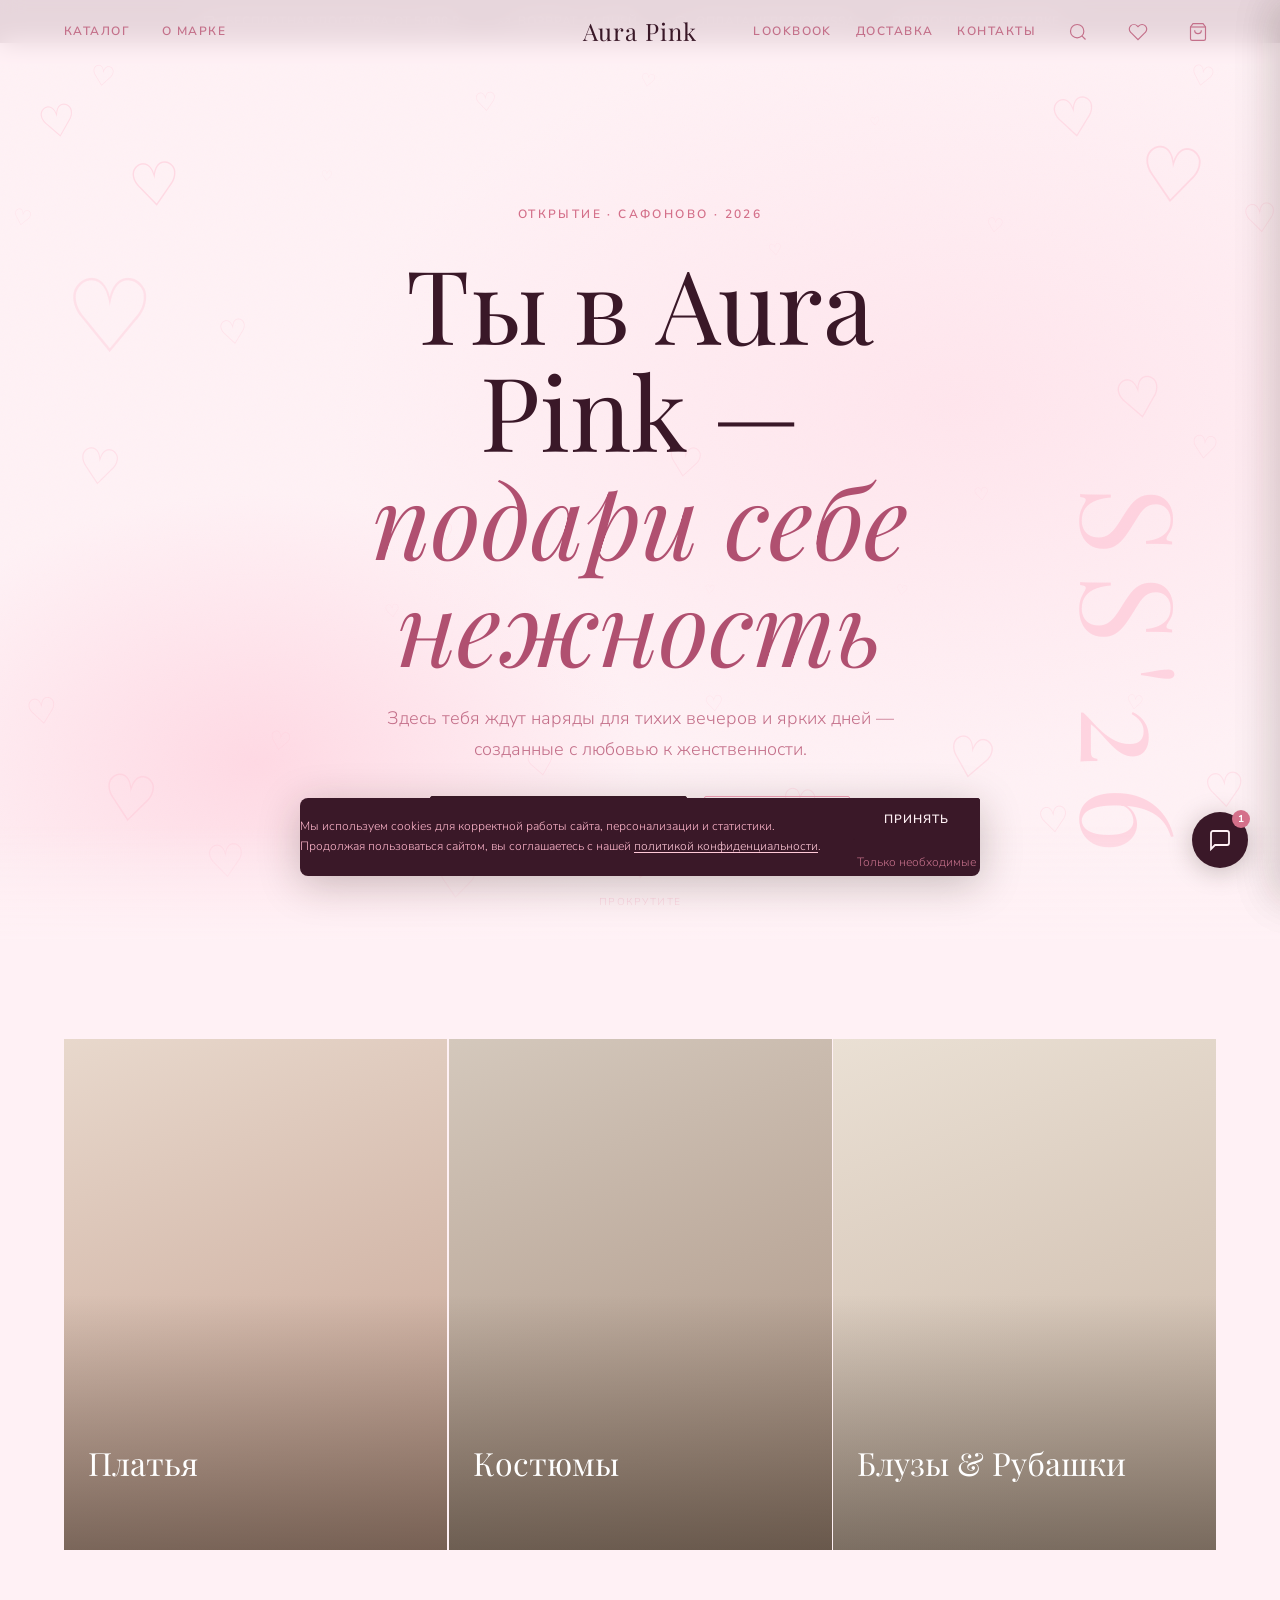
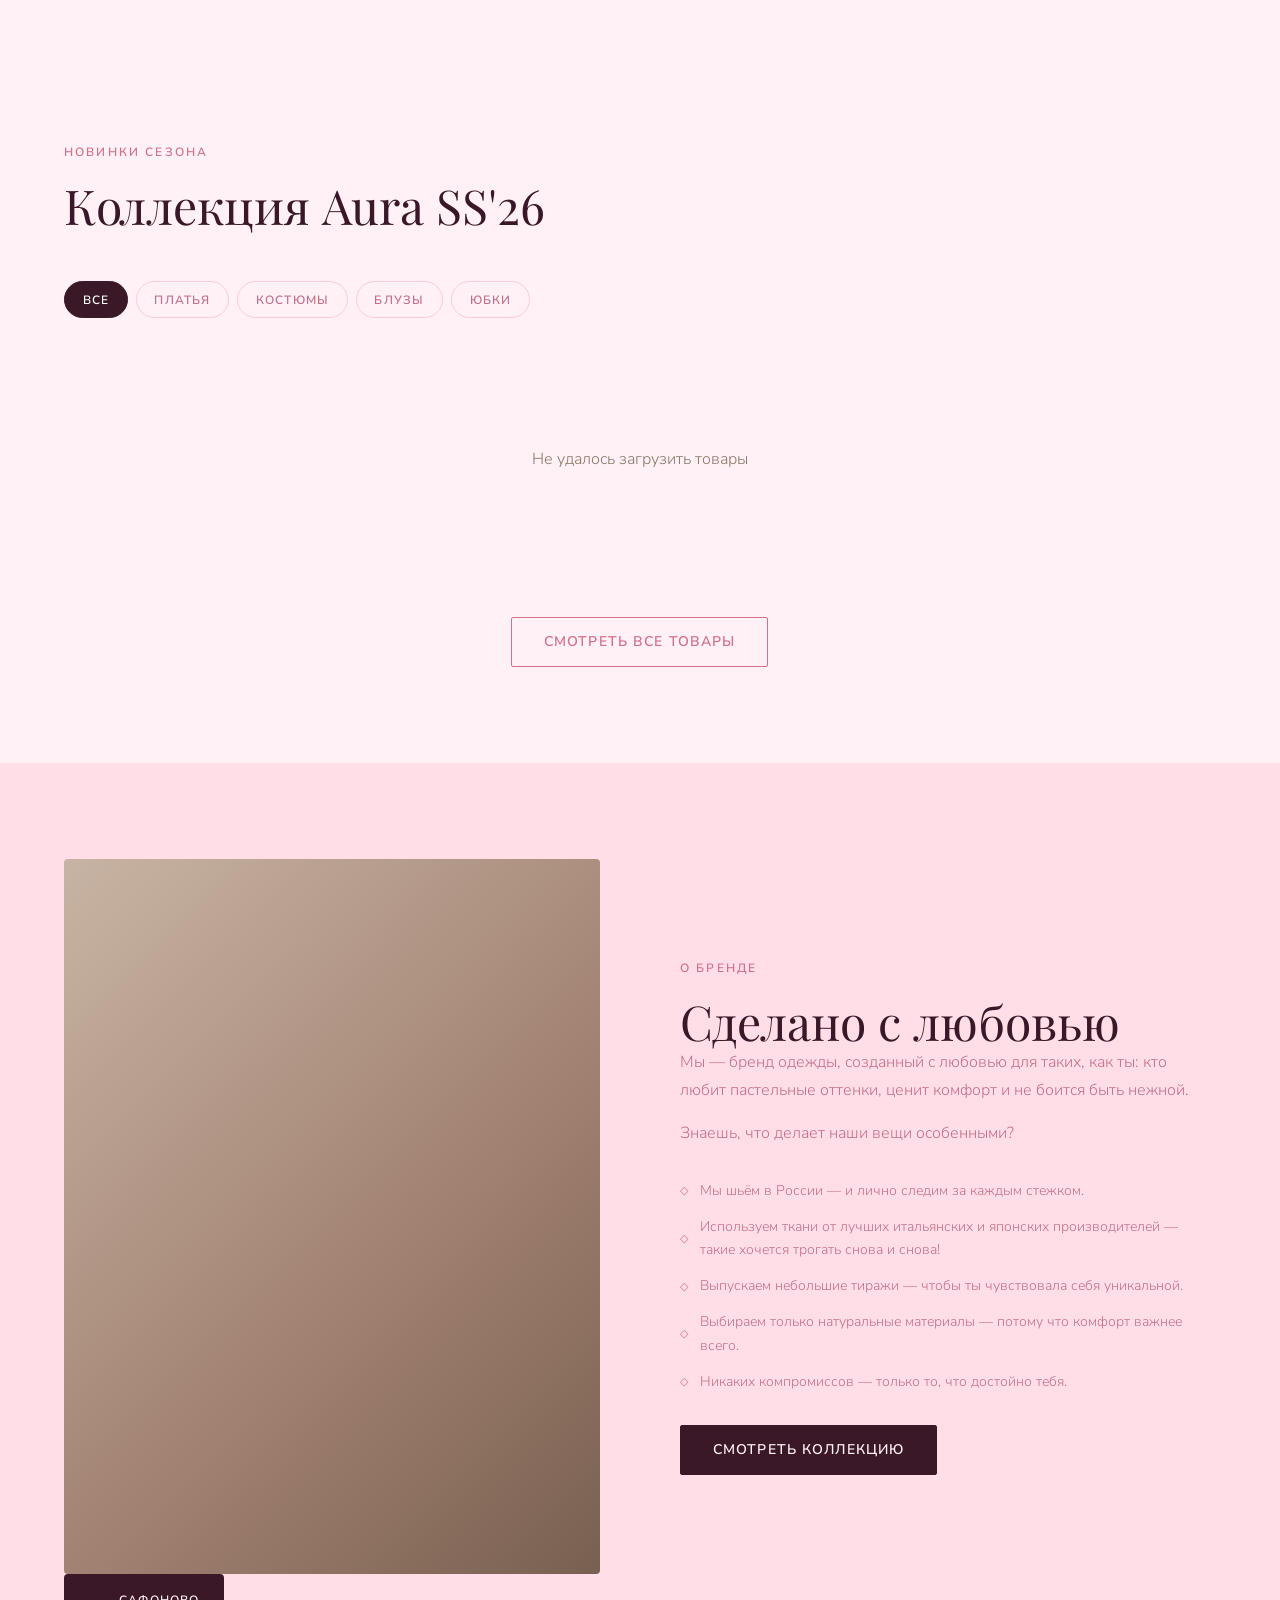
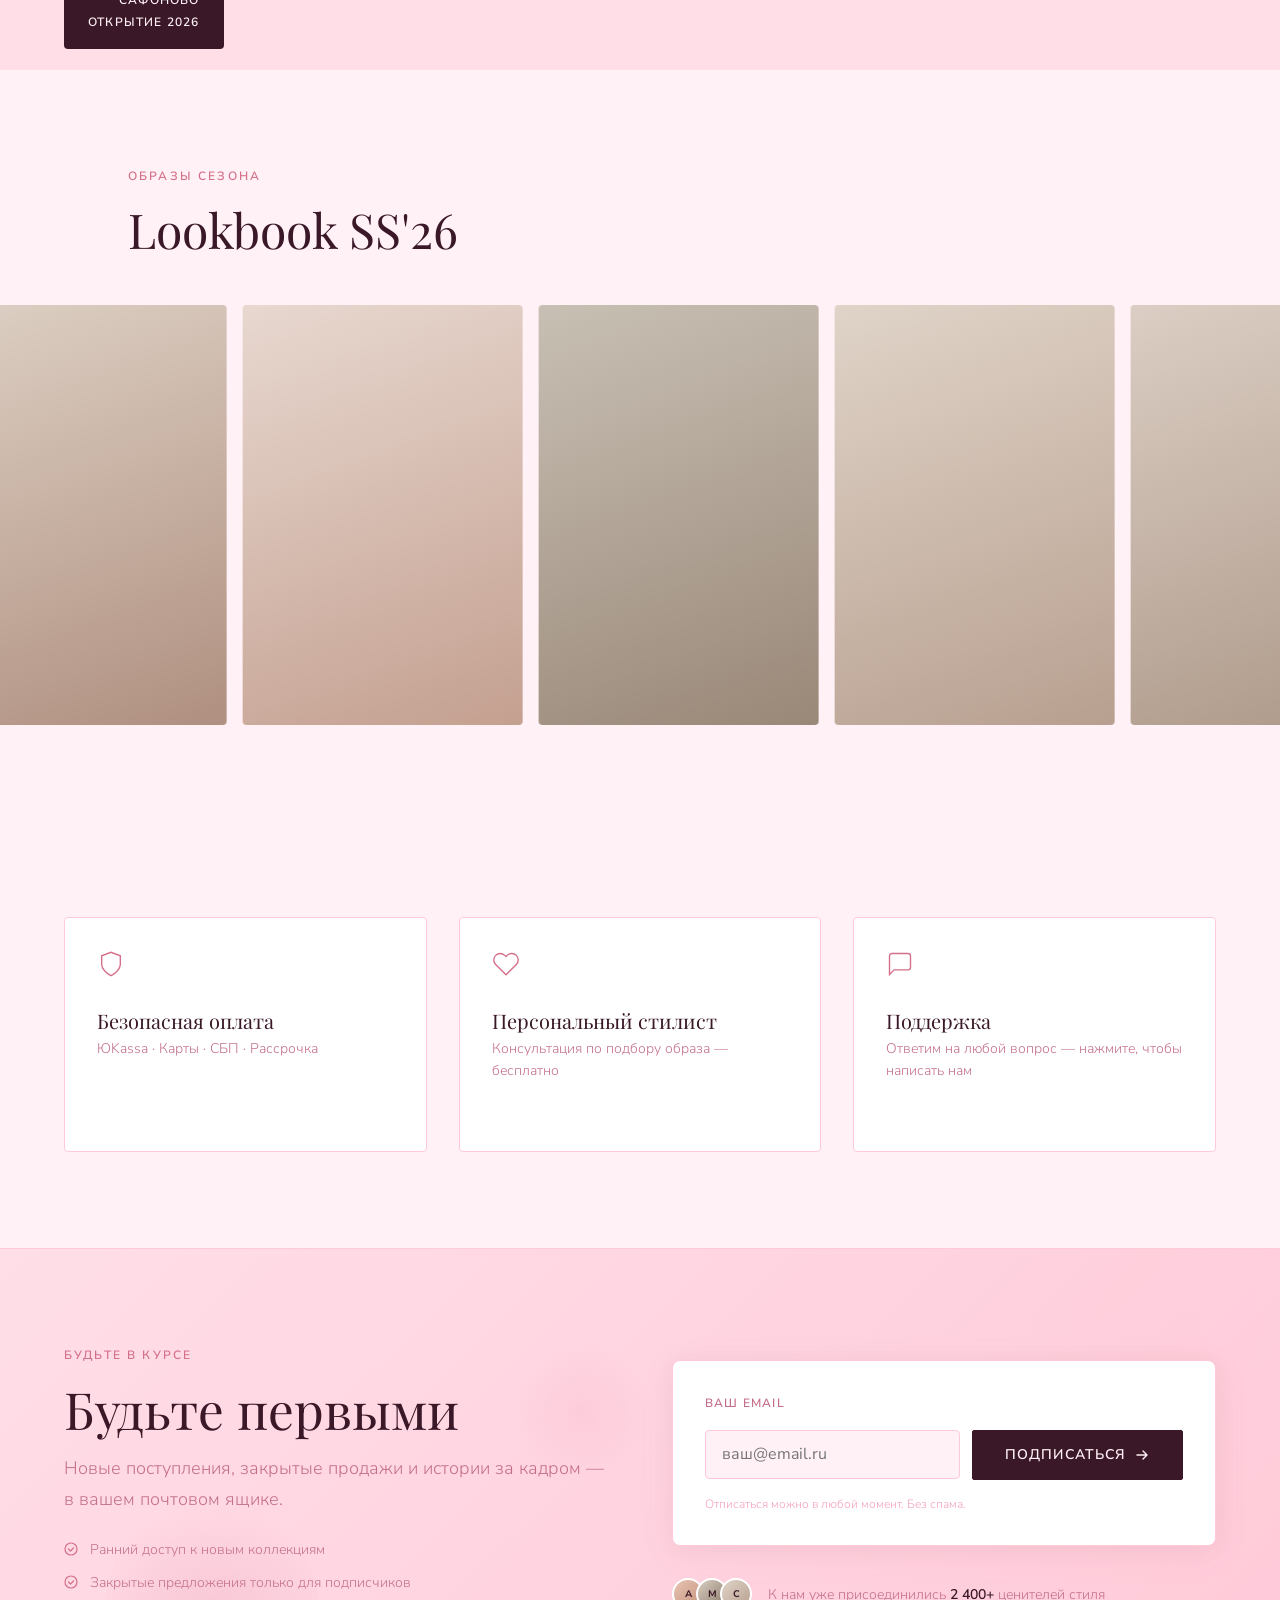
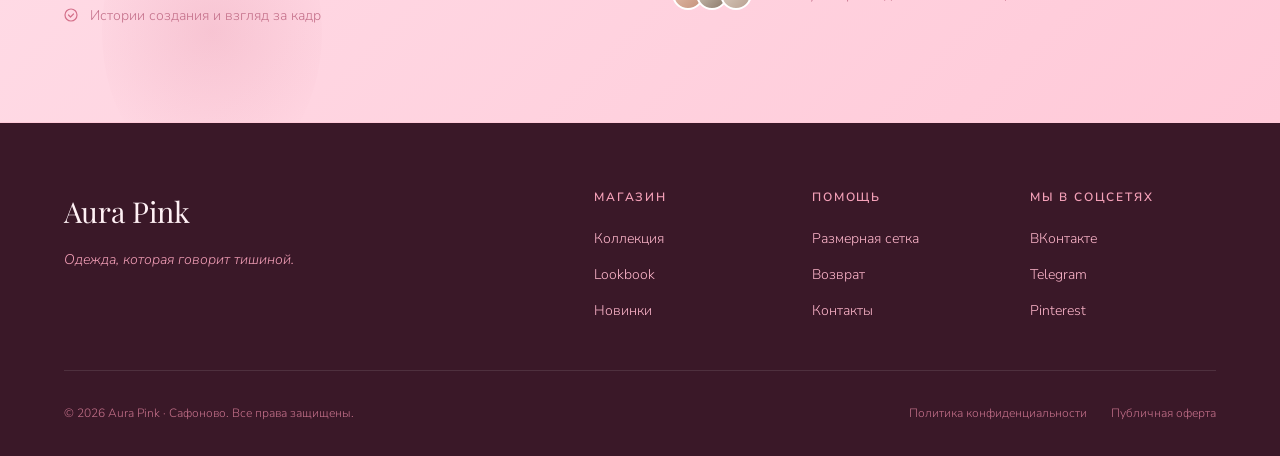
<file: index.html>
<!DOCTYPE html>
<html lang="ru">
<head>
  <!-- Yandex.Metrika counter -->
  <script type="text/javascript">
    (function(m,e,t,r,i,k,a){
      m[i]=m[i]||function(){(m[i].a=m[i].a||[]).push(arguments)};
      m[i].l=1*new Date();
      for (var j = 0; j < document.scripts.length; j++) {if (document.scripts[j].src === r) { return; }}
      k=e.createElement(t),a=e.getElementsByTagName(t)[0],k.async=1,k.src=r,a.parentNode.insertBefore(k,a)
    })(window, document,'script','https://mc.yandex.ru/metrika/tag.js?id=109393999','ym');
    ym(109393999, 'init', {ssr:true, webvisor:true, clickmap:true, ecommerce:'dataLayer', referrer: document.referrer, url: location.href, accurateTrackBounce:true, trackLinks:true});
  </script>
  <noscript><div><img src="https://mc.yandex.ru/watch/109393999" style="position:absolute; left:-9999px;" alt="" /></div></noscript>
  <!-- /Yandex.Metrika counter -->
  <meta charset="UTF-8" />
  <meta name="viewport" content="width=device-width, initial-scale=1.0, viewport-fit=cover" />
  <title>Aura Pink — Женская одежда</title>
  <meta name="theme-color" content="#FFF1F5" />
  <meta name="apple-mobile-web-app-capable" content="yes" />
  <meta name="apple-mobile-web-app-status-bar-style" content="default" />
  <meta name="description" content="Aura Pink — магазин женской одежды. Тихая роскошь, натуральные ткани, безупречный крой." />
  <link rel="preconnect" href="https://fonts.googleapis.com" />
  <link rel="preconnect" href="https://fonts.gstatic.com" crossorigin />
  <link href="https://fonts.googleapis.com/css2?family=Playfair+Display:ital,wght@0,400;0,600;0,700;1,400;1,600&family=Nunito+Sans:ital,wght@0,300;0,400;0,600;1,300&display=swap" rel="stylesheet" />
  <link rel="stylesheet" href="css/style.css" />
</head>
<body>

  <!-- ─── НАВИГАЦИЯ ─────────────────────────────────────── -->
  <header class="site-header" id="site-header">
    <div class="header-inner">
      <nav class="nav-left">
        <a href="catalog.html" class="nav-link">Каталог</a>
        <a href="#about" class="nav-link">О марке</a>
      </nav>

      <a href="#" class="logo" aria-label="Aura Pink — на главную">
        <span class="logo-text">Aura Pink</span>
      </a>

      <nav class="nav-right">
        <a href="#lookbook" class="nav-link">Lookbook</a>
        <a href="delivery.html" class="nav-link">Доставка</a>
        <a href="contacts.html" class="nav-link">Контакты</a>

        <!-- Поиск -->
        <button class="nav-icon-btn" id="search-toggle" aria-label="Поиск" aria-expanded="false">
          <svg width="20" height="20" viewBox="0 0 24 24" fill="none" stroke="currentColor" stroke-width="1.4"><circle cx="11" cy="11" r="8"/><line x1="21" y1="21" x2="16.65" y2="16.65"/></svg>
        </button>

        <!-- Избранное -->
        <button class="nav-icon-btn" id="wishlist-toggle" aria-label="Избранное">
          <svg width="20" height="20" viewBox="0 0 24 24" fill="none" stroke="currentColor" stroke-width="1.4"><path d="M20.84 4.61a5.5 5.5 0 00-7.78 0L12 5.67l-1.06-1.06a5.5 5.5 0 00-7.78 7.78l1.06 1.06L12 21.23l7.78-7.78 1.06-1.06a5.5 5.5 0 000-7.78z"/></svg>
          <span class="wishlist-count" id="wishlist-count" aria-live="polite"></span>
        </button>

        <!-- Корзина -->
        <button class="nav-icon-btn cart-btn" aria-label="Корзина" id="cart-toggle">
          <span class="cart-icon">
            <svg width="20" height="20" viewBox="0 0 24 24" fill="none" stroke="currentColor" stroke-width="1.4">
              <path d="M6 2L3 6v14a2 2 0 002 2h14a2 2 0 002-2V6l-3-4z"/>
              <line x1="3" y1="6" x2="21" y2="6"/>
              <path d="M16 10a4 4 0 01-8 0"/>
            </svg>
          </span>
          <span class="cart-count" id="cart-count" aria-live="polite">0</span>
        </button>

        <button class="burger" aria-label="Меню" id="burger">
          <span></span><span></span><span></span>
        </button>
      </nav>
    </div>
  </header>

  <div class="mobile-nav" id="mobile-nav" aria-hidden="true">
    <a href="catalog.html" class="mobile-nav-link">Каталог</a>
    <a href="#about" class="mobile-nav-link">О марке</a>
    <a href="#lookbook" class="mobile-nav-link">Lookbook</a>
    <a href="delivery.html" class="mobile-nav-link">Доставка</a>
    <a href="contacts.html" class="mobile-nav-link">Контакты</a>
  </div>
  </div><!-- /.mobile-nav -->


  <!-- ─── ПОИСК ───────────────────────────────────────────── -->
  <div class="search-overlay" id="search-overlay" aria-hidden="true">
    <div class="search-panel">
      <div class="search-input-wrap">
        <svg class="search-input-icon" width="18" height="18" viewBox="0 0 24 24" fill="none" stroke="currentColor" stroke-width="1.4"><circle cx="11" cy="11" r="8"/><line x1="21" y1="21" x2="16.65" y2="16.65"/></svg>
        <input type="search" class="search-input" id="search-input" placeholder="Поиск" autocomplete="off" aria-label="Поиск по сайту" />
        <button class="search-close" id="search-close" aria-label="Закрыть поиск">
          <svg width="18" height="18" viewBox="0 0 24 24" fill="none" stroke="currentColor" stroke-width="1.8"><line x1="18" y1="6" x2="6" y2="18"/><line x1="6" y1="6" x2="18" y2="18"/></svg>
        </button>
      </div>
      <div class="search-tags">
        <button class="search-tag">Платья</button>
        <button class="search-tag">Костюмы</button>
        <button class="search-tag">Блузы</button>
        <button class="search-tag">Юбки</button>
        <button class="search-tag">Рубашки</button>
        <button class="search-tag">Новинки</button>
        <button class="search-tag">Скидки</button>
        <button class="search-tag">Лён</button>
      </div>
    </div>
  </div>

  <!-- ─── ДОСТАВКА-СТРИП ──────────────────────────────── -->
  <div class="delivery-strip">
    <div class="delivery-strip-inner">
      <span class="delivery-strip-item">
        <svg width="14" height="14" viewBox="0 0 24 24" fill="none" stroke="currentColor" stroke-width="1.8"><rect x="1" y="3" width="15" height="13"/><path d="M16 8h4l3 5v3h-7V8z"/><circle cx="5.5" cy="18.5" r="2.5"/><circle cx="18.5" cy="18.5" r="2.5"/></svg>
        Бесплатная доставка от 5 000 ₽
      </span>
      <span class="delivery-strip-dot">·</span>
      <span class="delivery-strip-item">
        <svg width="14" height="14" viewBox="0 0 24 24" fill="none" stroke="currentColor" stroke-width="1.8"><polyline points="23 6 13.5 15.5 8.5 10.5 1 18"/><polyline points="17 6 23 6 23 12"/></svg>
        Возврат 14 дней
      </span>
      <span class="delivery-strip-dot">·</span>
      <span class="delivery-strip-item">
        <svg width="14" height="14" viewBox="0 0 24 24" fill="none" stroke="currentColor" stroke-width="1.8"><path d="M12 22s8-4 8-10V5l-8-3-8 3v7c0 6 8 10 8 10z"/></svg>
        Оплата через ЮKassa
      </span>
      <span class="delivery-strip-dot">·</span>
      <a href="delivery.html" class="delivery-strip-item delivery-strip-link">
        Подробнее о доставке →
      </a>
    </div>
  </div>

  <!-- ─── HERO ──────────────────────────────────────────── -->
  <section class="hero" aria-label="Главный баннер">
    <div class="hero-bg">
      <div class="hero-noise"></div>
      <div class="hero-gradient"></div>
    </div>

    <div class="hero-content">
      <p class="hero-eyebrow reveal">Открытие · Сафоново · 2026</p>
      <h1 class="hero-title reveal">
        <span class="line">Ты в Aura Pink —</span>
        <span class="line italic">подари себе нежность</span>
      </h1>
      <p class="hero-desc reveal">Здесь тебя ждут наряды для тихих вечеров и ярких дней —<br>созданные с любовью к женственности.</p>
      <div class="hero-cta reveal">
        <a href="#collection" class="btn btn--primary">Смотреть коллекцию</a>
        <a href="#about" class="btn btn--ghost">О бренде</a>
      </div>
    </div>

    <div class="hero-scroll-hint" aria-hidden="true"><span class="scroll-label">прокрутите</span></div>

    <div class="hero-deco hero-deco--1" aria-hidden="true">SS'26</div>
    <div class="hero-deco hero-deco--2" aria-hidden="true">♡</div>
    <div class="hero-hearts" id="hero-hearts" aria-hidden="true"></div>
  </section>

  <!-- ─── КАТЕГОРИИ ─────────────────────────────────────── -->
  <section class="categories section" aria-label="Категории">
    <div class="container">
      <div class="categories-grid">
        <article class="category-card reveal" data-delay="0" data-category-filter="dress" role="button" tabindex="0" style="cursor:pointer">
          <div class="category-img category-img--1">
            <div class="category-overlay"></div>
          </div>
          <div class="category-info">
            <h3 class="category-name">Платья</h3>
            <span class="category-link" id="count-dress">Загрузка...</span>
          </div>
        </article>

        <article class="category-card reveal" data-delay="1" data-category-filter="suit" role="button" tabindex="0" style="cursor:pointer">
          <div class="category-img category-img--2">
            <div class="category-overlay"></div>
          </div>
          <div class="category-info">
            <h3 class="category-name">Костюмы</h3>
            <span class="category-link" id="count-suit">Загрузка...</span>
          </div>
        </article>

        <article class="category-card reveal" data-delay="2" data-category-filter="blouse" role="button" tabindex="0" style="cursor:pointer">
          <div class="category-img category-img--3">
            <div class="category-overlay"></div>
          </div>
          <div class="category-info">
            <h3 class="category-name">Блузы & Рубашки</h3>
            <span class="category-link" id="count-blouse">Загрузка...</span>
          </div>
        </article>
      </div>
    </div>
  </section>

  <!-- ─── КОЛЛЕКЦИЯ ─────────────────────────────────────── -->
  <section class="collection section" id="collection" aria-label="Коллекция">
    <div class="container">
      <header class="section-header reveal">
        <p class="section-eyebrow">Новинки сезона</p>
        <h2 class="section-title">Коллекция Aura&nbsp;SS'26</h2>
      </header>

      <div class="filters reveal">
        <button class="filter-btn active" data-filter="all">Все</button>
        <button class="filter-btn" data-filter="dress">Платья</button>
        <button class="filter-btn" data-filter="suit">Костюмы</button>
        <button class="filter-btn" data-filter="blouse">Блузы</button>
        <button class="filter-btn" data-filter="skirt">Юбки</button>
      </div>

      <div class="products-grid" id="products-grid" aria-label="Список товаров">
        <div class="products-loading" id="products-loading"><span class="loading-dot"></span><span class="loading-dot"></span><span class="loading-dot"></span></div>
      </div>

      <div class="collection-footer reveal">
        <a href="#collection" class="btn btn--outline" id="btn-show-all">Смотреть все товары</a>
      </div>
    </div>
  </section>

  <!-- ─── О МАРКЕ ───────────────────────────────────────── -->
  <section class="about-banner section" id="about" aria-label="О марке">
    <div class="about-inner">
      <div class="about-img-block">
        <div class="about-img"></div>
        <div class="about-img-caption" aria-hidden="true">
          <span>Сафоново</span>
          <span>открытие 2026</span>
        </div>
      </div>

      <div class="about-content">
        <p class="section-eyebrow reveal">О бренде</p>
        <h2 class="section-title reveal">Сделано с&nbsp;любовью</h2>
        <p class="about-text reveal">Мы — бренд одежды, созданный с любовью для таких, как ты: кто любит пастельные оттенки, ценит комфорт и не боится быть нежной.</p>
        <p class="about-text reveal">Знаешь, что делает наши вещи особенными?</p>
        <ul class="about-values reveal">
          <li class="value-item"><span class="value-icon">◇</span><span>Мы шьём в России — и лично следим за каждым стежком.</span></li>
          <li class="value-item"><span class="value-icon">◇</span><span>Используем ткани от лучших итальянских и японских производителей — такие хочется трогать снова и снова!</span></li>
          <li class="value-item"><span class="value-icon">◇</span><span>Выпускаем небольшие тиражи — чтобы ты чувствовала себя уникальной.</span></li>
          <li class="value-item"><span class="value-icon">◇</span><span>Выбираем только натуральные материалы — потому что комфорт важнее всего.</span></li>
          <li class="value-item"><span class="value-icon">◇</span><span>Никаких компромиссов — только то, что достойно тебя.</span></li>
        </ul>
        <a href="#collection" class="btn btn--primary reveal">Смотреть коллекцию</a>
      </div>
    </div>
  </section>

  <!-- ─── LOOKBOOK ────────────────────────────────────── -->
  <section class="lookbook section" id="lookbook" aria-label="Lookbook">
    <div class="container">
      <header class="section-header reveal">
        <p class="section-eyebrow">Образы сезона</p>
        <h2 class="section-title">Lookbook SS'26</h2>
      </header>
    </div>

    <div class="lookbook-strip" id="lookbook-strip">
      <div class="lookbook-track" id="lookbook-track">
        <div class="look look--1"></div>
        <div class="look look--2"></div>
        <div class="look look--3"></div>
        <div class="look look--4"></div>
        <div class="look look--5"></div>
        <div class="look look--6"></div>
        <div class="look look--1" aria-hidden="true"></div>
        <div class="look look--2" aria-hidden="true"></div>
        <div class="look look--3" aria-hidden="true"></div>
        <div class="look look--4" aria-hidden="true"></div>
        <div class="look look--5" aria-hidden="true"></div>
        <div class="look look--6" aria-hidden="true"></div>
        <div class="look look--1" aria-hidden="true"></div>
        <div class="look look--2" aria-hidden="true"></div>
        <div class="look look--3" aria-hidden="true"></div>
        <div class="look look--4" aria-hidden="true"></div>
        <div class="look look--5" aria-hidden="true"></div>
        <div class="look look--6" aria-hidden="true"></div>
        <div class="look look--1" aria-hidden="true"></div>
        <div class="look look--2" aria-hidden="true"></div>
        <div class="look look--3" aria-hidden="true"></div>
        <div class="look look--4" aria-hidden="true"></div>
        <div class="look look--5" aria-hidden="true"></div>
        <div class="look look--6" aria-hidden="true"></div>
      </div>
    </div>
  </section>

  <!-- ─── ПРЕИМУЩЕСТВА ─────────────────────────────────── -->
  <section class="perks section" aria-label="Преимущества">
    <div class="container">
      <div class="perks-grid">

        <div class="perk reveal" data-delay="0">
          <div class="perk-icon">
            <svg width="28" height="28" viewBox="0 0 24 24" fill="none" stroke="currentColor" stroke-width="1.2"><path d="M12 22s8-4 8-10V5l-8-3-8 3v7c0 6 8 10 8 10z"/></svg>
          </div>
          <div class="perk-content">
          <h4 class="perk-title">Безопасная оплата</h4>
          <p class="perk-text">ЮKassa · Карты · СБП · Рассрочка</p>
          </div>
        </div>

        <div class="perk reveal" data-delay="1">
          <div class="perk-icon">
            <svg width="28" height="28" viewBox="0 0 24 24" fill="none" stroke="currentColor" stroke-width="1.2"><path d="M20.84 4.61a5.5 5.5 0 00-7.78 0L12 5.67l-1.06-1.06a5.5 5.5 0 00-7.78 7.78l1.06 1.06L12 21.23l7.78-7.78 1.06-1.06a5.5 5.5 0 000-7.78z"/></svg>
          </div>
          <div class="perk-content">
          <h4 class="perk-title">Персональный стилист</h4>
          <p class="perk-text">Консультация по подбору образа — бесплатно</p>
          </div>
        </div>

        <div class="perk perk--support reveal" data-delay="2" id="perk-support" role="button" tabindex="0" aria-label="Открыть чат поддержки">
          <div class="perk-icon">
            <svg width="28" height="28" viewBox="0 0 24 24" fill="none" stroke="currentColor" stroke-width="1.2"><path d="M21 15a2 2 0 01-2 2H7l-4 4V5a2 2 0 012-2h14a2 2 0 012 2z"/></svg>
          </div>
          <div class="perk-content">
          <h4 class="perk-title">Поддержка</h4>
          <p class="perk-text">Ответим на любой вопрос — нажмите, чтобы написать нам</p>
          </div>
          <span class="perk-cta">Написать →</span>
        </div>

      </div>
    </div>
  </section>

  <!-- ─── ПОДПИСКА ──────────────────────────────────────── -->
  <section class="subscribe section" aria-label="Подписка на новости">
    <div class="subscribe-bg-decor" aria-hidden="true">
      <span class="subscribe-petal subscribe-petal--1"></span>
      <span class="subscribe-petal subscribe-petal--2"></span>
      <span class="subscribe-petal subscribe-petal--3"></span>
    </div>
    <div class="container">
      <div class="subscribe-inner reveal">
        <div class="subscribe-content">
          <p class="section-eyebrow">Будьте в&nbsp;курсе</p>
          <h2 class="subscribe-title">Будьте первыми</h2>
          <p class="subscribe-text">Новые поступления, закрытые продажи и&nbsp;истории за&nbsp;кадром — в&nbsp;вашем почтовом ящике.</p>
          <ul class="subscribe-perks" aria-label="Что вы получите">
            <li class="subscribe-perk-item">
              <svg class="subscribe-perk-icon" width="14" height="14" viewBox="0 0 14 14" fill="none" aria-hidden="true"><circle cx="7" cy="7" r="6" stroke="currentColor" stroke-width="1.2"/><path d="M4.5 7l2 2 3-3" stroke="currentColor" stroke-width="1.2" stroke-linecap="round" stroke-linejoin="round"/></svg>
              Ранний доступ к&nbsp;новым коллекциям
            </li>
            <li class="subscribe-perk-item">
              <svg class="subscribe-perk-icon" width="14" height="14" viewBox="0 0 14 14" fill="none" aria-hidden="true"><circle cx="7" cy="7" r="6" stroke="currentColor" stroke-width="1.2"/><path d="M4.5 7l2 2 3-3" stroke="currentColor" stroke-width="1.2" stroke-linecap="round" stroke-linejoin="round"/></svg>
              Закрытые предложения только для подписчиков
            </li>
            <li class="subscribe-perk-item">
              <svg class="subscribe-perk-icon" width="14" height="14" viewBox="0 0 14 14" fill="none" aria-hidden="true"><circle cx="7" cy="7" r="6" stroke="currentColor" stroke-width="1.2"/><path d="M4.5 7l2 2 3-3" stroke="currentColor" stroke-width="1.2" stroke-linecap="round" stroke-linejoin="round"/></svg>
              Истории создания и&nbsp;взгляд за&nbsp;кадр
            </li>
          </ul>
        </div>
        <div class="subscribe-form-wrap">
          <form class="subscribe-form" id="subscribe-form" novalidate>
            <label class="subscribe-label" for="subscribe-email">Ваш email</label>
            <div class="subscribe-input-wrap">
              <input type="email" id="subscribe-email" class="subscribe-input" placeholder="ваш@email.ru" aria-label="Email для подписки" required />
              <button type="submit" class="btn btn--primary subscribe-submit">
                <span>Подписаться</span>
                <svg width="16" height="16" viewBox="0 0 16 16" fill="none" aria-hidden="true"><path d="M3 8h10M9 4l4 4-4 4" stroke="currentColor" stroke-width="1.4" stroke-linecap="round" stroke-linejoin="round"/></svg>
              </button>
            </div>
            <p class="subscribe-note">Отписаться можно в&nbsp;любой момент. Без спама.</p>
          </form>
          <div class="subscribe-social-proof">
            <div class="subscribe-avatars" aria-hidden="true">
              <span class="subscribe-avatar" style="background: linear-gradient(135deg,#E8C4B4,#C4927A)">А</span>
              <span class="subscribe-avatar" style="background: linear-gradient(135deg,#D9CFC2,#8A7869)">М</span>
              <span class="subscribe-avatar" style="background: linear-gradient(135deg,#E0D4C8,#B8A090)">С</span>
            </div>
            <p class="subscribe-social-text">К&nbsp;нам уже присоединились <strong>2 400+</strong> ценителей стиля</p>
          </div>
        </div>
      </div>
    </div>
  </section>

<!-- ─── ФУТЕР ─────────────────────────────────────────── -->
  <!-- ─── КНОПКА НАВЕРХ ────────────────────────────────── -->
  <button class="back-to-top" id="back-to-top" aria-label="Наверх">
    <svg width="26" height="26" viewBox="0 0 24 24" fill="none" stroke="currentColor" stroke-width="2.5"><polyline points="18 15 12 9 6 15"/></svg>
  </button>

  <footer class="site-footer" aria-label="Подвал сайта">
    <div class="footer-inner">
      <div class="footer-top">
        <div class="footer-brand">
          <p class="footer-logo">Aura Pink</p>
          <p class="footer-tagline">Одежда, которая говорит тишиной.</p>
        </div>

        <nav class="footer-nav" aria-label="Навигация по разделам">
          <div class="footer-col">
            <p class="footer-col-title">Магазин</p>
            <a href="#collection" class="footer-link">Коллекция</a>
            <a href="#lookbook" class="footer-link">Lookbook</a>
            <a href="#" class="footer-link">Новинки</a>
          </div>

          <div class="footer-col">
            <p class="footer-col-title">Помощь</p>
            <a href="#" class="footer-link">Размерная сетка</a>
            <a href="#" class="footer-link">Возврат</a>
            <a href="#" class="footer-link">Контакты</a>
          </div>

          <div class="footer-col">
            <p class="footer-col-title">Мы в соцсетях</p>
            <a href="#" class="footer-link">ВКонтакте</a>
            <a href="#" class="footer-link">Telegram</a>
            <a href="#" class="footer-link">Pinterest</a>
          </div>
        </nav>
      </div>

      <div class="footer-bottom">
        <p class="footer-copy">© 2026 Aura Pink · Сафоново. Все права защищены.</p>
        <div class="footer-legal">
          <a href="privacy.html" class="footer-link-sm">Политика конфиденциальности</a>
          <a href="oferta.html" class="footer-link-sm">Публичная оферта</a>
        </div>
      </div>
    </div>
  </footer>

  <!-- ─── SIDEBAR КОРЗИНА ───────────────────────────────── -->
  <aside class="cart-sidebar" id="cart-sidebar" aria-label="Корзина" aria-hidden="true">
    <div class="cart-backdrop" id="cart-backdrop"></div>
    <div class="cart-panel">
      <header class="cart-header">
        <h2 class="cart-title">Корзина</h2>
        <button class="cart-close" id="cart-close" aria-label="Закрыть корзину">
          <svg width="20" height="20" viewBox="0 0 24 24" fill="none" stroke="currentColor" stroke-width="1.4"><line x1="18" y1="6" x2="6" y2="18"/><line x1="6" y1="6" x2="18" y2="18"/></svg>
        </button>
      </header>
      <div class="cart-body" id="cart-body">
        <div class="cart-empty" id="cart-empty">
          <p class="cart-empty-icon">◇</p>
          <p class="cart-empty-text">В корзине пока пусто</p>
          <a href="#collection" class="btn btn--ghost cart-empty-btn">Перейти в каталог</a>
        </div>
        <ul class="cart-items" id="cart-items" aria-live="polite"></ul>
      </div>
      <footer class="cart-footer" id="cart-footer" style="display:none;">
        <div class="cart-total-row">
          <span class="cart-total-label">Итого</span>
          <span class="cart-total-price" id="cart-total">0 ₽</span>
        </div>
        <button class="btn btn--primary cart-checkout" id="checkout-btn">Оформить заказ</button>
        <p class="cart-pay-note">Оплата через ЮKassa · Безопасно</p>
      </footer>
    </div>
  </aside>


  <!-- ─── SIDEBAR ИЗБРАННОЕ ────────────────────────────── -->
  <aside class="cart-sidebar" id="wishlist-sidebar" aria-label="Избранное" aria-hidden="true">
    <div class="cart-backdrop" id="wishlist-backdrop"></div>
    <div class="cart-panel">
      <header class="cart-header">
        <h2 class="cart-title">Избранное</h2>
        <button class="cart-close" id="wishlist-close" aria-label="Закрыть избранное">
          <svg width="20" height="20" viewBox="0 0 24 24" fill="none" stroke="currentColor" stroke-width="1.4"><line x1="18" y1="6" x2="6" y2="18"/><line x1="6" y1="6" x2="18" y2="18"/></svg>
        </button>
      </header>
      <div class="cart-body" id="wishlist-body">
        <div class="cart-empty" id="wishlist-empty">
          <p class="cart-empty-icon">♡</p>
          <p class="cart-empty-text">Вы ещё ничего не добавили</p>
          <a href="#collection" class="btn btn--ghost cart-empty-btn">Смотреть коллекцию</a>
        </div>
        <ul class="cart-items" id="wishlist-items" aria-live="polite"></ul>
      </div>
    </div>
  </aside>

  <!-- ─── МОДАЛКА РАЗМЕРА ──────────────────────────────── -->
  <div class="modal-overlay" id="size-modal" aria-hidden="true" role="dialog" aria-modal="true" aria-label="Выбор размера">
    <div class="modal-panel">
      <button class="modal-close" id="modal-close" aria-label="Закрыть">
        <svg width="18" height="18" viewBox="0 0 24 24" fill="none" stroke="currentColor" stroke-width="1.4"><line x1="18" y1="6" x2="6" y2="18"/><line x1="6" y1="6" x2="18" y2="18"/></svg>
      </button>
      <div class="modal-img-wrap">
        <div class="modal-product-img" id="modal-img"></div>
      </div>
      <div class="modal-content">
        <p class="modal-brand">Aura Pink</p>
        <h3 class="modal-product-name" id="modal-name"></h3>
        <p class="modal-price" id="modal-price"></p>
        <div class="modal-sizes">
          <p class="modal-label">Выберите размер</p>
          <div class="size-selector" id="size-selector">
            <button class="size-option" data-size="XS">XS</button>
            <button class="size-option" data-size="S">S</button>
            <button class="size-option active" data-size="M">M</button>
            <button class="size-option" data-size="L">L</button>
            <button class="size-option" data-size="XL">XL</button>
          </div>
        </div>
        <button class="btn btn--primary modal-add-to-cart" id="modal-add-btn">Добавить в корзину</button>
      </div>
    </div>
  </div>

  <!-- ─── ТОСТ ─────────────────────────────────────────── -->
  <div class="toast-container" id="toast-container" aria-live="polite" aria-atomic="true"></div>

  <!-- ─── МОДАЛКА ОПЛАТЫ ───────────────────────────────── -->
  <div class="modal-overlay" id="payment-modal" aria-hidden="true" role="dialog" aria-modal="true" aria-label="Оформление заказа">
    <div class="modal-panel modal-panel--payment">
      <button class="modal-close" id="payment-modal-close" aria-label="Закрыть">
        <svg width="18" height="18" viewBox="0 0 24 24" fill="none" stroke="currentColor" stroke-width="1.4"><line x1="18" y1="6" x2="6" y2="18"/><line x1="6" y1="6" x2="18" y2="18"/></svg>
      </button>
      <div class="payment-content">
        <div class="payment-header">
          <p class="modal-brand">Aura Pink</p>
          <h3 class="payment-title">Оформление заказа</h3>
        </div>
        <div class="payment-order-summary" id="payment-summary"></div>
        <div class="payment-form-section">
          <p class="modal-label">Контактные данные</p>
          <div class="payment-fields">
            <input type="text" class="payment-input" placeholder="Имя и фамилия" id="pay-name" />
            <input type="email" class="payment-input" placeholder="Email" id="pay-email" />
            <input type="tel" class="payment-input" placeholder="Телефон" id="pay-phone" />
          </div>
          <p class="modal-label" style="margin-top:1.5rem;">Адрес доставки</p>
          <div class="payment-fields">
            <input type="text" class="payment-input" placeholder="Город" id="pay-city" />
            <input type="text" class="payment-input" placeholder="Улица, дом, квартира" id="pay-address" />
            <input type="text" class="payment-input" placeholder="Индекс" id="pay-zip" />
          </div>
          <p class="modal-label" style="margin-top:1.5rem;">Способ оплаты</p>
          <div class="payment-methods">
            <label class="pay-method active" data-method="bank_card">
              <input type="radio" name="pay_method" value="bank_card" checked hidden/>
              <span class="pay-method-label">Банковская карта</span>
            </label>
            <label class="pay-method" data-method="sbp">
              <input type="radio" name="pay_method" value="sbp" hidden/>
              <span class="pay-method-label">СБП</span>
            </label>
            <label class="pay-method" data-method="yoo_money">
              <input type="radio" name="pay_method" value="yoo_money" hidden/>
              <span class="pay-method-label">ЮMoney</span>
            </label>
          </div>
        </div>
        <div class="payment-total-row">
          <span>Итого к оплате</span>
          <strong id="payment-total-display">0 ₽</strong>
        </div>
        <button class="btn btn--primary payment-submit" id="payment-submit-btn">
          Перейти к оплате через ЮKassa
        </button>
        <p class="cart-pay-note">Платёж обрабатывается сервисом ЮKassa.<br>256-bit SSL шифрование.</p>
        <div id="yokassa-widget-container"></div>
      </div>
    </div>
  </div>

  <!-- ─── ЧАТ ПОДДЕРЖКИ ────────────────────────────────── -->
  <div class="support-widget" id="support-widget" aria-label="Чат поддержки">
    <div class="support-chat" id="support-chat" aria-hidden="true">
      <div class="support-chat-header">
        <div class="support-avatar">AP</div>
        <div class="support-info">
          <p class="support-name">Aura Pink</p>
          <p class="support-status">
            <span class="support-online-dot"></span>Онлайн · ответим быстро
          </p>
        </div>
        <button class="support-chat-close" id="support-chat-close" aria-label="Закрыть чат">
          <svg width="16" height="16" viewBox="0 0 24 24" fill="none" stroke="currentColor" stroke-width="2"><line x1="18" y1="6" x2="6" y2="18"/><line x1="6" y1="6" x2="18" y2="18"/></svg>
        </button>
      </div>

      <div class="support-messages" id="support-messages">
        <div class="support-msg support-msg--in">
          <p>Привет! 👋 Рада вас видеть в Aura Pink.</p>
          <p>Если есть вопросы по размеру или составу — спрашивайте, я помогу.</p>
        </div>
      </div>

      <div class="support-input-row">
        <input type="text" class="support-input" id="support-input" placeholder="Написать сообщение…" aria-label="Сообщение поддержке" maxlength="500" />
        <button class="support-send" id="support-send" aria-label="Отправить">
          <svg width="18" height="18" viewBox="0 0 24 24" fill="none" stroke="currentColor" stroke-width="2"><line x1="22" y1="2" x2="11" y2="13"/><polygon points="22 2 15 22 11 13 2 9 22 2"/></svg>
        </button>
      </div>
    </div>

    <button class="support-fab" id="support-fab" aria-label="Открыть чат поддержки" aria-expanded="false">
      <span class="support-fab-icon support-fab-icon--chat">
        <svg width="24" height="24" viewBox="0 0 24 24" fill="none" stroke="currentColor" stroke-width="1.8"><path d="M21 15a2 2 0 01-2 2H7l-4 4V5a2 2 0 012-2h14a2 2 0 012 2z"/></svg>
      </span>
      <span class="support-fab-icon support-fab-icon--close">
        <svg width="26" height="26" viewBox="0 0 24 24" fill="none" stroke="currentColor" stroke-width="2"><line x1="18" y1="6" x2="6" y2="18"/><line x1="6" y1="6" x2="18" y2="18"/></svg>
      </span>
      <span class="support-fab-badge" id="support-badge" aria-hidden="true">1</span>
    </button>
  </div>


  <!-- ─── COOKIE БАННЕР ───────────────────────────────────── -->
  <div class="cookie-banner" id="cookie-banner" role="alertdialog" aria-label="Использование cookies" aria-hidden="true">
    <p class="cookie-text">
      Мы используем cookies для корректной работы сайта, персонализации и статистики.
      Продолжая пользоваться сайтом, вы соглашаетесь с нашей
      <a href="privacy.html" class="cookie-link">политикой конфиденциальности</a>.
    </p>
    <div class="cookie-actions">
      <button class="btn btn--primary cookie-accept" id="cookie-accept">Принять</button>
      <button class="cookie-decline" id="cookie-decline">Только необходимые</button>
    </div>
  </div>

  <script src="js/script.js"></script>
  <script src="js/supabase.js"></script>
  <script>
    // Back to top
    const _btt = document.getElementById('back-to-top');
    if (_btt) {
      window.addEventListener('scroll', () => {
        _btt.classList.toggle('visible', window.scrollY > 300);
      }, { passive: true });
      _btt.addEventListener('click', () => window.scrollTo({ top: 0, behavior: 'smooth' }));
    }
  </script>
<script>
(function() {
  const container = document.getElementById('hero-hearts');
  if (!container) return;
  const hero = container.closest('.hero');
  const W = hero ? hero.offsetWidth : window.innerWidth;
  const H = hero ? hero.offsetHeight : window.innerHeight;

  const hearts = [
    [0.03, 0.06, 44, -10, 0.55],
    [0.07, 0.02, 28,   8, 0.40],
    [0.10, 0.12, 60,  -5, 0.58],
    [0.01, 0.18, 22,  12, 0.32],
    [0.17, 0.30, 34,  -8, 0.36],
    [0.06, 0.44, 50,   6, 0.42],
    [0.37, 0.05, 26,  -5, 0.36],
    [0.50, 0.03, 18,  10, 0.28],
    [0.52, 0.44, 42,   8, 0.38],
    [0.34, 0.53, 22, -12, 0.30],
    [0.82, 0.05, 54,  -8, 0.50],
    [0.89, 0.10, 76,   5, 0.56],
    [0.93, 0.02, 28,  12, 0.36],
    [0.97, 0.17, 40,  -6, 0.40],
    [0.77, 0.19, 20,   8, 0.28],
    [0.87, 0.36, 56, -10, 0.46],
    [0.93, 0.43, 32,   6, 0.36],
    [0.76, 0.49, 18,  -5, 0.28],
    [0.02, 0.72, 36,  -8, 0.40],
    [0.08, 0.80, 64,   6, 0.50],
    [0.16, 0.88, 46,  -5, 0.46],
    [0.21, 0.76, 26,  10, 0.36],
    [0.27, 0.84, 80,  -8, 0.55],
    [0.34, 0.90, 50,   5, 0.46],
    [0.41, 0.78, 34, -10, 0.38],
    [0.48, 0.86, 68,   8, 0.50],
    [0.55, 0.72, 22,  -5, 0.32],
    [0.61, 0.82, 42,   6, 0.40],
    [0.68, 0.88, 28,  -8, 0.36],
    [0.74, 0.76, 56,  10, 0.46],
    [0.81, 0.84, 36,  -6, 0.40],
    [0.88, 0.72, 20,   8, 0.30],
    [0.94, 0.80, 48,  -5, 0.42],
    [0.25, 0.14, 14,   5, 0.26],
    [0.60, 0.22, 16,  -8, 0.26],
    [0.55, 0.60, 12,   6, 0.22],
    [0.30, 0.62, 18,  -6, 0.28],
    [0.70, 0.60, 14,   8, 0.22],
    [0.68, 0.08, 12,  -5, 0.24],
  ];

  hearts.forEach(([xr, yr, size, rot, op]) => {
    const el = document.createElement('span');
    el.className = 'hero-heart';
    el.textContent = '♡';
    el.style.cssText = `left:${xr*100}%;top:${yr*100}%;font-size:${size}px;transform:rotate(${rot}deg);opacity:${op};`;
    container.appendChild(el);
  });
})();
</script>
</body>
</html>
</file>
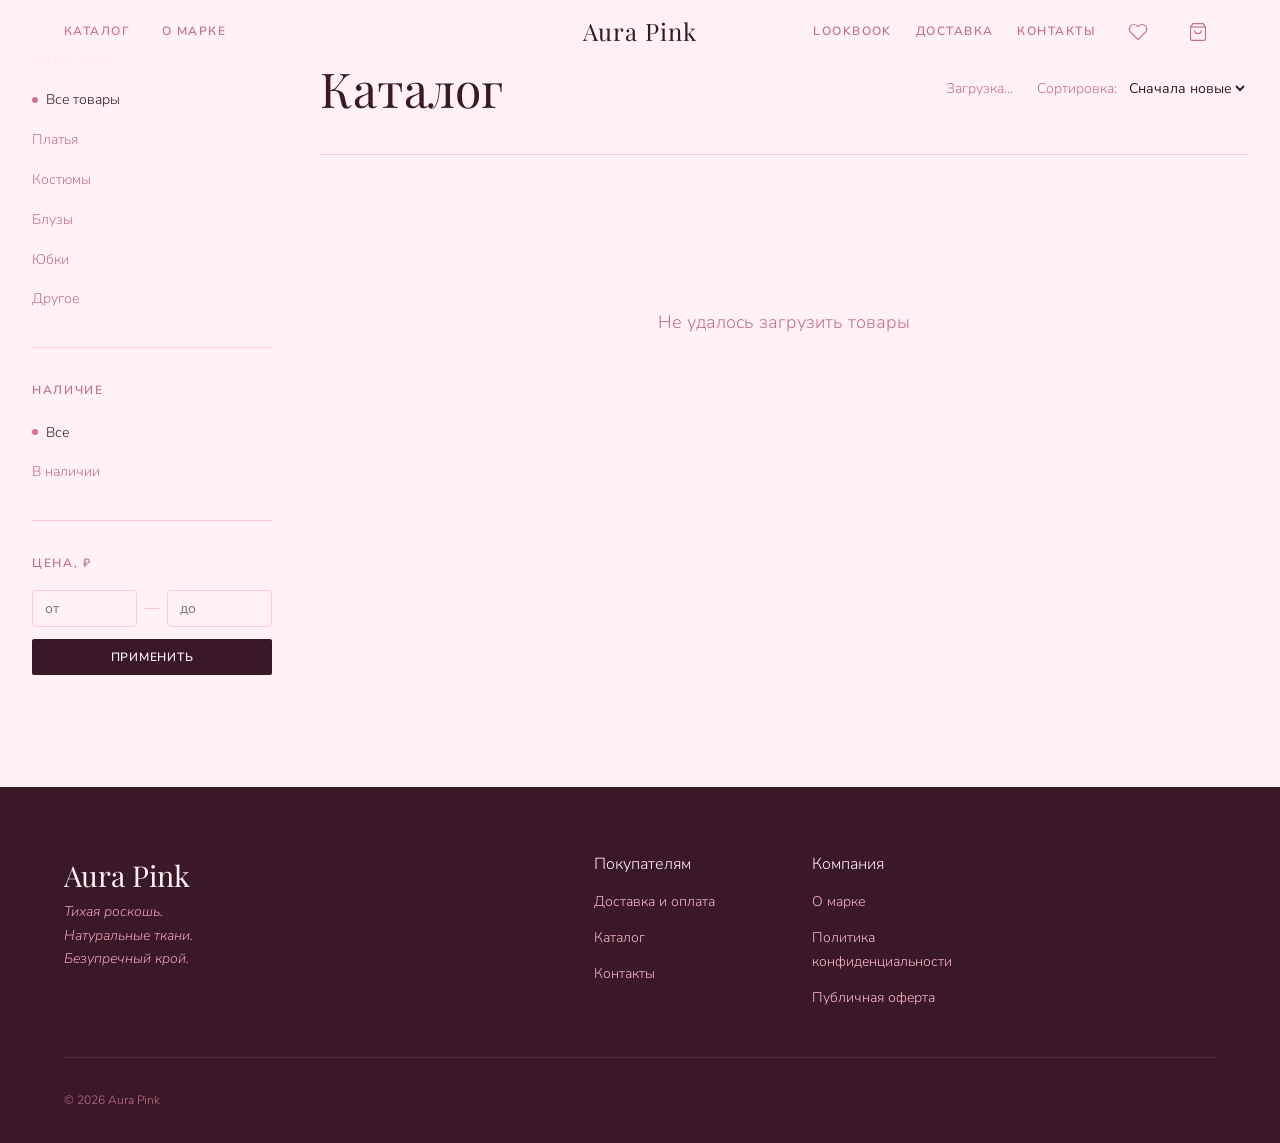
<file: catalog.html>
<!DOCTYPE html>
<html lang="ru">
<head>
  <!-- Yandex.Metrika counter -->
  <script type="text/javascript">
    (function(m,e,t,r,i,k,a){
      m[i]=m[i]||function(){(m[i].a=m[i].a||[]).push(arguments)};
      m[i].l=1*new Date();
      for (var j = 0; j < document.scripts.length; j++) {if (document.scripts[j].src === r) { return; }}
      k=e.createElement(t),a=e.getElementsByTagName(t)[0],k.async=1,k.src=r,a.parentNode.insertBefore(k,a)
    })(window, document,'script','https://mc.yandex.ru/metrika/tag.js?id=109393999','ym');
    ym(109393999, 'init', {ssr:true, webvisor:true, clickmap:true, ecommerce:'dataLayer', referrer: document.referrer, url: location.href, accurateTrackBounce:true, trackLinks:true});
  </script>
  <noscript><div><img src="https://mc.yandex.ru/watch/109393999" style="position:absolute; left:-9999px;" alt="" /></div></noscript>
  <!-- /Yandex.Metrika counter -->
  <meta charset="UTF-8" />
  <meta name="viewport" content="width=device-width, initial-scale=1.0, viewport-fit=cover" />
  <title>Каталог — Aura Pink</title>
  <meta name="description" content="Каталог женской одежды Aura Pink — платья, костюмы, блузы." />
  <link rel="preconnect" href="https://fonts.googleapis.com" />
  <link rel="preconnect" href="https://fonts.gstatic.com" crossorigin />
  <link href="https://fonts.googleapis.com/css2?family=Playfair+Display:ital,wght@0,400;0,600;0,700;1,400;1,600&family=Nunito+Sans:ital,wght@0,300;0,400;0,600;1,300&display=swap" rel="stylesheet" />
  <link rel="stylesheet" href="css/style.css" />
  <style>
    .catalog-layout {
      display: grid;
      grid-template-columns: 240px 1fr;
      gap: var(--space-12);
      max-width: 1280px;
      margin: 0 auto;
      padding: var(--space-12) var(--space-8);
    }

    /* ── Sidebar ── */
    .catalog-sidebar {
      position: sticky;
      top: calc(var(--header-h) + 2rem);
      height: fit-content;
    }

    .sidebar-section {
      margin-bottom: var(--space-8);
      padding-bottom: var(--space-8);
      border-bottom: 1px solid var(--color-border);
    }
    .sidebar-section:last-child { border-bottom: none; }

    .sidebar-label {
      font-size: var(--text-xs);
      font-weight: 600;
      letter-spacing: 0.14em;
      text-transform: uppercase;
      color: var(--color-text-soft);
      margin-bottom: var(--space-4);
    }

    .filter-list {
      list-style: none;
      display: flex;
      flex-direction: column;
      gap: var(--space-2);
    }

    .filter-item button {
      background: none;
      border: none;
      font-family: var(--font-body);
      font-size: var(--text-sm);
      color: var(--color-text-soft);
      cursor: pointer;
      padding: var(--space-1) 0;
      text-align: left;
      transition: color var(--t-fast) var(--ease-out);
      display: flex;
      align-items: center;
      gap: var(--space-2);
    }

    .filter-item button:hover,
    .filter-item button.active {
      color: var(--color-ink);
    }

    .filter-item button.active::before {
      content: '';
      display: inline-block;
      width: 6px;
      height: 6px;
      border-radius: 50%;
      background: var(--color-rose);
      flex-shrink: 0;
    }

    /* Price range */
    .price-range {
      display: flex;
      flex-direction: column;
      gap: var(--space-3);
    }

    .price-inputs {
      display: flex;
      align-items: center;
      gap: var(--space-2);
    }

    .price-input {
      flex: 1;
      padding: var(--space-2) var(--space-3);
      border: 1.5px solid var(--color-border);
      border-radius: var(--radius-md);
      font-family: var(--font-body);
      font-size: var(--text-sm);
      color: var(--color-ink);
      background: var(--color-cream);
      width: 0;
    }
    .price-input:focus { outline: none; border-color: var(--color-rose); }

    .price-sep { color: var(--color-text-muted); font-size: var(--text-sm); }

    .price-apply {
      padding: var(--space-2) var(--space-4);
      background: var(--color-ink);
      color: var(--color-cream);
      border: none;
      border-radius: var(--radius-sm);
      font-family: var(--font-body);
      font-size: var(--text-xs);
      font-weight: 600;
      cursor: pointer;
      letter-spacing: 0.06em;
      text-transform: uppercase;
    }

    /* ── Main ── */
    .catalog-main {}

    .catalog-top {
      display: flex;
      align-items: center;
      justify-content: space-between;
      margin-bottom: var(--space-8);
      padding-bottom: var(--space-6);
      border-bottom: 1px solid var(--color-border);
    }

    .catalog-title {
      font-family: var(--font-display);
      font-size: var(--text-2xl);
      color: var(--color-ink);
      font-weight: 400;
    }

    .catalog-meta {
      display: flex;
      align-items: center;
      gap: var(--space-6);
    }

    .catalog-count {
      font-size: var(--text-sm);
      color: var(--color-text-soft);
    }

    .catalog-sort {
      display: flex;
      align-items: center;
      gap: var(--space-2);
      font-size: var(--text-sm);
      color: var(--color-text-soft);
    }

    .sort-select {
      background: none;
      border: none;
      font-family: var(--font-body);
      font-size: var(--text-sm);
      color: var(--color-ink);
      cursor: pointer;
      padding: 0;
    }
    .sort-select:focus { outline: none; }

    .catalog-grid {
      display: grid;
      grid-template-columns: repeat(3, 1fr);
      gap: var(--space-6) var(--space-4);
    }

    /* Active filters */
    .active-filters {
      display: flex;
      flex-wrap: wrap;
      gap: var(--space-2);
      margin-bottom: var(--space-6);
    }

    .active-filter-tag {
      display: inline-flex;
      align-items: center;
      gap: var(--space-2);
      padding: var(--space-1) var(--space-3);
      background: var(--color-rose-light);
      border-radius: 100px;
      font-size: var(--text-xs);
      color: var(--color-ink);
      font-weight: 600;
    }

    .active-filter-tag button {
      background: none;
      border: none;
      cursor: pointer;
      color: var(--color-rose-deep);
      font-size: 0.9rem;
      line-height: 1;
      padding: 0;
    }

    /* Empty/loading */
    .catalog-empty {
      grid-column: 1 / -1;
      text-align: center;
      padding: var(--space-24) var(--space-8);
      color: var(--color-text-soft);
    }

    .catalog-empty p { font-size: var(--text-md); margin-bottom: var(--space-4); }

    /* Mobile filters toggle */
    .mobile-filter-btn {
      display: none;
      align-items: center;
      gap: var(--space-2);
      padding: var(--space-2) var(--space-4);
      background: var(--color-cream-dark);
      border: 1px solid var(--color-border);
      border-radius: var(--radius-md);
      font-family: var(--font-body);
      font-size: var(--text-sm);
      color: var(--color-ink);
      cursor: pointer;
    }

    @media (max-width: 900px) {
      .catalog-layout { grid-template-columns: 1fr; padding: var(--space-6) var(--space-4); gap: var(--space-6); }
      .catalog-sidebar { position: static; display: none; }
      .catalog-sidebar.open { display: block; margin-bottom: var(--space-6); }
      .mobile-filter-btn { display: inline-flex; }
      .catalog-grid { grid-template-columns: repeat(2, 1fr); }

      .catalog-top {
        flex-direction: column;
        align-items: flex-start;
        gap: var(--space-3);
        margin-bottom: var(--space-6);
      }

      .catalog-meta {
        width: 100%;
        flex-wrap: wrap;
        gap: var(--space-3);
      }

      .catalog-title {
        font-size: var(--text-xl);
      }
    }

    @media (max-width: 480px) {
      .catalog-layout { padding: var(--space-4) var(--space-3); }
      .catalog-grid { grid-template-columns: repeat(2, 1fr); gap: var(--space-3) var(--space-2); }

      .catalog-top {
        margin-bottom: var(--space-4);
        padding-bottom: var(--space-4);
      }

      .catalog-meta {
        flex-direction: column;
        align-items: flex-start;
        gap: var(--space-2);
      }

      .mobile-filter-btn {
        width: 100%;
        justify-content: center;
      }
    }
  </style>
</head>
<body>

  <!-- ─── НАВИГАЦИЯ ─────────────────────────────────────── -->
  <header class="site-header" id="site-header">
    <div class="header-inner">
      <nav class="nav-left">
        <a href="catalog.html" class="nav-link" style="color:var(--color-rose)">Каталог</a>
        <a href="index.html#about" class="nav-link">О марке</a>
      </nav>
      <a href="index.html" class="logo" aria-label="Aura Pink — на главную">
        <span class="logo-text">Aura Pink</span>
      </a>
      <nav class="nav-right">
        <a href="index.html#lookbook" class="nav-link">Lookbook</a>
        <a href="delivery.html" class="nav-link">Доставка</a>
        <a href="contacts.html" class="nav-link">Контакты</a>
        <button class="nav-icon-btn" id="wishlist-toggle" aria-label="Избранное">
          <svg width="20" height="20" viewBox="0 0 24 24" fill="none" stroke="currentColor" stroke-width="1.4"><path d="M20.84 4.61a5.5 5.5 0 00-7.78 0L12 5.67l-1.06-1.06a5.5 5.5 0 00-7.78 7.78l1.06 1.06L12 21.23l7.78-7.78 1.06-1.06a5.5 5.5 0 000-7.78z"/></svg>
          <span class="wishlist-count" id="wishlist-count"></span>
        </button>
        <button class="nav-icon-btn cart-btn" aria-label="Корзина" id="cart-toggle">
          <span class="cart-icon">
            <svg width="20" height="20" viewBox="0 0 24 24" fill="none" stroke="currentColor" stroke-width="1.4"><path d="M6 2L3 6v14a2 2 0 002 2h14a2 2 0 002-2V6l-3-4z"/><line x1="3" y1="6" x2="21" y2="6"/><path d="M16 10a4 4 0 01-8 0"/></svg>
          </span>
          <span class="cart-count" id="cart-count">0</span>
        </button>
        <button class="burger" aria-label="Меню" id="burger"><span></span><span></span><span></span></button>
      </nav>
    </div>
  </header>

    <div class="mobile-nav" id="mobile-nav" aria-hidden="true">
      <a href="catalog.html" class="mobile-nav-link">Каталог</a>
      <a href="index.html#about" class="mobile-nav-link">О марке</a>
      <a href="index.html#lookbook" class="mobile-nav-link">Lookbook</a>
    </div>

  <main>
    <div class="catalog-layout">

      <!-- ── Сайдбар с фильтрами ── -->
      <aside class="catalog-sidebar" id="catalog-sidebar">

        <div class="sidebar-section">
          <p class="sidebar-label">Категория</p>
          <ul class="filter-list">
            <li class="filter-item"><button class="active" data-cat="all">Все товары</button></li>
            <li class="filter-item"><button data-cat="dress">Платья</button></li>
            <li class="filter-item"><button data-cat="suit">Костюмы</button></li>
            <li class="filter-item"><button data-cat="blouse">Блузы</button></li>
            <li class="filter-item"><button data-cat="skirt">Юбки</button></li>
            <li class="filter-item"><button data-cat="other">Другое</button></li>
          </ul>
        </div>

        <div class="sidebar-section">
          <p class="sidebar-label">Наличие</p>
          <ul class="filter-list">
            <li class="filter-item"><button class="active" data-stock="all">Все</button></li>
            <li class="filter-item"><button data-stock="in">В наличии</button></li>
          </ul>
        </div>

        <div class="sidebar-section">
          <p class="sidebar-label">Цена, ₽</p>
          <div class="price-range">
            <div class="price-inputs">
              <input type="number" class="price-input" id="price-min" placeholder="от" min="0" />
              <span class="price-sep">—</span>
              <input type="number" class="price-input" id="price-max" placeholder="до" min="0" />
            </div>
            <button class="price-apply" id="price-apply">Применить</button>
          </div>
        </div>

      </aside>

      <!-- ── Основной контент ── -->
      <div class="catalog-main">
        <div class="catalog-top">
          <h1 class="catalog-title">Каталог</h1>
          <div class="catalog-meta">
            <span class="catalog-count" id="catalog-count">Загрузка...</span>
            <label class="catalog-sort">
              Сортировка:
              <select class="sort-select" id="sort-select">
                <option value="new">Сначала новые</option>
                <option value="price-asc">Дешевле</option>
                <option value="price-desc">Дороже</option>
              </select>
            </label>
            <button class="mobile-filter-btn" id="mobile-filter-btn">
              <svg width="14" height="14" viewBox="0 0 24 24" fill="none" stroke="currentColor" stroke-width="2"><line x1="4" y1="6" x2="20" y2="6"/><line x1="8" y1="12" x2="16" y2="12"/><line x1="11" y1="18" x2="13" y2="18"/></svg>
              Фильтры
            </button>
          </div>
        </div>

        <div class="active-filters" id="active-filters"></div>

        <div class="catalog-grid products-grid" id="catalog-grid">
          <div style="grid-column:1/-1;padding:4rem;text-align:center">
            <div class="products-loading">
              <span class="loading-dot"></span>
              <span class="loading-dot"></span>
              <span class="loading-dot"></span>
            </div>
          </div>
        </div>
      </div>

    </div>
  </main>

  <!-- ─── ФУТЕР ─────────────────────────────────────────── -->
  <!-- ─── КНОПКА НАВЕРХ ────────────────────────────────── -->
  <button class="back-to-top" id="back-to-top" aria-label="Наверх">
    <svg width="26" height="26" viewBox="0 0 24 24" fill="none" stroke="currentColor" stroke-width="2.5"><polyline points="18 15 12 9 6 15"/></svg>
  </button>

  <footer class="site-footer">
    <div class="footer-inner">
      <div class="footer-top">
        <div class="footer-brand">
          <a href="index.html" class="footer-logo">Aura Pink</a>
          <p class="footer-tagline">Тихая роскошь.<br>Натуральные ткани.<br>Безупречный крой.</p>
        </div>
        <nav class="footer-nav">
          <div class="footer-nav-col">
            <p class="footer-nav-title">Покупателям</p>
            <a href="delivery.html" class="footer-link">Доставка и оплата</a>
            <a href="catalog.html" class="footer-link">Каталог</a>
            <a href="contacts.html" class="footer-link">Контакты</a>
          </div>
          <div class="footer-nav-col">
            <p class="footer-nav-title">Компания</p>
            <a href="index.html#about" class="footer-link">О марке</a>
            <a href="privacy.html" class="footer-link">Политика конфиденциальности</a>
            <a href="oferta.html" class="footer-link">Публичная оферта</a>
          </div>
        </nav>
      </div>
      <div class="footer-bottom">
        <p class="footer-copy">© 2026 Aura Pink</p>
      </div>
    </div>
  </footer>

  <script src="js/script.js"></script>
  <script>
    const SUPABASE_URL = 'https://acylsytogrgyesrcbthx.supabase.co';
    const SUPABASE_KEY = 'sb_publishable_sTp-NwKK2dqaMjjMDcqDsA_HSl45kVD';

    let allProducts = [];
    let activeFilters = { cat: 'all', stock: 'all', priceMin: null, priceMax: null };

    // ── Загрузка ──────────────────────────────────────────
    async function loadProducts() {
      try {
        const res = await fetch(`${SUPABASE_URL}/rest/v1/products?order=created_at.desc`, {
          headers: { 'apikey': SUPABASE_KEY, 'Authorization': `Bearer ${SUPABASE_KEY}` }
        });
        allProducts = await res.json();
        renderProducts();
      } catch {
        document.getElementById('catalog-grid').innerHTML = '<div class="catalog-empty"><p>Не удалось загрузить товары</p></div>';
      }
    }

    function renderProducts() {
      let products = allProducts.filter(p => {
        if (activeFilters.cat !== 'all' && p.category !== activeFilters.cat) return false;
        if (activeFilters.stock === 'in' && !p.in_stock) return false;
        if (activeFilters.priceMin && p.price < activeFilters.priceMin) return false;
        if (activeFilters.priceMax && p.price > activeFilters.priceMax) return false;
        return true;
      });

      // Сортировка
      const sort = document.getElementById('sort-select').value;
      if (sort === 'price-asc') products.sort((a, b) => a.price - b.price);
      if (sort === 'price-desc') products.sort((a, b) => b.price - a.price);

      // Счётчик
      const n = products.length;
      document.getElementById('catalog-count').textContent =
        `${n} ${n === 1 ? 'товар' : n < 5 ? 'товара' : 'товаров'}`;

      const grid = document.getElementById('catalog-grid');
      grid.innerHTML = '';

      if (products.length === 0) {
        grid.innerHTML = '<div class="catalog-empty"><p>Ничего не найдено</p><p style="font-size:.85rem">Попробуйте изменить фильтры</p></div>';
        return;
      }

      products.forEach((p, i) => {
        const card = document.createElement('article');
        card.className = 'product-card reveal';
        card.dataset.delay = i % 3;
        const price = Number(p.price).toLocaleString('ru-RU');
        const oldPrice = p.old_price ? `<span class="product-old-price">${Number(p.old_price).toLocaleString('ru-RU')} ₽</span>` : '';
        const badge = p.old_price ? `<div class="product-badge product-badge--sale">−${Math.round((1 - p.price/p.old_price)*100)}%</div>` : (!p.in_stock ? `<div class="product-badge product-badge--out">Нет в наличии</div>` : '');
        const imgStyle = p.image_url ? `background-image:url('${p.image_url}');background-size:cover;background-position:center;` : '';

        card.innerHTML = `
          <a href="product.html?id=${p.id}" class="product-card-link" aria-label="${p.name}">
            <div class="product-img-wrap">
              <div class="product-img" style="${imgStyle}"></div>
              ${badge}
            </div>
            <div class="product-info">
              <p class="product-brand">Aura Pink</p>
              <h3 class="product-name">${p.name}</h3>
              <p class="product-material">${p.description ? p.description.substring(0, 60) + (p.description.length > 60 ? '...' : '') : ''}</p>
              <div class="product-footer">
                <span class="product-price">${price} ₽ ${oldPrice}</span>
              </div>
            </div>
          </a>`;
        grid.appendChild(card);
      });

      // Reveal анимации
      setTimeout(() => {
        document.querySelectorAll('.reveal').forEach((el, i) => {
          setTimeout(() => el.classList.add('is-visible'), i * 60);
        });
      }, 50);
    }

    // ── Фильтры по категории ──────────────────────────────
    document.querySelectorAll('[data-cat]').forEach(btn => {
      btn.addEventListener('click', () => {
        document.querySelectorAll('[data-cat]').forEach(b => b.classList.remove('active'));
        btn.classList.add('active');
        activeFilters.cat = btn.dataset.cat;
        renderProducts();
        updateActiveFilterTags();
      });
    });

    // Проверяем URL параметр категории
    const urlCat = new URLSearchParams(location.search).get('cat');
    if (urlCat) {
      const btn = document.querySelector(`[data-cat="${urlCat}"]`);
      if (btn) { btn.click(); }
    }

    // ── Фильтры по наличию ────────────────────────────────
    document.querySelectorAll('[data-stock]').forEach(btn => {
      btn.addEventListener('click', () => {
        document.querySelectorAll('[data-stock]').forEach(b => b.classList.remove('active'));
        btn.classList.add('active');
        activeFilters.stock = btn.dataset.stock;
        renderProducts();
      });
    });

    // ── Цена ─────────────────────────────────────────────
    document.getElementById('price-apply').addEventListener('click', () => {
      activeFilters.priceMin = parseFloat(document.getElementById('price-min').value) || null;
      activeFilters.priceMax = parseFloat(document.getElementById('price-max').value) || null;
      renderProducts();
      updateActiveFilterTags();
    });

    // ── Активные теги фильтров ────────────────────────────
    const catLabels = { dress:'Платья', suit:'Костюмы', blouse:'Блузы', skirt:'Юбки', other:'Другое' };

    function updateActiveFilterTags() {
      const wrap = document.getElementById('active-filters');
      wrap.innerHTML = '';
      if (activeFilters.cat !== 'all') {
        const tag = document.createElement('span');
        tag.className = 'active-filter-tag';
        tag.innerHTML = `${catLabels[activeFilters.cat]}<button onclick="clearCat()">×</button>`;
        wrap.appendChild(tag);
      }
      if (activeFilters.priceMin || activeFilters.priceMax) {
        const tag = document.createElement('span');
        tag.className = 'active-filter-tag';
        const min = activeFilters.priceMin ? activeFilters.priceMin.toLocaleString('ru-RU') : '0';
        const max = activeFilters.priceMax ? activeFilters.priceMax.toLocaleString('ru-RU') : '∞';
        tag.innerHTML = `${min} — ${max} ₽<button onclick="clearPrice()">×</button>`;
        wrap.appendChild(tag);
      }
    }

    window.clearCat = () => {
      activeFilters.cat = 'all';
      document.querySelectorAll('[data-cat]').forEach(b => b.classList.remove('active'));
      document.querySelector('[data-cat="all"]').classList.add('active');
      renderProducts(); updateActiveFilterTags();
    };

    window.clearPrice = () => {
      activeFilters.priceMin = null; activeFilters.priceMax = null;
      document.getElementById('price-min').value = '';
      document.getElementById('price-max').value = '';
      renderProducts(); updateActiveFilterTags();
    };

    // ── Сортировка ────────────────────────────────────────
    document.getElementById('sort-select').addEventListener('change', renderProducts);

    // ── Мобильный фильтр ─────────────────────────────────
    document.getElementById('mobile-filter-btn').addEventListener('click', () => {
      document.getElementById('catalog-sidebar').classList.toggle('open');
    });

    loadProducts();
  </script>
  <script>
    // Back to top
    const _btt = document.getElementById('back-to-top');
    if (_btt) {
      window.addEventListener('scroll', () => {
        _btt.classList.toggle('visible', window.scrollY > 300);
      }, { passive: true });
      _btt.addEventListener('click', () => window.scrollTo({ top: 0, behavior: 'smooth' }));
    }
  </script>
</body>
</html>
</file>
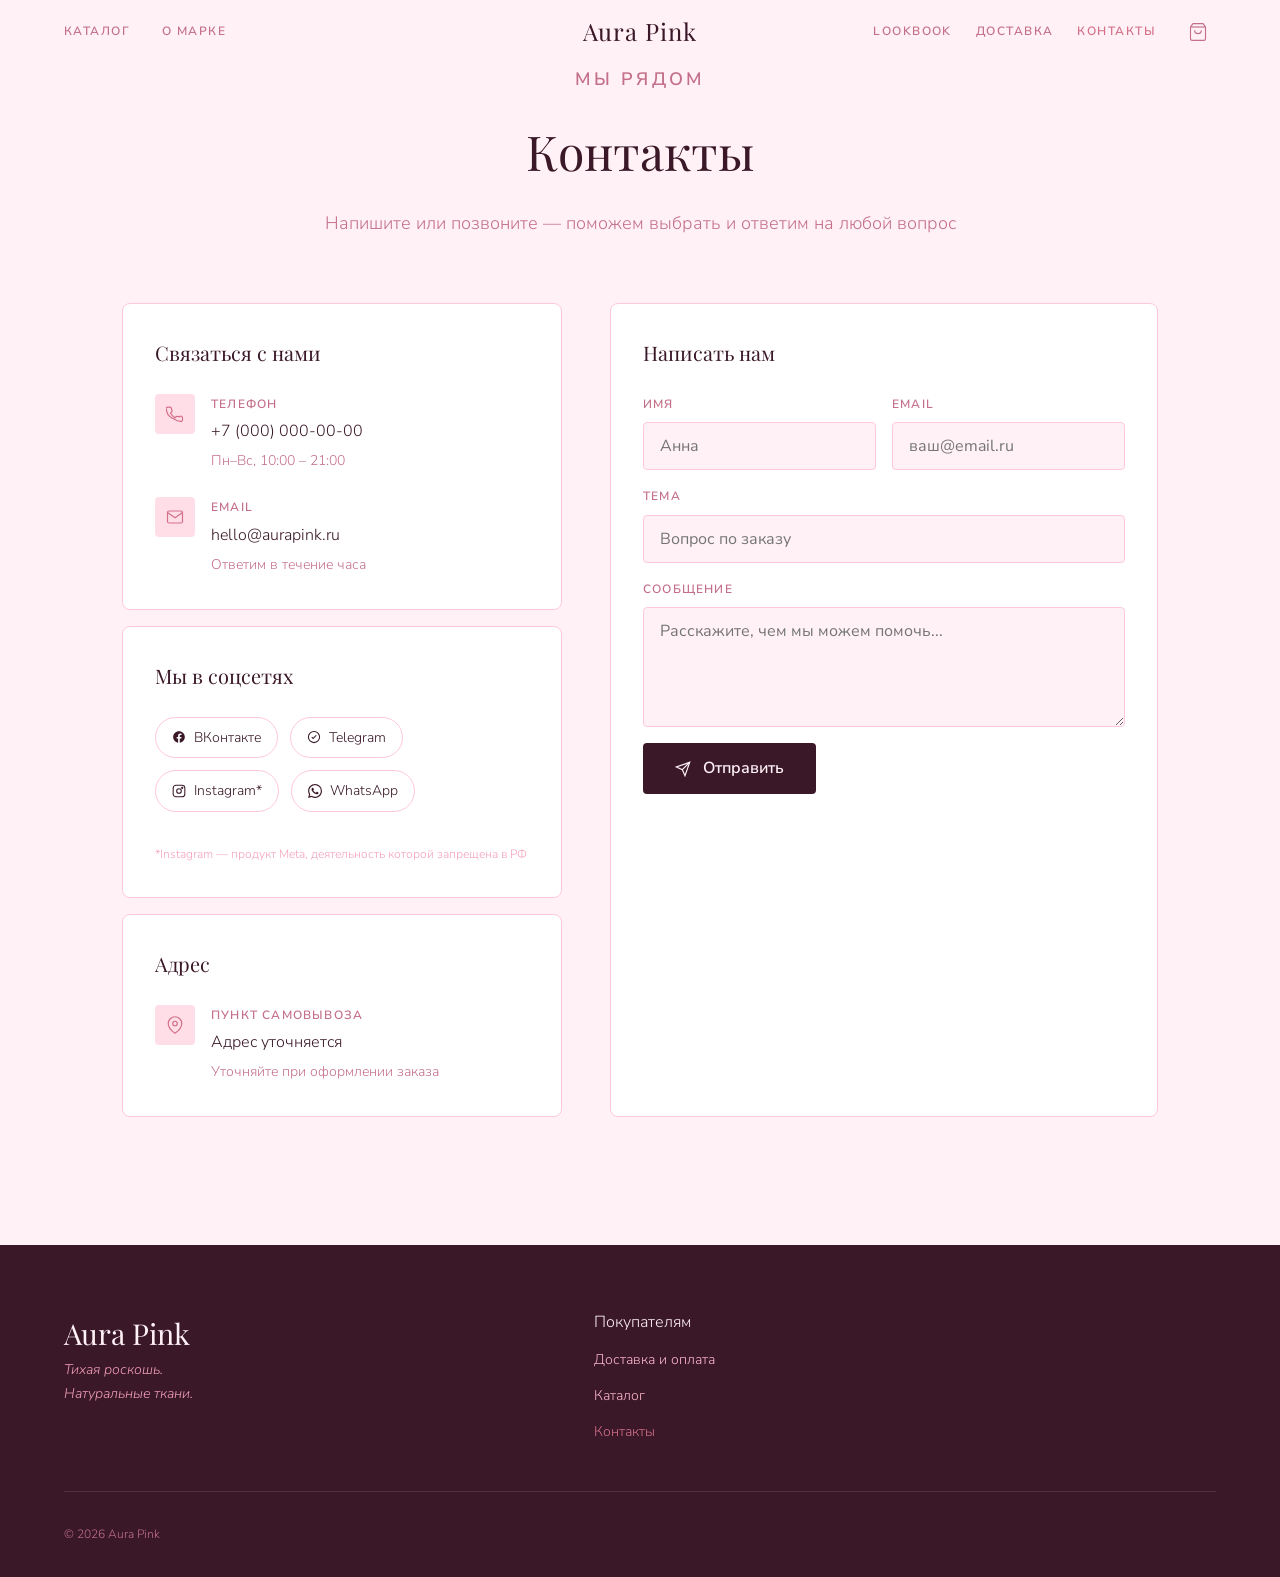
<file: contacts.html>
<!DOCTYPE html>
<html lang="ru">
<head>
  <!-- Yandex.Metrika counter -->
  <script type="text/javascript">
    (function(m,e,t,r,i,k,a){
      m[i]=m[i]||function(){(m[i].a=m[i].a||[]).push(arguments)};
      m[i].l=1*new Date();
      for (var j = 0; j < document.scripts.length; j++) {if (document.scripts[j].src === r) { return; }}
      k=e.createElement(t),a=e.getElementsByTagName(t)[0],k.async=1,k.src=r,a.parentNode.insertBefore(k,a)
    })(window, document,'script','https://mc.yandex.ru/metrika/tag.js?id=109393999','ym');
    ym(109393999, 'init', {ssr:true, webvisor:true, clickmap:true, ecommerce:'dataLayer', referrer: document.referrer, url: location.href, accurateTrackBounce:true, trackLinks:true});
  </script>
  <noscript><div><img src="https://mc.yandex.ru/watch/109393999" style="position:absolute; left:-9999px;" alt="" /></div></noscript>
  <!-- /Yandex.Metrika counter -->
  <meta charset="UTF-8" />
  <meta name="viewport" content="width=device-width, initial-scale=1.0, viewport-fit=cover" />
  <title>Контакты — Aura Pink</title>
  <link rel="preconnect" href="https://fonts.googleapis.com" />
  <link rel="preconnect" href="https://fonts.gstatic.com" crossorigin />
  <link href="https://fonts.googleapis.com/css2?family=Playfair+Display:ital,wght@0,400;0,600;0,700;1,400;1,600&family=Nunito+Sans:ital,wght@0,300;0,400;0,600;1,300&display=swap" rel="stylesheet" />
  <link rel="stylesheet" href="css/style.css" />
  <style>
    .contacts-page {
      max-width: 1100px;
      margin: 0 auto;
      padding: var(--space-16) var(--space-8);
    }

    .contacts-hero {
      text-align: center;
      margin-bottom: var(--space-16);
    }

    .contacts-hero h1 {
      font-family: var(--font-display);
      font-size: var(--text-2xl);
      font-weight: 400;
      color: var(--color-ink);
      margin-bottom: var(--space-4);
    }

    .contacts-hero p {
      font-size: var(--text-md);
      color: var(--color-text-soft);
      line-height: 1.7;
    }

    /* Layout */
    .contacts-layout {
      display: grid;
      grid-template-columns: 1fr 1fr;
      gap: var(--space-12);
      margin-bottom: var(--space-16);
    }

    /* Cards */
    .contact-card {
      background: var(--color-surface);
      border: 1px solid var(--color-border);
      border-radius: var(--radius-lg);
      padding: var(--space-8);
      display: flex;
      flex-direction: column;
      gap: var(--space-6);
    }

    .contact-card-title {
      font-family: var(--font-display);
      font-size: var(--text-lg);
      font-weight: 400;
      color: var(--color-ink);
    }

    .contact-item {
      display: flex;
      align-items: flex-start;
      gap: var(--space-4);
    }

    .contact-item-icon {
      width: 40px;
      height: 40px;
      border-radius: var(--radius-md);
      background: var(--color-cream-dark);
      display: flex;
      align-items: center;
      justify-content: center;
      flex-shrink: 0;
      color: var(--color-rose);
    }

    .contact-item-body {}

    .contact-item-label {
      font-size: var(--text-xs);
      font-weight: 600;
      letter-spacing: 0.1em;
      text-transform: uppercase;
      color: var(--color-text-soft);
      margin-bottom: var(--space-1);
    }

    .contact-item-value {
      font-size: var(--text-base);
      color: var(--color-ink);
      text-decoration: none;
      transition: color var(--t-fast);
    }

    .contact-item-value:hover { color: var(--color-rose); }

    .contact-item-sub {
      font-size: var(--text-sm);
      color: var(--color-text-soft);
      margin-top: var(--space-1);
    }

    /* Social */
    .social-list {
      display: flex;
      flex-wrap: wrap;
      gap: var(--space-3);
    }

    .social-link {
      display: inline-flex;
      align-items: center;
      gap: var(--space-2);
      padding: var(--space-2) var(--space-4);
      border: 1.5px solid var(--color-border);
      border-radius: 100px;
      font-size: var(--text-sm);
      color: var(--color-ink);
      text-decoration: none;
      transition: border-color var(--t-fast), background var(--t-fast);
    }

    .social-link:hover {
      border-color: var(--color-rose);
      background: var(--color-rose-light);
    }

    /* Form */
    .contact-form-wrap {
      background: var(--color-surface);
      border: 1px solid var(--color-border);
      border-radius: var(--radius-lg);
      padding: var(--space-8);
    }

    .contact-form-title {
      font-family: var(--font-display);
      font-size: var(--text-lg);
      font-weight: 400;
      color: var(--color-ink);
      margin-bottom: var(--space-6);
    }

    .form-grid {
      display: grid;
      grid-template-columns: 1fr 1fr;
      gap: var(--space-4);
      margin-bottom: var(--space-4);
    }

    .cf-group {
      display: flex;
      flex-direction: column;
      gap: var(--space-2);
    }

    .cf-group.full { grid-column: 1 / -1; }

    .cf-label {
      font-size: var(--text-xs);
      font-weight: 600;
      letter-spacing: 0.1em;
      text-transform: uppercase;
      color: var(--color-text-soft);
    }

    .cf-input,
    .cf-textarea {
      padding: var(--space-3) var(--space-4);
      border: 1.5px solid var(--color-border);
      border-radius: var(--radius-md);
      font-family: var(--font-body);
      font-size: var(--text-base);
      color: var(--color-ink);
      background: var(--color-cream);
      transition: border-color var(--t-fast);
    }

    .cf-input:focus,
    .cf-textarea:focus {
      outline: none;
      border-color: var(--color-rose);
    }

    .cf-textarea { resize: vertical; min-height: 120px; }

    .cf-submit {
      display: inline-flex;
      align-items: center;
      gap: var(--space-3);
      padding: var(--space-3) var(--space-8);
      background: var(--color-ink);
      color: var(--color-cream);
      border: none;
      border-radius: var(--radius-md);
      font-family: var(--font-body);
      font-size: var(--text-base);
      font-weight: 600;
      cursor: pointer;
      transition: background var(--t-base);
    }

    .cf-submit:hover { background: var(--color-ink-soft); }

    .cf-success {
      display: none;
      text-align: center;
      padding: var(--space-8);
      color: var(--color-text-soft);
    }

    .cf-success svg { color: #27AE60; margin-bottom: var(--space-3); }
    .cf-success p { font-size: var(--text-md); color: var(--color-ink); margin-bottom: var(--space-2); }
    .cf-success span { font-size: var(--text-sm); }

    /* Map placeholder */
    .map-section {
      margin-bottom: var(--space-16);
    }

    .map-placeholder {
      width: 100%;
      height: 320px;
      border-radius: var(--radius-lg);
      background: linear-gradient(135deg, var(--color-cream-dark) 0%, var(--color-parchment) 100%);
      border: 1px solid var(--color-border);
      display: flex;
      flex-direction: column;
      align-items: center;
      justify-content: center;
      gap: var(--space-4);
      color: var(--color-text-soft);
      margin-top: var(--space-6);
    }

    .map-placeholder svg { color: var(--color-rose); }
    .map-placeholder p { font-size: var(--text-sm); text-align: center; }
    .map-placeholder strong { color: var(--color-ink); font-size: var(--text-base); }

    @media (max-width: 768px) {
      .contacts-layout { grid-template-columns: 1fr; }
      .form-grid { grid-template-columns: 1fr; }
      .contacts-page { padding: var(--space-8) var(--space-4); }
    }
  </style>
</head>
<body>

  <header class="site-header" id="site-header">
    <div class="header-inner">
      <nav class="nav-left">
        <a href="catalog.html" class="nav-link">Каталог</a>
        <a href="index.html#about" class="nav-link">О марке</a>
      </nav>
      <a href="index.html" class="logo" aria-label="Aura Pink — на главную">
        <span class="logo-text">Aura Pink</span>
      </a>
      <nav class="nav-right">
        <a href="index.html#lookbook" class="nav-link">Lookbook</a>
        <a href="delivery.html" class="nav-link">Доставка</a>
        <a href="contacts.html" class="nav-link" style="color:var(--color-rose)">Контакты</a>
        <button class="nav-icon-btn cart-btn" aria-label="Корзина" id="cart-toggle">
          <span class="cart-icon"><svg width="20" height="20" viewBox="0 0 24 24" fill="none" stroke="currentColor" stroke-width="1.4"><path d="M6 2L3 6v14a2 2 0 002 2h14a2 2 0 002-2V6l-3-4z"/><line x1="3" y1="6" x2="21" y2="6"/><path d="M16 10a4 4 0 01-8 0"/></svg></span>
          <span class="cart-count" id="cart-count">0</span>
        </button>
        <button class="burger" aria-label="Меню" id="burger"><span></span><span></span><span></span></button>
      </nav>
    </div>
  </header>

    <div class="mobile-nav" id="mobile-nav" aria-hidden="true">
      <a href="catalog.html" class="mobile-nav-link">Каталог</a>
    </div>

  <main>
    <div class="contacts-page">

      <div class="contacts-hero reveal">
        <p class="section-eyebrow">Мы рядом</p>
        <h1>Контакты</h1>
        <p>Напишите или позвоните — поможем выбрать и ответим на любой вопрос</p>
      </div>

      <div class="contacts-layout">

        <!-- Левая колонка — контакты -->
        <div style="display:flex;flex-direction:column;gap:var(--space-4)">

          <div class="contact-card reveal">
            <h2 class="contact-card-title">Связаться с нами</h2>

            <div class="contact-item">
              <div class="contact-item-icon">
                <svg width="18" height="18" viewBox="0 0 24 24" fill="none" stroke="currentColor" stroke-width="1.6"><path d="M22 16.92v3a2 2 0 01-2.18 2 19.79 19.79 0 01-8.63-3.07A19.5 19.5 0 013.07 13.5 19.79 19.79 0 01.22 4.9 2 2 0 012.22 2.72h3a2 2 0 012 1.72c.127.96.361 1.903.7 2.81a2 2 0 01-.45 2.11L6.09 10.91a16 16 0 006 6l1.27-1.27a2 2 0 012.11-.45c.907.339 1.85.573 2.81.7A2 2 0 0122 16.92z"/></svg>
              </div>
              <div class="contact-item-body">
                <p class="contact-item-label">Телефон</p>
                <a href="tel:+70000000000" class="contact-item-value">+7 (000) 000-00-00</a>
                <p class="contact-item-sub">Пн–Вс, 10:00 – 21:00</p>
              </div>
            </div>

            <div class="contact-item">
              <div class="contact-item-icon">
                <svg width="18" height="18" viewBox="0 0 24 24" fill="none" stroke="currentColor" stroke-width="1.6"><path d="M4 4h16c1.1 0 2 .9 2 2v12c0 1.1-.9 2-2 2H4c-1.1 0-2-.9-2-2V6c0-1.1.9-2 2-2z"/><polyline points="22,6 12,13 2,6"/></svg>
              </div>
              <div class="contact-item-body">
                <p class="contact-item-label">Email</p>
                <a href="mailto:hello@aurapink.ru" class="contact-item-value">hello@aurapink.ru</a>
                <p class="contact-item-sub">Ответим в течение часа</p>
              </div>
            </div>

          </div>

          <div class="contact-card reveal">
            <h2 class="contact-card-title">Мы в соцсетях</h2>
            <div class="social-list">
              <a href="#" class="social-link">
                <svg width="14" height="14" viewBox="0 0 24 24" fill="currentColor"><path d="M12 2C6.477 2 2 6.477 2 12c0 5.013 3.693 9.153 8.505 9.876V14.65H8.031v-2.629h2.474v-1.749c0-2.896 1.411-4.167 3.818-4.167 1.153 0 1.762.085 2.051.124v2.294h-1.642c-1.022 0-1.379.969-1.379 2.061v1.437h2.995l-.406 2.629h-2.588v7.247C18.235 21.236 22 17.062 22 12c0-5.523-4.477-10-10-10z"/></svg>
                ВКонтакте
              </a>
              <a href="#" class="social-link">
                <svg width="14" height="14" viewBox="0 0 24 24" fill="none" stroke="currentColor" stroke-width="1.8"><path d="M21.6 12c0 5.302-4.298 9.6-9.6 9.6S2.4 17.302 2.4 12 6.698 2.4 12 2.4s9.6 4.298 9.6 9.6z"/><path d="M8 12l2.5 2.5L16 9"/></svg>
                Telegram
              </a>
              <a href="#" class="social-link">
                <svg width="14" height="14" viewBox="0 0 24 24" fill="none" stroke="currentColor" stroke-width="1.8"><rect x="2" y="2" width="20" height="20" rx="5"/><circle cx="12" cy="12" r="4"/><circle cx="17.5" cy="6.5" r="1" fill="currentColor"/></svg>
                Instagram*
              </a>
              <a href="#" class="social-link">
                <svg width="14" height="14" viewBox="0 0 24 24" fill="currentColor"><path d="M17.472 14.382c-.297-.149-1.758-.867-2.03-.967-.273-.099-.471-.148-.67.15-.197.297-.767.966-.94 1.164-.173.199-.347.223-.644.075-.297-.15-1.255-.463-2.39-1.475-.883-.788-1.48-1.761-1.653-2.059-.173-.297-.018-.458.13-.606.134-.133.298-.347.446-.52.149-.174.198-.298.298-.497.099-.198.05-.371-.025-.52-.075-.149-.669-1.612-.916-2.207-.242-.579-.487-.5-.669-.51-.173-.008-.371-.01-.57-.01-.198 0-.52.074-.792.372-.272.297-1.04 1.016-1.04 2.479 0 1.462 1.065 2.875 1.213 3.074.149.198 2.096 3.2 5.077 4.487.709.306 1.262.489 1.694.625.712.227 1.36.195 1.871.118.571-.085 1.758-.719 2.006-1.413.248-.694.248-1.289.173-1.413-.074-.124-.272-.198-.57-.347m-5.421 7.403h-.004a9.87 9.87 0 01-5.031-1.378l-.361-.214-3.741.982.998-3.648-.235-.374a9.86 9.86 0 01-1.51-5.26c.001-5.45 4.436-9.884 9.888-9.884 2.64 0 5.122 1.03 6.988 2.898a9.825 9.825 0 012.893 6.994c-.003 5.45-4.437 9.884-9.885 9.884m8.413-18.297A11.815 11.815 0 0012.05 0C5.495 0 .16 5.335.157 11.892c0 2.096.547 4.142 1.588 5.945L.057 24l6.305-1.654a11.882 11.882 0 005.683 1.448h.005c6.554 0 11.89-5.335 11.893-11.893a11.821 11.821 0 00-3.48-8.413z"/></svg>
                WhatsApp
              </a>
            </div>
            <p style="font-size:var(--text-xs);color:var(--color-text-muted);margin-top:var(--space-2)">*Instagram — продукт Meta, деятельность которой запрещена в РФ</p>
          </div>

          <div class="contact-card reveal">
            <h2 class="contact-card-title">Адрес</h2>
            <div class="contact-item">
              <div class="contact-item-icon">
                <svg width="18" height="18" viewBox="0 0 24 24" fill="none" stroke="currentColor" stroke-width="1.6"><path d="M21 10c0 7-9 13-9 13s-9-6-9-13a9 9 0 0118 0z"/><circle cx="12" cy="10" r="3"/></svg>
              </div>
              <div class="contact-item-body">
                <p class="contact-item-label">Пункт самовывоза</p>
                <p class="contact-item-value">Адрес уточняется</p>
                <p class="contact-item-sub">Уточняйте при оформлении заказа</p>
              </div>
            </div>
          </div>

        </div>

        <!-- Правая колонка — форма -->
        <div class="contact-form-wrap reveal">
          <h2 class="contact-form-title">Написать нам</h2>
          <form id="contact-form">
            <div class="form-grid">
              <div class="cf-group">
                <label class="cf-label" for="cf-name">Имя</label>
                <input type="text" id="cf-name" class="cf-input" placeholder="Анна" required />
              </div>
              <div class="cf-group">
                <label class="cf-label" for="cf-email">Email</label>
                <input type="email" id="cf-email" class="cf-input" placeholder="ваш@email.ru" required />
              </div>
              <div class="cf-group full">
                <label class="cf-label" for="cf-subject">Тема</label>
                <input type="text" id="cf-subject" class="cf-input" placeholder="Вопрос по заказу" />
              </div>
              <div class="cf-group full">
                <label class="cf-label" for="cf-message">Сообщение</label>
                <textarea id="cf-message" class="cf-textarea" placeholder="Расскажите, чем мы можем помочь..." required></textarea>
              </div>
            </div>
            <button type="submit" class="cf-submit">
              <svg width="16" height="16" viewBox="0 0 24 24" fill="none" stroke="currentColor" stroke-width="1.8"><line x1="22" y1="2" x2="11" y2="13"/><polygon points="22 2 15 22 11 13 2 9 22 2"/></svg>
              Отправить
            </button>
          </form>
          <div class="cf-success" id="cf-success">
            <svg width="40" height="40" viewBox="0 0 24 24" fill="none" stroke="currentColor" stroke-width="1.4"><path d="M22 11.08V12a10 10 0 11-5.93-9.14"/><polyline points="22 4 12 14.01 9 11.01"/></svg>
            <p>Сообщение отправлено!</p>
            <span>Мы свяжемся с вами в течение часа</span>
          </div>
        </div>

      </div>

    </div>
  </main>
  <!-- ─── КНОПКА НАВЕРХ ────────────────────────────────── -->
  <button class="back-to-top" id="back-to-top" aria-label="Наверх">
    <svg width="26" height="26" viewBox="0 0 24 24" fill="none" stroke="currentColor" stroke-width="2.5"><polyline points="18 15 12 9 6 15"/></svg>
  </button>

  <footer class="site-footer">
    <div class="footer-inner">
      <div class="footer-top">
        <div class="footer-brand">
          <a href="index.html" class="footer-logo">Aura Pink</a>
          <p class="footer-tagline">Тихая роскошь.<br>Натуральные ткани.</p>
        </div>
        <nav class="footer-nav">
          <div class="footer-nav-col">
            <p class="footer-nav-title">Покупателям</p>
            <a href="delivery.html" class="footer-link">Доставка и оплата</a>
            <a href="catalog.html" class="footer-link">Каталог</a>
            <a href="contacts.html" class="footer-link" style="color:var(--color-rose)">Контакты</a>
          </div>
        </nav>
      </div>
      <div class="footer-bottom">
        <p class="footer-copy">© 2026 Aura Pink</p>
      </div>
    </div>
  </footer>

  <script src="js/script.js"></script>
  <script>
    document.getElementById('contact-form').addEventListener('submit', e => {
      e.preventDefault();
      document.getElementById('contact-form').style.display = 'none';
      document.getElementById('cf-success').style.display = 'flex';
      document.getElementById('cf-success').style.flexDirection = 'column';
      document.getElementById('cf-success').style.alignItems = 'center';
    });
  </script>
  <script>
    // Back to top
    const _btt = document.getElementById('back-to-top');
    if (_btt) {
      window.addEventListener('scroll', () => {
        _btt.classList.toggle('visible', window.scrollY > 300);
      }, { passive: true });
      _btt.addEventListener('click', () => window.scrollTo({ top: 0, behavior: 'smooth' }));
    }
  </script>
</body>
</html>
</file>
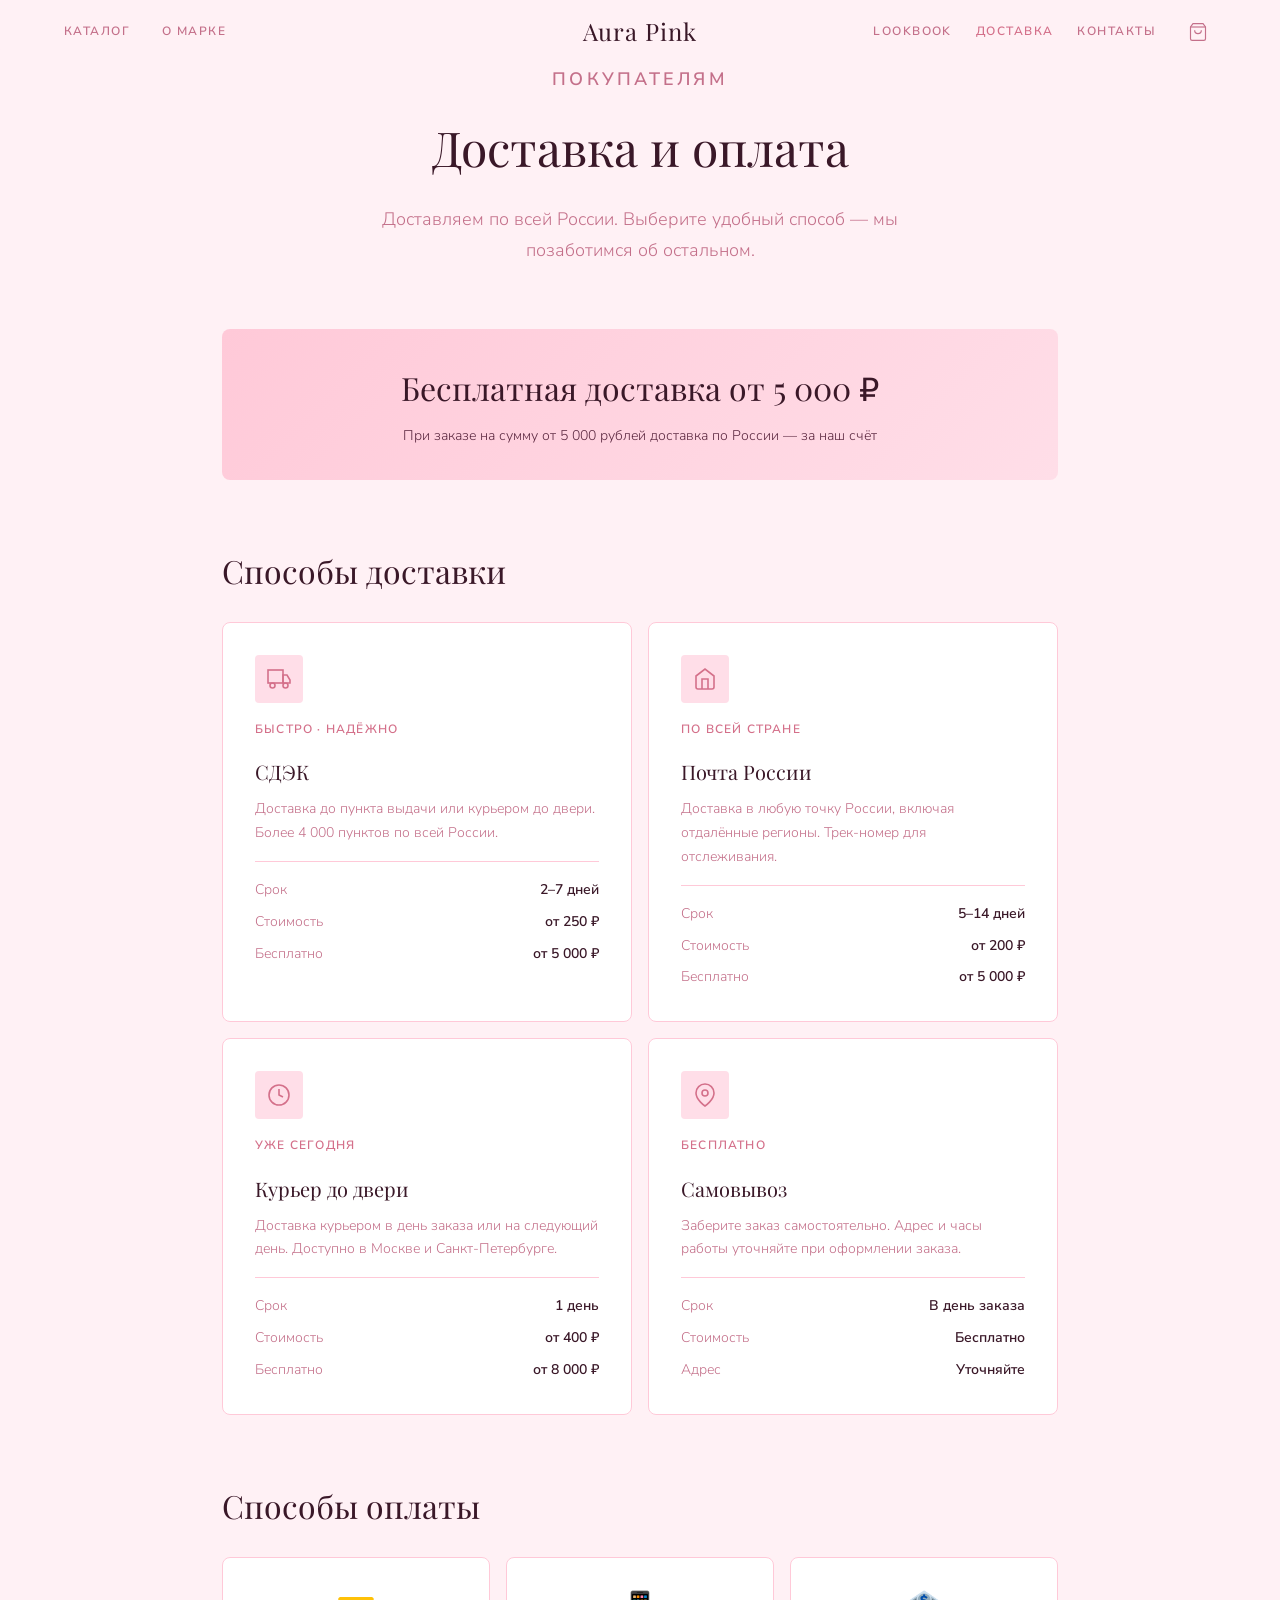
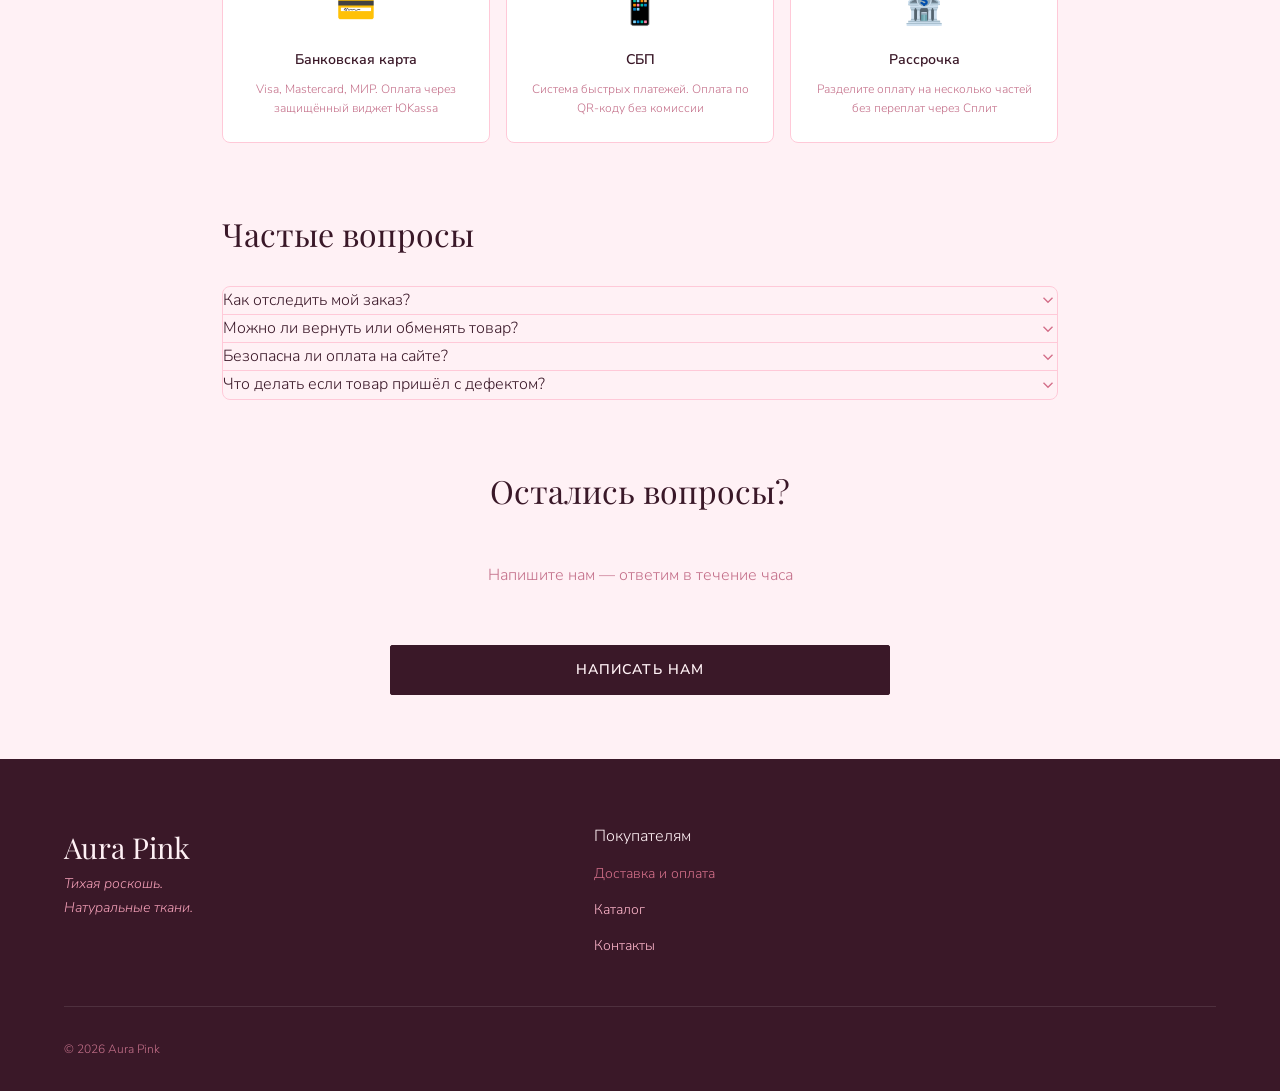
<file: delivery.html>
<!DOCTYPE html>
<html lang="ru">
<head>
  <!-- Yandex.Metrika counter -->
  <script type="text/javascript">
    (function(m,e,t,r,i,k,a){
      m[i]=m[i]||function(){(m[i].a=m[i].a||[]).push(arguments)};
      m[i].l=1*new Date();
      for (var j = 0; j < document.scripts.length; j++) {if (document.scripts[j].src === r) { return; }}
      k=e.createElement(t),a=e.getElementsByTagName(t)[0],k.async=1,k.src=r,a.parentNode.insertBefore(k,a)
    })(window, document,'script','https://mc.yandex.ru/metrika/tag.js?id=109393999','ym');
    ym(109393999, 'init', {ssr:true, webvisor:true, clickmap:true, ecommerce:'dataLayer', referrer: document.referrer, url: location.href, accurateTrackBounce:true, trackLinks:true});
  </script>
  <noscript><div><img src="https://mc.yandex.ru/watch/109393999" style="position:absolute; left:-9999px;" alt="" /></div></noscript>
  <!-- /Yandex.Metrika counter -->
  <meta charset="UTF-8" />
  <meta name="viewport" content="width=device-width, initial-scale=1.0, viewport-fit=cover" />
  <title>Доставка и оплата — Aura Pink</title>
  <link rel="preconnect" href="https://fonts.googleapis.com" />
  <link rel="preconnect" href="https://fonts.gstatic.com" crossorigin />
  <link href="https://fonts.googleapis.com/css2?family=Playfair+Display:ital,wght@0,400;0,600;0,700;1,400;1,600&family=Nunito+Sans:ital,wght@0,300;0,400;0,600;1,300&display=swap" rel="stylesheet" />
  <link rel="stylesheet" href="css/style.css" />
  <style>
    .delivery-page {
      max-width: 900px;
      margin: 0 auto;
      padding: var(--space-16) var(--space-8);
    }

    .delivery-hero {
      text-align: center;
      margin-bottom: var(--space-16);
    }

    .delivery-hero .section-eyebrow { margin-bottom: var(--space-3); }

    .delivery-hero h1 {
      font-family: var(--font-display);
      font-size: var(--text-2xl);
      font-weight: 400;
      color: var(--color-ink);
      margin-bottom: var(--space-4);
    }

    .delivery-hero p {
      font-size: var(--text-md);
      color: var(--color-text-soft);
      max-width: 540px;
      margin: 0 auto;
      line-height: 1.7;
    }

    /* Methods grid */
    .delivery-grid {
      display: grid;
      grid-template-columns: repeat(2, 1fr);
      gap: var(--space-4);
      margin-bottom: var(--space-16);
    }

    .delivery-card {
      background: var(--color-surface);
      border: 1px solid var(--color-border);
      border-radius: var(--radius-lg);
      padding: var(--space-8);
      transition: border-color var(--t-base), box-shadow var(--t-base);
    }

    .delivery-card:hover {
      border-color: var(--color-rose-light);
      box-shadow: 0 4px 24px rgba(196,146,122,.1);
    }

    .delivery-card-icon {
      width: 48px;
      height: 48px;
      border-radius: var(--radius-md);
      background: var(--color-cream-dark);
      display: flex;
      align-items: center;
      justify-content: center;
      margin-bottom: var(--space-4);
      color: var(--color-rose);
    }

    .delivery-card-title {
      font-family: var(--font-display);
      font-size: var(--text-lg);
      font-weight: 400;
      color: var(--color-ink);
      margin-bottom: var(--space-2);
    }

    .delivery-card-subtitle {
      font-size: var(--text-xs);
      font-weight: 600;
      letter-spacing: 0.1em;
      text-transform: uppercase;
      color: var(--color-rose);
      margin-bottom: var(--space-4);
    }

    .delivery-card-desc {
      font-size: var(--text-sm);
      color: var(--color-text-soft);
      line-height: 1.7;
    }

    .delivery-card-meta {
      display: flex;
      flex-direction: column;
      gap: var(--space-2);
      margin-top: var(--space-4);
      padding-top: var(--space-4);
      border-top: 1px solid var(--color-border);
    }

    .delivery-meta-row {
      display: flex;
      justify-content: space-between;
      font-size: var(--text-sm);
    }

    .delivery-meta-row span:first-child { color: var(--color-text-soft); }
    .delivery-meta-row span:last-child { color: var(--color-ink); font-weight: 600; }

    /* Highlight */
    .delivery-highlight {
      background: linear-gradient(135deg, var(--color-rose-light), var(--color-cream-dark));
      border-radius: var(--radius-lg);
      padding: var(--space-8);
      text-align: center;
      margin-bottom: var(--space-16);
    }

    .delivery-highlight-title {
      font-family: var(--font-display);
      font-size: var(--text-xl);
      color: var(--color-ink);
      margin-bottom: var(--space-2);
    }

    .delivery-highlight-text {
      font-size: var(--text-sm);
      color: var(--color-ink-soft);
    }

    /* Payment */
    .section-h2 {
      font-family: var(--font-display);
      font-size: var(--text-xl);
      font-weight: 400;
      color: var(--color-ink);
      margin-bottom: var(--space-6);
    }

    .payment-grid {
      display: grid;
      grid-template-columns: repeat(3, 1fr);
      gap: var(--space-4);
      margin-bottom: var(--space-16);
    }

    .payment-card {
      background: var(--color-surface);
      border: 1px solid var(--color-border);
      border-radius: var(--radius-lg);
      padding: var(--space-6);
      text-align: center;
    }

    .payment-card-icon {
      font-size: 2rem;
      margin-bottom: var(--space-3);
      display: block;
    }

    .payment-card-title {
      font-size: var(--text-sm);
      font-weight: 600;
      color: var(--color-ink);
      margin-bottom: var(--space-2);
    }

    .payment-card-desc {
      font-size: var(--text-xs);
      color: var(--color-text-soft);
      line-height: 1.6;
    }

    /* FAQ */
    .faq-list {
      display: flex;
      flex-direction: column;
      gap: 0;
      border: 1px solid var(--color-border);
      border-radius: var(--radius-lg);
      overflow: hidden;
      margin-bottom: var(--space-16);
    }

    .faq-item {
      border-bottom: 1px solid var(--color-border);
    }
    .faq-item:last-child { border-bottom: none; }

    .faq-question {
      width: 100%;
      display: flex;
      align-items: center;
      justify-content: space-between;
      padding: var(--space-5) var(--space-6);
      background: none;
      border: none;
      font-family: var(--font-body);
      font-size: var(--text-base);
      color: var(--color-ink);
      text-align: left;
      cursor: pointer;
      gap: var(--space-4);
    }

    .faq-question svg {
      flex-shrink: 0;
      transition: transform var(--t-base) var(--ease-out);
      color: var(--color-rose);
    }

    .faq-item.open .faq-question svg { transform: rotate(180deg); }

    .faq-answer {
      display: grid;
      grid-template-rows: 0fr;
      transition: grid-template-rows var(--t-base) var(--ease-out);
    }

    .faq-item.open .faq-answer { grid-template-rows: 1fr; }

    .faq-answer-inner {
      overflow: hidden;
      padding: 0 var(--space-6) 0;
    }

    .faq-item.open .faq-answer-inner { padding-bottom: var(--space-5); }

    .faq-answer-inner p {
      font-size: var(--text-sm);
      color: var(--color-text-soft);
      line-height: 1.8;
    }

    @media (max-width: 768px) {
      .delivery-grid { grid-template-columns: 1fr; }
      .payment-grid { grid-template-columns: 1fr; }
      .delivery-page { padding: var(--space-8) var(--space-4); }
    }
  </style>
</head>
<body>

  <header class="site-header" id="site-header">
    <div class="header-inner">
      <nav class="nav-left">
        <a href="catalog.html" class="nav-link">Каталог</a>
        <a href="index.html#about" class="nav-link">О марке</a>
      </nav>
      <a href="index.html" class="logo" aria-label="Aura Pink — на главную">
        <span class="logo-text">Aura Pink</span>
      </a>
      <nav class="nav-right">
        <a href="index.html#lookbook" class="nav-link">Lookbook</a>
        <a href="delivery.html" class="nav-link" style="color:var(--color-rose)">Доставка</a>
        <a href="contacts.html" class="nav-link">Контакты</a>
        <button class="nav-icon-btn cart-btn" aria-label="Корзина" id="cart-toggle">
          <span class="cart-icon"><svg width="20" height="20" viewBox="0 0 24 24" fill="none" stroke="currentColor" stroke-width="1.4"><path d="M6 2L3 6v14a2 2 0 002 2h14a2 2 0 002-2V6l-3-4z"/><line x1="3" y1="6" x2="21" y2="6"/><path d="M16 10a4 4 0 01-8 0"/></svg></span>
          <span class="cart-count" id="cart-count">0</span>
        </button>
        <button class="burger" aria-label="Меню" id="burger"><span></span><span></span><span></span></button>
      </nav>
    </div>
  </header>

    <div class="mobile-nav" id="mobile-nav" aria-hidden="true">
      <a href="catalog.html" class="mobile-nav-link">Каталог</a>
    </div>

  <main>
    <div class="delivery-page">

      <div class="delivery-hero reveal">
        <p class="section-eyebrow">Покупателям</p>
        <h1>Доставка и оплата</h1>
        <p>Доставляем по всей России. Выберите удобный способ — мы позаботимся об остальном.</p>
      </div>

      <!-- Бесплатная доставка -->
      <div class="delivery-highlight reveal">
        <p class="delivery-highlight-title">Бесплатная доставка от 5 000 ₽</p>
        <p class="delivery-highlight-text">При заказе на сумму от 5 000 рублей доставка по России — за наш счёт</p>
      </div>

      <!-- Способы доставки -->
      <h2 class="section-h2 reveal">Способы доставки</h2>
      <div class="delivery-grid">

        <div class="delivery-card reveal" data-delay="0">
          <div class="delivery-card-icon">
            <svg width="24" height="24" viewBox="0 0 24 24" fill="none" stroke="currentColor" stroke-width="1.6"><rect x="1" y="3" width="15" height="13"/><path d="M16 8h4l3 5v3h-7V8z"/><circle cx="5.5" cy="18.5" r="2.5"/><circle cx="18.5" cy="18.5" r="2.5"/></svg>
          </div>
          <p class="delivery-card-subtitle">Быстро · Надёжно</p>
          <h3 class="delivery-card-title">СДЭК</h3>
          <p class="delivery-card-desc">Доставка до пункта выдачи или курьером до двери. Более 4 000 пунктов по всей России.</p>
          <div class="delivery-card-meta">
            <div class="delivery-meta-row"><span>Срок</span><span>2–7 дней</span></div>
            <div class="delivery-meta-row"><span>Стоимость</span><span>от 250 ₽</span></div>
            <div class="delivery-meta-row"><span>Бесплатно</span><span>от 5 000 ₽</span></div>
          </div>
        </div>

        <div class="delivery-card reveal" data-delay="1">
          <div class="delivery-card-icon">
            <svg width="24" height="24" viewBox="0 0 24 24" fill="none" stroke="currentColor" stroke-width="1.6"><path d="M3 9l9-7 9 7v11a2 2 0 01-2 2H5a2 2 0 01-2-2z"/><polyline points="9 22 9 12 15 12 15 22"/></svg>
          </div>
          <p class="delivery-card-subtitle">По всей стране</p>
          <h3 class="delivery-card-title">Почта России</h3>
          <p class="delivery-card-desc">Доставка в любую точку России, включая отдалённые регионы. Трек-номер для отслеживания.</p>
          <div class="delivery-card-meta">
            <div class="delivery-meta-row"><span>Срок</span><span>5–14 дней</span></div>
            <div class="delivery-meta-row"><span>Стоимость</span><span>от 200 ₽</span></div>
            <div class="delivery-meta-row"><span>Бесплатно</span><span>от 5 000 ₽</span></div>
          </div>
        </div>

        <div class="delivery-card reveal" data-delay="2">
          <div class="delivery-card-icon">
            <svg width="24" height="24" viewBox="0 0 24 24" fill="none" stroke="currentColor" stroke-width="1.6"><circle cx="12" cy="12" r="10"/><polyline points="12 6 12 12 16 14"/></svg>
          </div>
          <p class="delivery-card-subtitle">Уже сегодня</p>
          <h3 class="delivery-card-title">Курьер до двери</h3>
          <p class="delivery-card-desc">Доставка курьером в день заказа или на следующий день. Доступно в Москве и Санкт-Петербурге.</p>
          <div class="delivery-card-meta">
            <div class="delivery-meta-row"><span>Срок</span><span>1 день</span></div>
            <div class="delivery-meta-row"><span>Стоимость</span><span>от 400 ₽</span></div>
            <div class="delivery-meta-row"><span>Бесплатно</span><span>от 8 000 ₽</span></div>
          </div>
        </div>

        <div class="delivery-card reveal" data-delay="3">
          <div class="delivery-card-icon">
            <svg width="24" height="24" viewBox="0 0 24 24" fill="none" stroke="currentColor" stroke-width="1.6"><path d="M21 10c0 7-9 13-9 13s-9-6-9-13a9 9 0 0118 0z"/><circle cx="12" cy="10" r="3"/></svg>
          </div>
          <p class="delivery-card-subtitle">Бесплатно</p>
          <h3 class="delivery-card-title">Самовывоз</h3>
          <p class="delivery-card-desc">Заберите заказ самостоятельно. Адрес и часы работы уточняйте при оформлении заказа.</p>
          <div class="delivery-card-meta">
            <div class="delivery-meta-row"><span>Срок</span><span>В день заказа</span></div>
            <div class="delivery-meta-row"><span>Стоимость</span><span>Бесплатно</span></div>
            <div class="delivery-meta-row"><span>Адрес</span><span>Уточняйте</span></div>
          </div>
        </div>

      </div>

      <!-- Оплата -->
      <h2 class="section-h2 reveal">Способы оплаты</h2>
      <div class="payment-grid">
        <div class="payment-card reveal" data-delay="0">
          <span class="payment-card-icon">💳</span>
          <p class="payment-card-title">Банковская карта</p>
          <p class="payment-card-desc">Visa, Mastercard, МИР. Оплата через защищённый виджет ЮKassa</p>
        </div>
        <div class="payment-card reveal" data-delay="1">
          <span class="payment-card-icon">📱</span>
          <p class="payment-card-title">СБП</p>
          <p class="payment-card-desc">Система быстрых платежей. Оплата по QR-коду без комиссии</p>
        </div>
        <div class="payment-card reveal" data-delay="2">
          <span class="payment-card-icon">🏦</span>
          <p class="payment-card-title">Рассрочка</p>
          <p class="payment-card-desc">Разделите оплату на несколько частей без переплат через Сплит</p>
        </div>
      </div>

      <!-- FAQ -->
      <h2 class="section-h2 reveal">Частые вопросы</h2>
      <div class="faq-list reveal">

        <div class="faq-item">
          <button class="faq-question">
            Как отследить мой заказ?
            <svg width="18" height="18" viewBox="0 0 24 24" fill="none" stroke="currentColor" stroke-width="1.8"><polyline points="6 9 12 15 18 9"/></svg>
          </button>
          <div class="faq-answer">
            <div class="faq-answer-inner">
              <p>После отправки заказа мы пришлём вам трек-номер на email. Отслеживать посылку можно на сайте службы доставки или через мобильное приложение.</p>
            </div>
          </div>
        </div>

        <div class="faq-item">
          <button class="faq-question">
            Можно ли вернуть или обменять товар?
            <svg width="18" height="18" viewBox="0 0 24 24" fill="none" stroke="currentColor" stroke-width="1.8"><polyline points="6 9 12 15 18 9"/></svg>
          </button>
          <div class="faq-answer">
            <div class="faq-answer-inner">
              <p>Да, возврат и обмен возможны в течение 14 дней с момента получения. Товар должен быть в оригинальном состоянии с бирками. Свяжитесь с нами для оформления возврата.</p>
            </div>
          </div>
        </div>

        <div class="faq-item">
          <button class="faq-question">
            Безопасна ли оплата на сайте?
            <svg width="18" height="18" viewBox="0 0 24 24" fill="none" stroke="currentColor" stroke-width="1.8"><polyline points="6 9 12 15 18 9"/></svg>
          </button>
          <div class="faq-answer">
            <div class="faq-answer-inner">
              <p>Мы используем платёжный виджет ЮKassa — сертифицированный платёжный сервис. Данные вашей карты не хранятся на нашем сайте и передаются по зашифрованному соединению.</p>
            </div>
          </div>
        </div>

        <div class="faq-item">
          <button class="faq-question">
            Что делать если товар пришёл с дефектом?
            <svg width="18" height="18" viewBox="0 0 24 24" fill="none" stroke="currentColor" stroke-width="1.8"><polyline points="6 9 12 15 18 9"/></svg>
          </button>
          <div class="faq-answer">
            <div class="faq-answer-inner">
              <p>Сразу напишите нам на почту или в мессенджер с фотографией дефекта. Мы организуем бесплатный обмен или возврат средств в течение 3 рабочих дней.</p>
            </div>
          </div>
        </div>

      </div>

      <!-- CTA -->
      <div class="subscribe-form-wrap reveal" style="max-width:500px;margin:0 auto;text-align:center">
        <p style="font-family:var(--font-display);font-size:var(--text-xl);color:var(--color-ink);margin-bottom:var(--space-3)">Остались вопросы?</p>
        <p style="color:var(--color-text-soft);margin-bottom:var(--space-6)">Напишите нам — ответим в течение часа</p>
        <a href="contacts.html" class="btn btn--primary">Написать нам</a>
      </div>

    </div>
  </main>
  <!-- ─── КНОПКА НАВЕРХ ────────────────────────────────── -->
  <button class="back-to-top" id="back-to-top" aria-label="Наверх">
    <svg width="26" height="26" viewBox="0 0 24 24" fill="none" stroke="currentColor" stroke-width="2.5"><polyline points="18 15 12 9 6 15"/></svg>
  </button>

  <footer class="site-footer">
    <div class="footer-inner">
      <div class="footer-top">
        <div class="footer-brand">
          <a href="index.html" class="footer-logo">Aura Pink</a>
          <p class="footer-tagline">Тихая роскошь.<br>Натуральные ткани.</p>
        </div>
        <nav class="footer-nav">
          <div class="footer-nav-col">
            <p class="footer-nav-title">Покупателям</p>
            <a href="delivery.html" class="footer-link" style="color:var(--color-rose)">Доставка и оплата</a>
            <a href="catalog.html" class="footer-link">Каталог</a>
            <a href="contacts.html" class="footer-link">Контакты</a>
          </div>
        </nav>
      </div>
      <div class="footer-bottom">
        <p class="footer-copy">© 2026 Aura Pink</p>
      </div>
    </div>
  </footer>

  <script src="js/script.js"></script>
  <script>
    // FAQ аккордеон
    document.querySelectorAll('.faq-question').forEach(btn => {
      btn.addEventListener('click', () => {
        const item = btn.closest('.faq-item');
        const isOpen = item.classList.contains('open');
        document.querySelectorAll('.faq-item').forEach(i => i.classList.remove('open'));
        if (!isOpen) item.classList.add('open');
      });
    });
  </script>
  <script>
    // Back to top
    const _btt = document.getElementById('back-to-top');
    if (_btt) {
      window.addEventListener('scroll', () => {
        _btt.classList.toggle('visible', window.scrollY > 300);
      }, { passive: true });
      _btt.addEventListener('click', () => window.scrollTo({ top: 0, behavior: 'smooth' }));
    }
  </script>
</body>
</html>
</file>
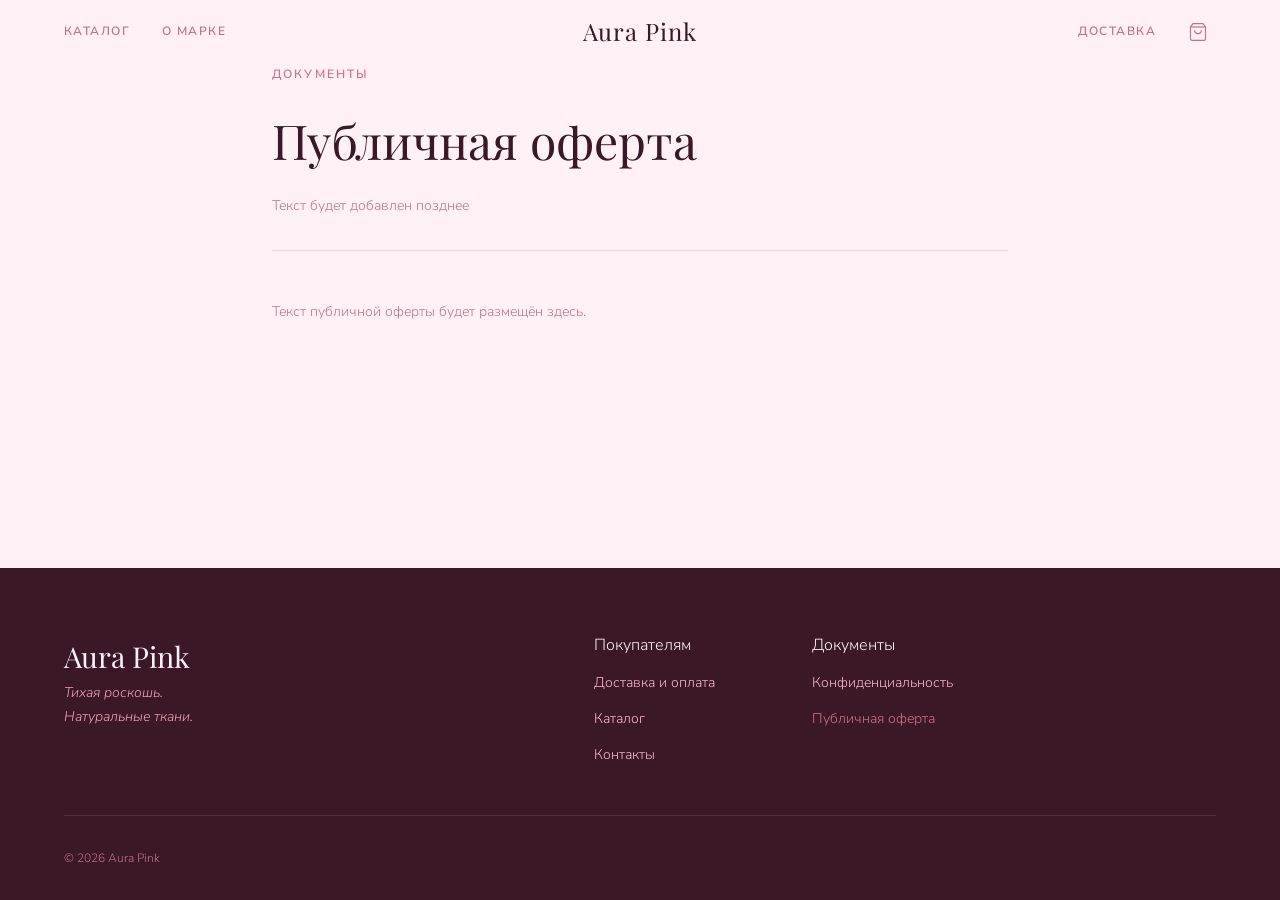
<file: oferta.html>
<!DOCTYPE html>
<html lang="ru">
<head>
  <!-- Yandex.Metrika counter -->
  <script type="text/javascript">
    (function(m,e,t,r,i,k,a){
      m[i]=m[i]||function(){(m[i].a=m[i].a||[]).push(arguments)};
      m[i].l=1*new Date();
      for (var j = 0; j < document.scripts.length; j++) {if (document.scripts[j].src === r) { return; }}
      k=e.createElement(t),a=e.getElementsByTagName(t)[0],k.async=1,k.src=r,a.parentNode.insertBefore(k,a)
    })(window, document,'script','https://mc.yandex.ru/metrika/tag.js?id=109393999','ym');
    ym(109393999, 'init', {ssr:true, webvisor:true, clickmap:true, ecommerce:'dataLayer', referrer: document.referrer, url: location.href, accurateTrackBounce:true, trackLinks:true});
  </script>
  <noscript><div><img src="https://mc.yandex.ru/watch/109393999" style="position:absolute; left:-9999px;" alt="" /></div></noscript>
  <!-- /Yandex.Metrika counter -->
  <meta charset="UTF-8" />
  <meta name="viewport" content="width=device-width, initial-scale=1.0, viewport-fit=cover" />
  <title>Публичная оферта — Aura Pink</title>
  <link rel="preconnect" href="https://fonts.googleapis.com" />
  <link rel="preconnect" href="https://fonts.gstatic.com" crossorigin />
  <link href="https://fonts.googleapis.com/css2?family=Playfair+Display:ital,wght@0,400;0,600;0,700;1,400;1,600&family=Nunito+Sans:ital,wght@0,300;0,400;0,600;1,300&display=swap" rel="stylesheet" />
  <link rel="stylesheet" href="css/style.css" />
  <style>
    .oferta-page {
      max-width: 800px;
      margin: 0 auto;
      padding: var(--space-16) var(--space-8);
    }

    .oferta-hero {
      margin-bottom: var(--space-12);
      padding-bottom: var(--space-8);
      border-bottom: 1px solid var(--color-border);
    }

    .oferta-hero h1 {
      font-family: var(--font-display);
      font-size: var(--text-2xl);
      font-weight: 400;
      color: var(--color-ink);
      margin-bottom: var(--space-3);
    }

    .oferta-meta {
      font-size: var(--text-sm);
      color: var(--color-text-soft);
    }

    .oferta-placeholder {
      background: var(--color-cream-dark);
      border: 2px dashed var(--color-border);
      border-radius: var(--radius-lg);
      padding: var(--space-16) var(--space-8);
      text-align: center;
      color: var(--color-text-soft);
    }

    .oferta-placeholder svg {
      color: var(--color-rose-light);
      margin-bottom: var(--space-4);
    }

    .oferta-placeholder h2 {
      font-family: var(--font-display);
      font-size: var(--text-xl);
      font-weight: 400;
      color: var(--color-ink);
      margin-bottom: var(--space-3);
    }

    .oferta-placeholder p {
      font-size: var(--text-sm);
      line-height: 1.7;
      max-width: 420px;
      margin: 0 auto;
    }

    /* Стили для будущего текста */
    .oferta-content h2 {
      font-family: var(--font-display);
      font-size: var(--text-lg);
      font-weight: 400;
      color: var(--color-ink);
      margin: var(--space-8) 0 var(--space-3);
    }

    .oferta-content p {
      font-size: var(--text-sm);
      color: var(--color-text-soft);
      line-height: 1.9;
      margin-bottom: var(--space-4);
    }

    .oferta-content ol,
    .oferta-content ul {
      padding-left: var(--space-6);
      margin-bottom: var(--space-4);
    }

    .oferta-content li {
      font-size: var(--text-sm);
      color: var(--color-text-soft);
      line-height: 1.9;
      margin-bottom: var(--space-2);
    }

    @media (max-width: 640px) {
      .oferta-page { padding: var(--space-8) var(--space-4); }
    }

    body {
      display: flex;
      flex-direction: column;
      min-height: 100vh;
    }
    main {
      flex: 1;
    }
  </style>
</head>
<body>

  <header class="site-header" id="site-header">
    <div class="header-inner">
      <nav class="nav-left">
        <a href="catalog.html" class="nav-link">Каталог</a>
        <a href="index.html#about" class="nav-link">О марке</a>
      </nav>
      <a href="index.html" class="logo" aria-label="Aura Pink — на главную">
        <span class="logo-text">Aura Pink</span>
      </a>
      <nav class="nav-right">
        <a href="delivery.html" class="nav-link">Доставка</a>
        <button class="nav-icon-btn cart-btn" aria-label="Корзина" id="cart-toggle">
          <span class="cart-icon"><svg width="20" height="20" viewBox="0 0 24 24" fill="none" stroke="currentColor" stroke-width="1.4"><path d="M6 2L3 6v14a2 2 0 002 2h14a2 2 0 002-2V6l-3-4z"/><line x1="3" y1="6" x2="21" y2="6"/><path d="M16 10a4 4 0 01-8 0"/></svg></span>
          <span class="cart-count" id="cart-count">0</span>
        </button>
        <button class="burger" aria-label="Меню" id="burger"><span></span><span></span><span></span></button>
      </nav>
    </div>

  </header>

  <div class="mobile-nav" id="mobile-nav" aria-hidden="true">
      <a href="catalog.html" class="mobile-nav-link">Каталог</a>
      <a href="delivery.html" class="mobile-nav-link">Доставка</a>
      <a href="contacts.html" class="mobile-nav-link">Контакты</a>
    </div>

  <main>
    <div class="oferta-page">

      <div class="oferta-hero reveal">
        <p class="section-eyebrow">Документы</p>
        <h1>Публичная оферта</h1>
        <p class="oferta-meta">Текст будет добавлен позднее</p>
      </div>

      <!-- Текст оферты -->
      <div class="oferta-content" id="oferta-content">
        <p style="color:var(--color-text-soft);font-size:var(--text-sm);line-height:1.9">Текст публичной оферты будет размещён здесь.</p>
      </div>

    </div>
  </main>
  <!-- ─── КНОПКА НАВЕРХ ────────────────────────────────── -->
  <button class="back-to-top" id="back-to-top" aria-label="Наверх">
    <svg width="26" height="26" viewBox="0 0 24 24" fill="none" stroke="currentColor" stroke-width="2.5"><polyline points="18 15 12 9 6 15"/></svg>
  </button>

  <footer class="site-footer">
    <div class="footer-inner">
      <div class="footer-top">
        <div class="footer-brand">
          <a href="index.html" class="footer-logo">Aura Pink</a>
          <p class="footer-tagline">Тихая роскошь.<br>Натуральные ткани.</p>
        </div>
        <nav class="footer-nav">
          <div class="footer-nav-col">
            <p class="footer-nav-title">Покупателям</p>
            <a href="delivery.html" class="footer-link">Доставка и оплата</a>
            <a href="catalog.html" class="footer-link">Каталог</a>
            <a href="contacts.html" class="footer-link">Контакты</a>
          </div>
          <div class="footer-nav-col">
            <p class="footer-nav-title">Документы</p>
            <a href="privacy.html" class="footer-link">Конфиденциальность</a>
            <a href="oferta.html" class="footer-link" style="color:var(--color-rose)">Публичная оферта</a>
          </div>
        </nav>
      </div>
      <div class="footer-bottom">
        <p class="footer-copy">© 2026 Aura Pink</p>
      </div>
    </div>
  </footer>

  <script src="js/script.js"></script>
  <script>
    // Back to top
    const _btt = document.getElementById('back-to-top');
    if (_btt) {
      window.addEventListener('scroll', () => {
        _btt.classList.toggle('visible', window.scrollY > 300);
      }, { passive: true });
      _btt.addEventListener('click', () => window.scrollTo({ top: 0, behavior: 'smooth' }));
    }
  </script>
  <script>
    // Burger menu
    (function() {
      const burger = document.getElementById('burger');
      const mobileNav = document.getElementById('mobile-nav');
      if (!burger || !mobileNav) return;
      let isOpen = false;
      function toggle() {
        isOpen = !isOpen;
        burger.classList.toggle('open', isOpen);
        mobileNav.classList.toggle('open', isOpen);
        mobileNav.setAttribute('aria-hidden', String(!isOpen));
        document.body.style.overflow = isOpen ? 'hidden' : '';
      }
      burger.addEventListener('click', toggle);
      mobileNav.querySelectorAll('.mobile-nav-link').forEach(link => {
        link.addEventListener('click', () => { if (isOpen) toggle(); });
      });
    })();
  </script>
</body>
</html>
</file>
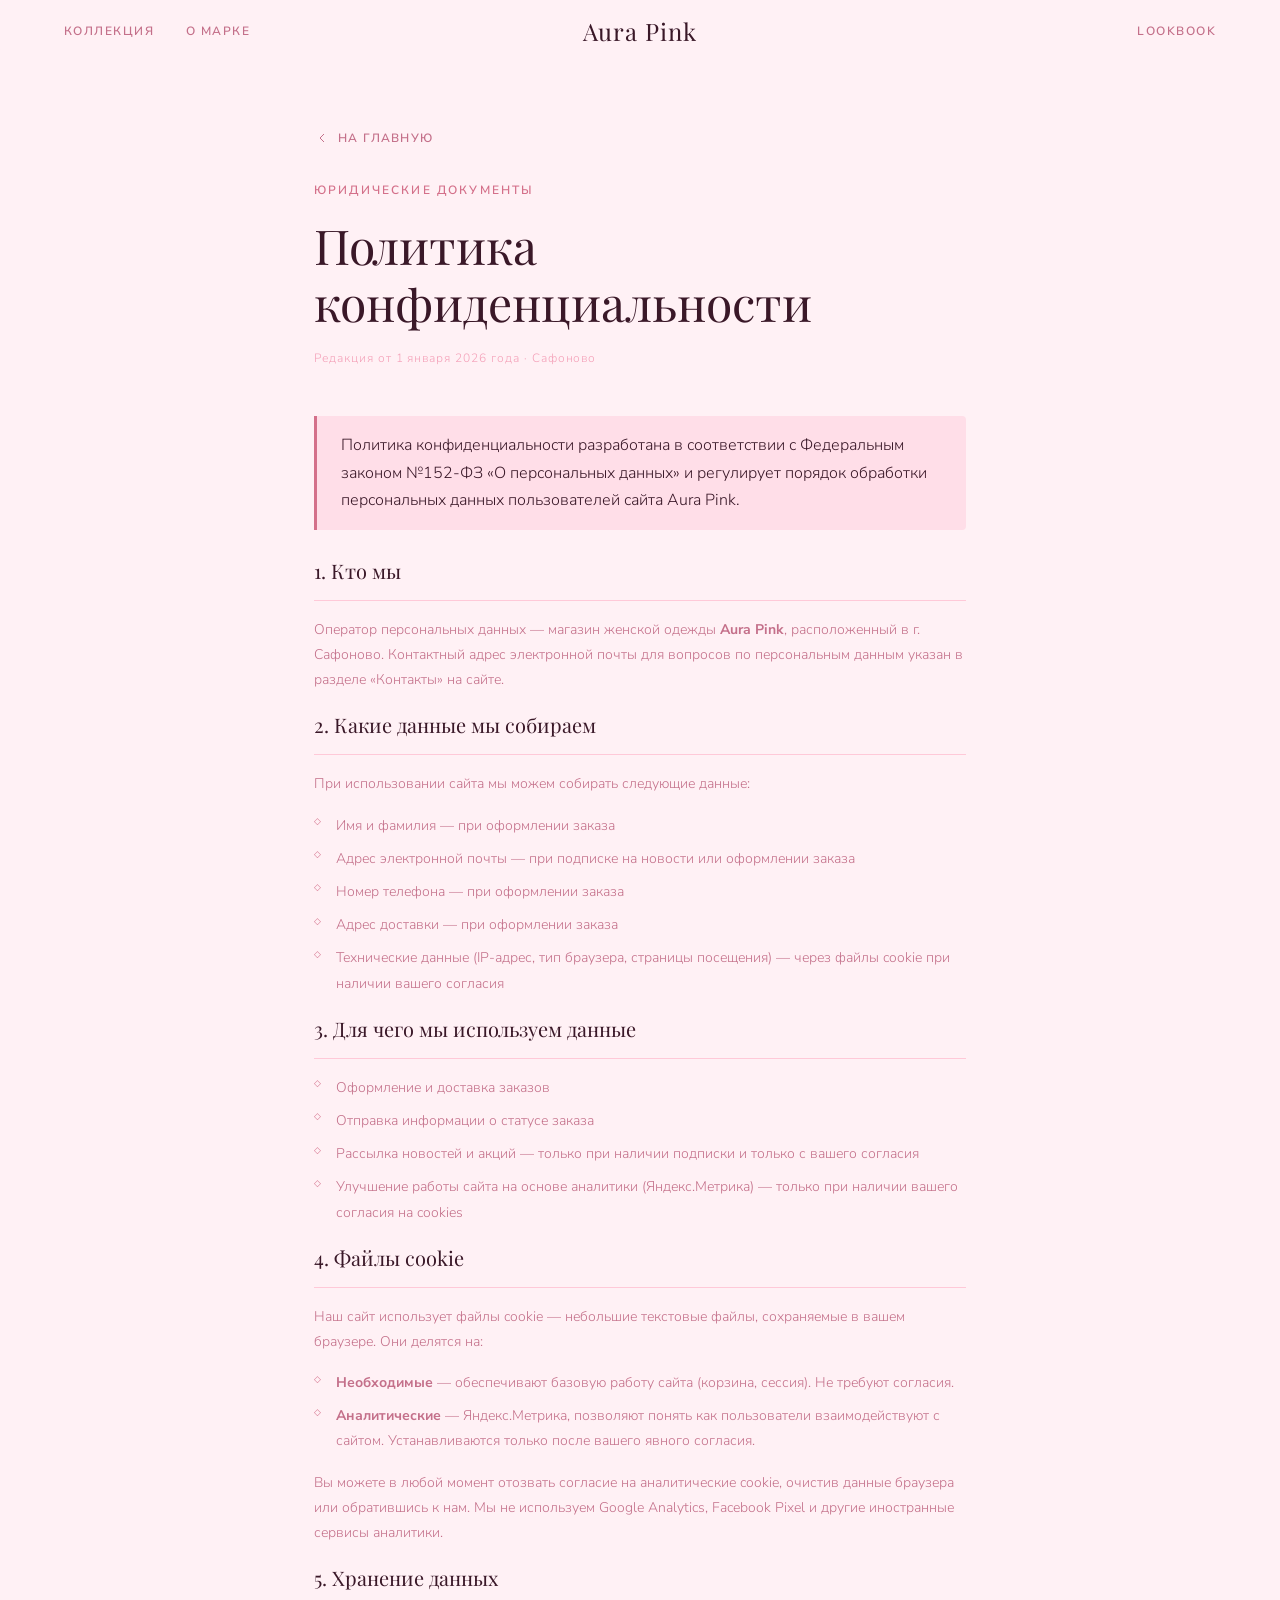
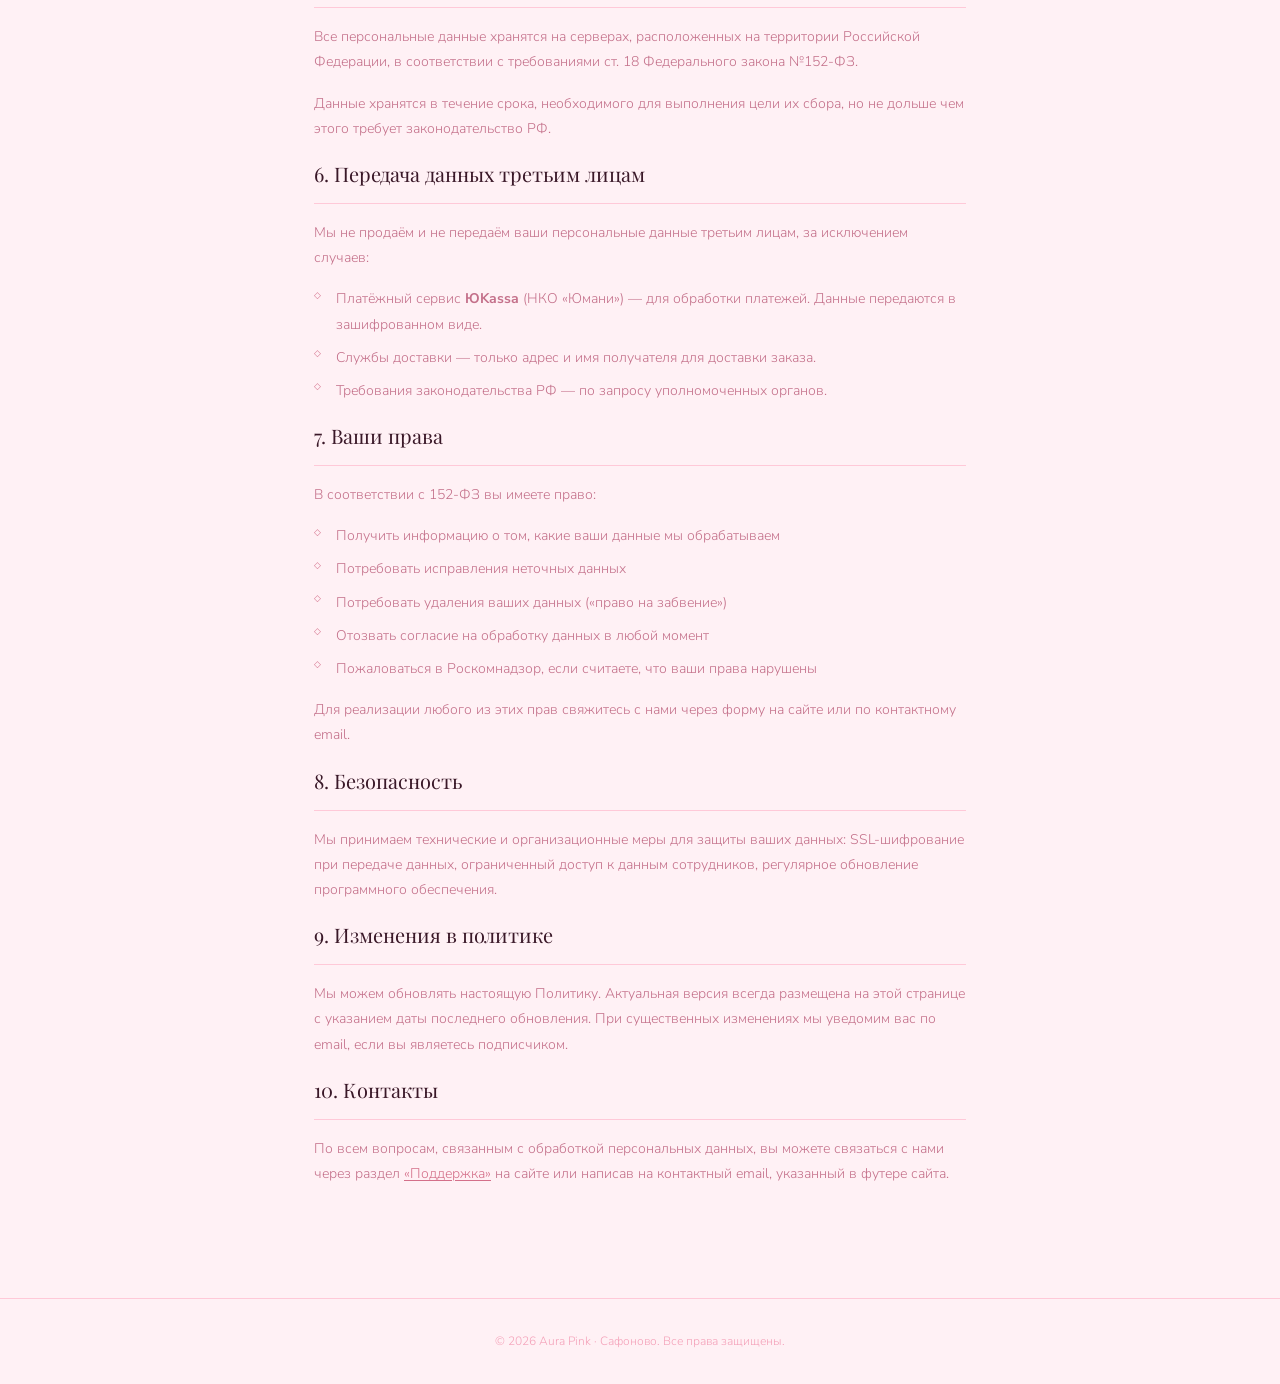
<file: privacy.html>
<!DOCTYPE html>
<html lang="ru">
<head>
  <!-- Yandex.Metrika counter -->
  <script type="text/javascript">
    (function(m,e,t,r,i,k,a){
      m[i]=m[i]||function(){(m[i].a=m[i].a||[]).push(arguments)};
      m[i].l=1*new Date();
      for (var j = 0; j < document.scripts.length; j++) {if (document.scripts[j].src === r) { return; }}
      k=e.createElement(t),a=e.getElementsByTagName(t)[0],k.async=1,k.src=r,a.parentNode.insertBefore(k,a)
    })(window, document,'script','https://mc.yandex.ru/metrika/tag.js?id=109393999','ym');
    ym(109393999, 'init', {ssr:true, webvisor:true, clickmap:true, ecommerce:'dataLayer', referrer: document.referrer, url: location.href, accurateTrackBounce:true, trackLinks:true});
  </script>
  <noscript><div><img src="https://mc.yandex.ru/watch/109393999" style="position:absolute; left:-9999px;" alt="" /></div></noscript>
  <!-- /Yandex.Metrika counter -->
  <meta charset="UTF-8" />
  <meta name="viewport" content="width=device-width, initial-scale=1.0" />
  <title>Политика конфиденциальности — Aura Pink</title>
  <link rel="preconnect" href="https://fonts.googleapis.com" />
  <link rel="preconnect" href="https://fonts.gstatic.com" crossorigin />
  <link href="https://fonts.googleapis.com/css2?family=Playfair+Display:ital,wght@0,400;0,600;0,700;1,400;1,600&family=Nunito+Sans:ital,wght@0,300;0,400;0,600;1,300&display=swap" rel="stylesheet" />
  <link rel="stylesheet" href="css/style.css" />
  <style>
    .privacy-page {
      max-width: 780px;
      margin: 0 auto;
      padding: calc(var(--header-h) + 4rem) var(--container-pad) 6rem;
    }
    .privacy-eyebrow {
      font-size: var(--text-xs);
      font-weight: 600;
      letter-spacing: 0.18em;
      text-transform: uppercase;
      color: var(--color-rose);
      margin-bottom: var(--space-4);
    }
    .privacy-title {
      font-family: var(--font-display);
      font-size: var(--text-2xl);
      font-weight: 400;
      color: var(--color-ink);
      margin-bottom: var(--space-4);
      line-height: 1.2;
    }
    .privacy-date {
      font-size: var(--text-xs);
      color: var(--color-text-muted);
      margin-bottom: var(--space-12);
      letter-spacing: 0.08em;
    }
    .privacy-section {
      margin-bottom: var(--space-10);
    }
    .privacy-section h2 {
      font-family: var(--font-display);
      font-size: var(--text-lg);
      font-weight: 400;
      color: var(--color-ink);
      margin-bottom: var(--space-4);
      padding-bottom: var(--space-3);
      border-bottom: 1px solid var(--color-border);
    }
    .privacy-section p {
      font-size: var(--text-sm);
      color: var(--color-text-soft);
      line-height: 1.8;
      margin-bottom: var(--space-4);
    }
    .privacy-section ul {
      list-style: none;
      padding: 0;
      margin-bottom: var(--space-4);
    }
    .privacy-section ul li {
      font-size: var(--text-sm);
      color: var(--color-text-soft);
      line-height: 1.8;
      padding-left: 1.4rem;
      position: relative;
      margin-bottom: var(--space-2);
    }
    .privacy-section ul li::before {
      content: '◇';
      position: absolute;
      left: 0;
      top: 0.5em;
      color: var(--color-rose);
      font-size: 0.55rem;
      line-height: 1;
    }
    .privacy-section a {
      color: var(--color-rose);
      text-decoration: underline;
      text-underline-offset: 2px;
    }
    .privacy-highlight {
      background: var(--color-cream-dark);
      border-left: 3px solid var(--color-rose);
      padding: var(--space-4) var(--space-6);
      border-radius: 0 var(--radius-md) var(--radius-md) 0;
      margin-bottom: var(--space-6);
    }
    .privacy-highlight p {
      margin-bottom: 0;
      color: var(--color-ink);
    }
    .privacy-back {
      display: inline-flex;
      align-items: center;
      gap: var(--space-2);
      font-size: var(--text-xs);
      font-weight: 600;
      letter-spacing: 0.1em;
      text-transform: uppercase;
      color: var(--color-text-soft);
      margin-bottom: var(--space-8);
      transition: color var(--t-fast) var(--ease-out);
    }
    .privacy-back:hover { color: var(--color-ink); }
    .privacy-back svg { transition: transform var(--t-fast) var(--ease-out); }
    .privacy-back:hover svg { transform: translateX(-3px); }
    body { display: flex; flex-direction: column; min-height: 100vh; }
    main { flex: 1; }
  </style>
</head>
<body>

  <!-- Хедер -->
  <header class="site-header" id="site-header">
    <div class="header-inner">
      <nav class="nav-left">
        <a href="index.html#collection" class="nav-link">Коллекция</a>
        <a href="index.html#about" class="nav-link">О марке</a>
      </nav>
      <a href="index.html" class="logo" aria-label="Aura Pink — на главную">
        <span class="logo-text">Aura Pink</span>
      </a>
      <nav class="nav-right">
        <a href="index.html#lookbook" class="nav-link">Lookbook</a>
        <button class="burger" aria-label="Меню" id="burger"><span></span><span></span><span></span></button>
      </nav>
    </div>
  </header>

  <div class="mobile-nav" id="mobile-nav" aria-hidden="true">
    <a href="catalog.html" class="mobile-nav-link">Каталог</a>
    <a href="index.html#about" class="mobile-nav-link">О марке</a>
    <a href="delivery.html" class="mobile-nav-link">Доставка</a>
    <a href="contacts.html" class="mobile-nav-link">Контакты</a>
  </div>

  <main class="privacy-page">

    <a href="index.html" class="privacy-back">
      <svg width="16" height="16" viewBox="0 0 24 24" fill="none" stroke="currentColor" stroke-width="1.5"><polyline points="15 18 9 12 15 6"/></svg>
      На главную
    </a>

    <p class="privacy-eyebrow">Юридические документы</p>
    <h1 class="privacy-title">Политика конфиденциальности</h1>
    <p class="privacy-date">Редакция от 1 января 2026 года · Сафоново</p>

    <div class="privacy-highlight">
      <p>Политика конфиденциальности разработана в соответствии с Федеральным законом №152-ФЗ «О персональных данных» и регулирует порядок обработки персональных данных пользователей сайта Aura Pink.</p>
    </div>

    <div class="privacy-section">
      <h2>1. Кто мы</h2>
      <p>Оператор персональных данных — магазин женской одежды <strong>Aura Pink</strong>, расположенный в г. Сафоново. Контактный адрес электронной почты для вопросов по персональным данным указан в разделе «Контакты» на сайте.</p>
    </div>

    <div class="privacy-section">
      <h2>2. Какие данные мы собираем</h2>
      <p>При использовании сайта мы можем собирать следующие данные:</p>
      <ul>
        <li>Имя и фамилия — при оформлении заказа</li>
        <li>Адрес электронной почты — при подписке на новости или оформлении заказа</li>
        <li>Номер телефона — при оформлении заказа</li>
        <li>Адрес доставки — при оформлении заказа</li>
        <li>Технические данные (IP-адрес, тип браузера, страницы посещения) — через файлы cookie при наличии вашего согласия</li>
      </ul>
    </div>

    <div class="privacy-section">
      <h2>3. Для чего мы используем данные</h2>
      <ul>
        <li>Оформление и доставка заказов</li>
        <li>Отправка информации о статусе заказа</li>
        <li>Рассылка новостей и акций — только при наличии подписки и только с вашего согласия</li>
        <li>Улучшение работы сайта на основе аналитики (Яндекс.Метрика) — только при наличии вашего согласия на cookies</li>
      </ul>
    </div>

    <div class="privacy-section">
      <h2>4. Файлы cookie</h2>
      <p>Наш сайт использует файлы cookie — небольшие текстовые файлы, сохраняемые в вашем браузере. Они делятся на:</p>
      <ul>
        <li><strong>Необходимые</strong> — обеспечивают базовую работу сайта (корзина, сессия). Не требуют согласия.</li>
        <li><strong>Аналитические</strong> — Яндекс.Метрика, позволяют понять как пользователи взаимодействуют с сайтом. Устанавливаются только после вашего явного согласия.</li>
      </ul>
      <p>Вы можете в любой момент отозвать согласие на аналитические cookie, очистив данные браузера или обратившись к нам. Мы не используем Google Analytics, Facebook Pixel и другие иностранные сервисы аналитики.</p>
    </div>

    <div class="privacy-section">
      <h2>5. Хранение данных</h2>
      <p>Все персональные данные хранятся на серверах, расположенных на территории Российской Федерации, в соответствии с требованиями ст. 18 Федерального закона №152-ФЗ.</p>
      <p>Данные хранятся в течение срока, необходимого для выполнения цели их сбора, но не дольше чем этого требует законодательство РФ.</p>
    </div>

    <div class="privacy-section">
      <h2>6. Передача данных третьим лицам</h2>
      <p>Мы не продаём и не передаём ваши персональные данные третьим лицам, за исключением случаев:</p>
      <ul>
        <li>Платёжный сервис <strong>ЮKassa</strong> (НКО «Юмани») — для обработки платежей. Данные передаются в зашифрованном виде.</li>
        <li>Службы доставки — только адрес и имя получателя для доставки заказа.</li>
        <li>Требования законодательства РФ — по запросу уполномоченных органов.</li>
      </ul>
    </div>

    <div class="privacy-section">
      <h2>7. Ваши права</h2>
      <p>В соответствии с 152-ФЗ вы имеете право:</p>
      <ul>
        <li>Получить информацию о том, какие ваши данные мы обрабатываем</li>
        <li>Потребовать исправления неточных данных</li>
        <li>Потребовать удаления ваших данных («право на забвение»)</li>
        <li>Отозвать согласие на обработку данных в любой момент</li>
        <li>Пожаловаться в Роскомнадзор, если считаете, что ваши права нарушены</li>
      </ul>
      <p>Для реализации любого из этих прав свяжитесь с нами через форму на сайте или по контактному email.</p>
    </div>

    <div class="privacy-section">
      <h2>8. Безопасность</h2>
      <p>Мы принимаем технические и организационные меры для защиты ваших данных: SSL-шифрование при передаче данных, ограниченный доступ к данным сотрудников, регулярное обновление программного обеспечения.</p>
    </div>

    <div class="privacy-section">
      <h2>9. Изменения в политике</h2>
      <p>Мы можем обновлять настоящую Политику. Актуальная версия всегда размещена на этой странице с указанием даты последнего обновления. При существенных изменениях мы уведомим вас по email, если вы являетесь подписчиком.</p>
    </div>

    <div class="privacy-section">
      <h2>10. Контакты</h2>
      <p>По всем вопросам, связанным с обработкой персональных данных, вы можете связаться с нами через раздел <a href="index.html#support">«Поддержка»</a> на сайте или написав на контактный email, указанный в футере сайта.</p>
    </div>

  </main>

  <!-- ─── КНОПКА НАВЕРХ ────────────────────────────────── -->
  <button class="back-to-top" id="back-to-top" aria-label="Наверх">
    <svg width="26" height="26" viewBox="0 0 24 24" fill="none" stroke="currentColor" stroke-width="2.5"><polyline points="18 15 12 9 6 15"/></svg>
  </button>

  <!-- Футер минимальный -->
  <footer style="border-top: 1px solid var(--color-border); padding: 2rem var(--container-pad); text-align: center;">
    <p style="font-size: 0.75rem; color: var(--color-text-muted);">© 2026 Aura Pink · Сафоново. Все права защищены.</p>
  </footer>

  <script>
    // Хедер scroll
    const header = document.getElementById('site-header');
    window.addEventListener('scroll', () => {
      header.classList.toggle('scrolled', window.scrollY > 24);
    }, { passive: true });
  </script>
  <script>
    // Back to top
    const _btt = document.getElementById('back-to-top');
    if (_btt) {
      window.addEventListener('scroll', () => {
        _btt.classList.toggle('visible', window.scrollY > 300);
      }, { passive: true });
      _btt.addEventListener('click', () => window.scrollTo({ top: 0, behavior: 'smooth' }));
    }
  </script>
  <script>
    // Burger menu
    (function() {
      const burger = document.getElementById('burger');
      const mobileNav = document.getElementById('mobile-nav');
      if (!burger || !mobileNav) return;
      let isOpen = false;
      function toggle() {
        isOpen = !isOpen;
        burger.classList.toggle('open', isOpen);
        mobileNav.classList.toggle('open', isOpen);
        mobileNav.setAttribute('aria-hidden', String(!isOpen));
        document.body.style.overflow = isOpen ? 'hidden' : '';
      }
      burger.addEventListener('click', toggle);
      mobileNav.querySelectorAll('.mobile-nav-link').forEach(link => {
        link.addEventListener('click', () => { if (isOpen) toggle(); });
      });
    })();
  </script>
</body>
</html>
</file>
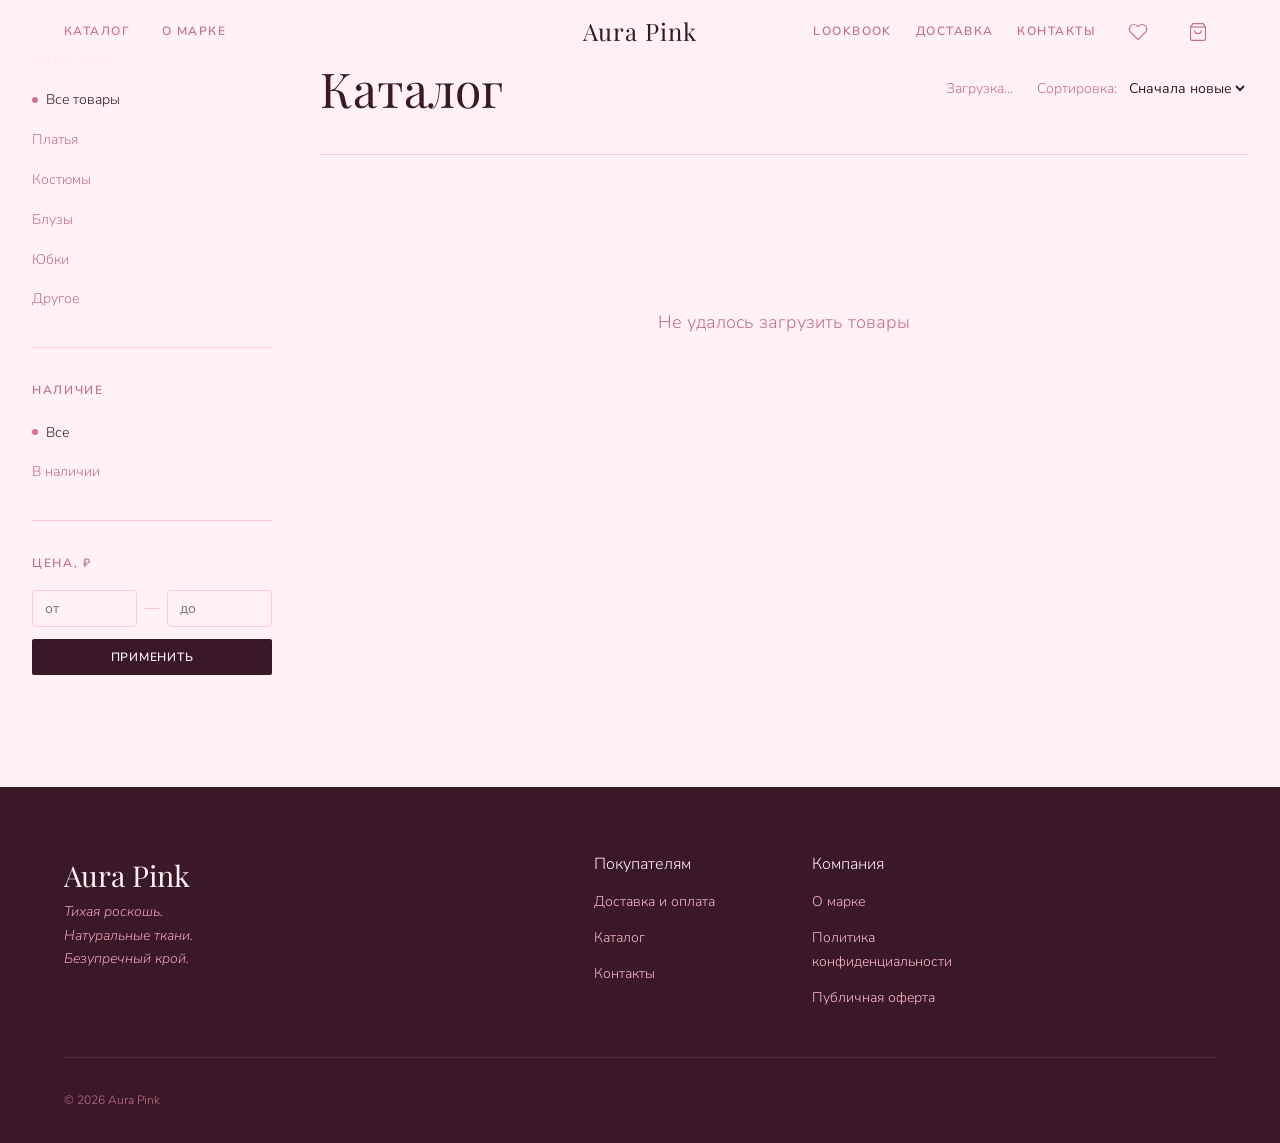
<file: product.html>
<!DOCTYPE html>
<html lang="ru">
<head>
  <!-- Yandex.Metrika counter -->
  <script type="text/javascript">
    (function(m,e,t,r,i,k,a){
      m[i]=m[i]||function(){(m[i].a=m[i].a||[]).push(arguments)};
      m[i].l=1*new Date();
      for (var j = 0; j < document.scripts.length; j++) {if (document.scripts[j].src === r) { return; }}
      k=e.createElement(t),a=e.getElementsByTagName(t)[0],k.async=1,k.src=r,a.parentNode.insertBefore(k,a)
    })(window, document,'script','https://mc.yandex.ru/metrika/tag.js?id=109393999','ym');
    ym(109393999, 'init', {ssr:true, webvisor:true, clickmap:true, ecommerce:'dataLayer', referrer: document.referrer, url: location.href, accurateTrackBounce:true, trackLinks:true});
  </script>
  <noscript><div><img src="https://mc.yandex.ru/watch/109393999" style="position:absolute; left:-9999px;" alt="" /></div></noscript>
  <!-- /Yandex.Metrika counter -->
  <meta charset="UTF-8" />
  <meta name="viewport" content="width=device-width, initial-scale=1.0, viewport-fit=cover" />
  <title>Товар — Aura Pink</title>
  <link rel="preconnect" href="https://fonts.googleapis.com" />
  <link rel="preconnect" href="https://fonts.gstatic.com" crossorigin />
  <link href="https://fonts.googleapis.com/css2?family=Playfair+Display:ital,wght@0,400;0,600;0,700;1,400;1,600&family=Nunito+Sans:ital,wght@0,300;0,400;0,600;1,300&display=swap" rel="stylesheet" />
  <link rel="stylesheet" href="css/style.css" />
  <style>
    .product-page {
      max-width: 1200px;
      margin: 0 auto;
      padding: var(--space-12) var(--space-8);
    }

    .product-breadcrumb {
      display: flex;
      align-items: center;
      gap: var(--space-2);
      margin-bottom: var(--space-8);
      font-size: var(--text-sm);
      color: var(--color-text-soft);
    }

    .product-breadcrumb a {
      color: var(--color-text-soft);
      text-decoration: none;
      transition: color var(--t-fast);
    }
    .product-breadcrumb a:hover { color: var(--color-ink); }
    .product-breadcrumb span { color: var(--color-text-muted); }

    .product-layout {
      display: grid;
      grid-template-columns: 1fr 1fr;
      gap: var(--space-16);
      align-items: start;
    }

    /* ── Gallery ── */
    .product-gallery {}

    .product-main-img {
      width: 100%;
      aspect-ratio: 3/4;
      border-radius: var(--radius-lg);
      background: var(--color-parchment);
      background-size: cover;
      background-position: center;
      margin-bottom: var(--space-3);
      overflow: hidden;
      position: relative;
    }

    .product-main-img img {
      width: 100%;
      height: 100%;
      object-fit: cover;
      display: block;
    }

    .product-thumbs {
      display: flex;
      gap: var(--space-2);
      flex-wrap: wrap;
    }

    .product-thumb {
      width: 72px;
      height: 90px;
      border-radius: var(--radius-md);
      background: var(--color-parchment);
      background-size: cover;
      background-position: center;
      cursor: pointer;
      border: 2px solid transparent;
      transition: border-color var(--t-fast);
      overflow: hidden;
      flex-shrink: 0;
    }

    .product-thumb img { width: 100%; height: 100%; object-fit: cover; }
    .product-thumb.active { border-color: var(--color-rose); }
    .product-thumb:hover { border-color: var(--color-warm-200); }

    /* ── Info ── */
    .product-info-panel {
      position: sticky;
      top: calc(var(--header-h) + 2rem);
    }

    .product-eyebrow {
      font-size: var(--text-xs);
      font-weight: 600;
      letter-spacing: 0.14em;
      text-transform: uppercase;
      color: var(--color-rose);
      margin-bottom: var(--space-3);
    }

    .product-title {
      font-family: var(--font-display);
      font-size: clamp(1.6rem, 3vw, 2.4rem);
      font-weight: 400;
      color: var(--color-ink);
      line-height: 1.15;
      margin-bottom: var(--space-4);
    }

    .product-price-wrap {
      display: flex;
      align-items: baseline;
      gap: var(--space-3);
      margin-bottom: var(--space-8);
    }

    .product-price-main {
      font-family: var(--font-display);
      font-size: var(--text-xl);
      color: var(--color-ink);
    }

    .product-price-old {
      font-size: var(--text-base);
      color: var(--color-text-muted);
      text-decoration: line-through;
    }

    .product-price-badge {
      padding: var(--space-1) var(--space-2);
      background: var(--color-rose);
      color: white;
      border-radius: var(--radius-sm);
      font-size: var(--text-xs);
      font-weight: 600;
    }

    .product-divider {
      height: 1px;
      background: var(--color-border);
      margin: var(--space-6) 0;
    }

    .product-section-label {
      font-size: var(--text-xs);
      font-weight: 600;
      letter-spacing: 0.12em;
      text-transform: uppercase;
      color: var(--color-text-soft);
      margin-bottom: var(--space-3);
    }

    .product-desc {
      font-size: var(--text-sm);
      color: var(--color-text-soft);
      line-height: 1.8;
      margin-bottom: var(--space-8);
    }

    /* Stock badge */
    .stock-badge {
      display: inline-flex;
      align-items: center;
      gap: var(--space-2);
      padding: var(--space-2) var(--space-3);
      border-radius: 100px;
      font-size: var(--text-xs);
      font-weight: 600;
      margin-bottom: var(--space-6);
    }

    .stock-badge--in {
      background: rgba(39,174,96,.1);
      color: #1a8a4a;
    }

    .stock-badge--out {
      background: rgba(192,57,43,.1);
      color: #c0392b;
    }

    .stock-badge::before {
      content: '';
      width: 6px;
      height: 6px;
      border-radius: 50%;
      background: currentColor;
    }

    /* CTA buttons */
    .product-actions {
      display: flex;
      flex-direction: column;
      gap: var(--space-3);
      margin-bottom: var(--space-8);
    }

    .btn-cart-add {
      display: flex;
      align-items: center;
      justify-content: center;
      gap: var(--space-3);
      width: 100%;
      padding: 1rem;
      background: var(--color-ink);
      color: var(--color-cream);
      border: none;
      border-radius: var(--radius-md);
      font-family: var(--font-body);
      font-size: var(--text-base);
      font-weight: 600;
      cursor: pointer;
      transition: background var(--t-base);
    }
    .btn-cart-add:hover { background: var(--color-ink-soft); }
    .btn-cart-add:disabled { opacity: .5; cursor: not-allowed; }

    .btn-wishlist-add {
      display: flex;
      align-items: center;
      justify-content: center;
      gap: var(--space-3);
      width: 100%;
      padding: 0.9rem;
      background: transparent;
      color: var(--color-ink);
      border: 1.5px solid var(--color-border);
      border-radius: var(--radius-md);
      font-family: var(--font-body);
      font-size: var(--text-sm);
      cursor: pointer;
      transition: border-color var(--t-base), background var(--t-base);
    }
    .btn-wishlist-add:hover { border-color: var(--color-rose); background: var(--color-rose-light); }

    /* Features */
    .product-features {
      display: flex;
      flex-direction: column;
      gap: var(--space-3);
    }

    .product-feature {
      display: flex;
      align-items: flex-start;
      gap: var(--space-3);
      font-size: var(--text-sm);
      color: var(--color-text-soft);
    }

    .product-feature svg { flex-shrink: 0; color: var(--color-rose); margin-top: 1px; }

    /* Related */
    .related-section {
      max-width: 1200px;
      margin: var(--space-24) auto var(--space-16);
      padding: 0 var(--space-8);
    }

    .related-section .section-title {
      margin-bottom: var(--space-8);
    }

    .related-grid {
      display: grid;
      grid-template-columns: repeat(4, 1fr);
      gap: var(--space-4);
    }

    /* Loading */
    .product-loading {
      display: flex;
      align-items: center;
      justify-content: center;
      min-height: 60vh;
    }

    @media (max-width: 900px) {
      .product-layout { grid-template-columns: 1fr; gap: var(--space-8); }
      .product-info-panel { position: static; }
      .related-grid { grid-template-columns: repeat(2, 1fr); }
      .product-page { padding: var(--space-6) var(--space-4); }
    }
  </style>
</head>
<body>

  <header class="site-header" id="site-header">
    <div class="header-inner">
      <nav class="nav-left">
        <a href="catalog.html" class="nav-link">Каталог</a>
        <a href="index.html#about" class="nav-link">О марке</a>
      </nav>
      <a href="index.html" class="logo" aria-label="Aura Pink — на главную">
        <span class="logo-text">Aura Pink</span>
      </a>
      <nav class="nav-right">
        <a href="index.html#lookbook" class="nav-link">Lookbook</a>
        <a href="delivery.html" class="nav-link">Доставка</a>
        <a href="contacts.html" class="nav-link">Контакты</a>
        <button class="nav-icon-btn" id="wishlist-toggle" aria-label="Избранное">
          <svg width="20" height="20" viewBox="0 0 24 24" fill="none" stroke="currentColor" stroke-width="1.4"><path d="M20.84 4.61a5.5 5.5 0 00-7.78 0L12 5.67l-1.06-1.06a5.5 5.5 0 00-7.78 7.78l1.06 1.06L12 21.23l7.78-7.78 1.06-1.06a5.5 5.5 0 000-7.78z"/></svg>
          <span class="wishlist-count" id="wishlist-count"></span>
        </button>
        <button class="nav-icon-btn cart-btn" aria-label="Корзина" id="cart-toggle">
          <span class="cart-icon"><svg width="20" height="20" viewBox="0 0 24 24" fill="none" stroke="currentColor" stroke-width="1.4"><path d="M6 2L3 6v14a2 2 0 002 2h14a2 2 0 002-2V6l-3-4z"/><line x1="3" y1="6" x2="21" y2="6"/><path d="M16 10a4 4 0 01-8 0"/></svg></span>
          <span class="cart-count" id="cart-count">0</span>
        </button>
        <button class="burger" aria-label="Меню" id="burger"><span></span><span></span><span></span></button>
      </nav>
    </div>

  </header>

  <div class="mobile-nav" id="mobile-nav" aria-hidden="true">
      <a href="catalog.html" class="mobile-nav-link">Каталог</a>
      <a href="index.html#about" class="mobile-nav-link">О марке</a>
    </div>

  <main id="product-main">
    <div class="product-loading">
      <div class="products-loading">
        <span class="loading-dot"></span>
        <span class="loading-dot"></span>
        <span class="loading-dot"></span>
      </div>
    </div>
  </main>
  <!-- ─── КНОПКА НАВЕРХ ────────────────────────────────── -->
  <button class="back-to-top" id="back-to-top" aria-label="Наверх">
    <svg width="26" height="26" viewBox="0 0 24 24" fill="none" stroke="currentColor" stroke-width="2.5"><polyline points="18 15 12 9 6 15"/></svg>
  </button>

  <footer class="site-footer">
    <div class="footer-inner">
      <div class="footer-top">
        <div class="footer-brand">
          <a href="index.html" class="footer-logo">Aura Pink</a>
          <p class="footer-tagline">Тихая роскошь.<br>Натуральные ткани.</p>
        </div>
        <nav class="footer-nav">
          <div class="footer-nav-col">
            <p class="footer-nav-title">Покупателям</p>
            <a href="delivery.html" class="footer-link">Доставка и оплата</a>
            <a href="catalog.html" class="footer-link">Каталог</a>
            <a href="contacts.html" class="footer-link">Контакты</a>
          </div>
        </nav>
      </div>
      <div class="footer-bottom">
        <p class="footer-copy">© 2026 Aura Pink</p>
      </div>
    </div>
  </footer>

  <script src="js/script.js"></script>
  <script>
    const SUPABASE_URL = 'https://acylsytogrgyesrcbthx.supabase.co';
    const SUPABASE_KEY = 'sb_publishable_sTp-NwKK2dqaMjjMDcqDsA_HSl45kVD';

    const id = new URLSearchParams(location.search).get('id');

    async function loadProduct() {
      if (!id) { location.href = 'catalog.html'; return; }

      try {
        const [pRes, relRes] = await Promise.all([
          fetch(`${SUPABASE_URL}/rest/v1/products?id=eq.${id}`, {
            headers: { 'apikey': SUPABASE_KEY, 'Authorization': `Bearer ${SUPABASE_KEY}` }
          }),
          fetch(`${SUPABASE_URL}/rest/v1/products?id=neq.${id}&limit=4&order=created_at.desc`, {
            headers: { 'apikey': SUPABASE_KEY, 'Authorization': `Bearer ${SUPABASE_KEY}` }
          })
        ]);

        const [products, related] = await Promise.all([pRes.json(), relRes.json()]);
        const p = products[0];
        if (!p) { location.href = 'catalog.html'; return; }

        document.title = `${p.name} — Aura Pink`;
        renderProduct(p, related);

      } catch {
        document.getElementById('product-main').innerHTML = '<div style="text-align:center;padding:6rem">Не удалось загрузить товар</div>';
      }
    }

    function renderProduct(p, related) {
      const price = Number(p.price).toLocaleString('ru-RU');
      const discount = p.old_price ? Math.round((1 - p.price/p.old_price)*100) : 0;

      const catLabels = { dress:'Платья', suit:'Костюмы', blouse:'Блузы', skirt:'Юбки', other:'Другое' };

      document.getElementById('product-main').innerHTML = `
        <div class="product-page">
          <nav class="product-breadcrumb">
            <a href="index.html">Главная</a>
            <span>/</span>
            <a href="catalog.html">Каталог</a>
            <span>/</span>
            <a href="catalog.html?cat=${p.category}">${catLabels[p.category] || 'Каталог'}</a>
            <span>/</span>
            <span style="color:var(--color-ink)">${p.name}</span>
          </nav>

          <div class="product-layout">
            <!-- Gallery -->
            <div class="product-gallery">
              <div class="product-main-img" id="main-img">
                ${p.image_url
                  ? `<img src="${p.image_url}" alt="${p.name}" />`
                  : `<div style="width:100%;height:100%;background:var(--color-parchment);display:flex;align-items:center;justify-content:center;color:var(--color-text-muted);font-size:3rem">✦</div>`}
              </div>
              ${p.image_url ? `<div class="product-thumbs">
                <div class="product-thumb active" style="background-image:url('${p.image_url}')"></div>
              </div>` : ''}
            </div>

            <!-- Info -->
            <div class="product-info-panel">
              <p class="product-eyebrow">Aura Pink · ${catLabels[p.category] || ''}</p>
              <h1 class="product-title">${p.name}</h1>

              <div class="product-price-wrap">
                <span class="product-price-main">${price} ₽</span>
                ${p.old_price ? `<span class="product-price-old">${Number(p.old_price).toLocaleString('ru-RU')} ₽</span>` : ''}
                ${discount > 0 ? `<span class="product-price-badge">−${discount}%</span>` : ''}
              </div>

              <span class="stock-badge ${p.in_stock ? 'stock-badge--in' : 'stock-badge--out'}">
                ${p.in_stock ? 'В наличии' : 'Нет в наличии'}
              </span>

              ${p.description ? `
                <div class="product-divider"></div>
                <p class="product-section-label">Описание</p>
                <p class="product-desc">${p.description}</p>
              ` : ''}

              <div class="product-actions">
                <button class="btn-cart-add" id="add-to-cart-btn" ${!p.in_stock ? 'disabled' : ''}>
                  <svg width="18" height="18" viewBox="0 0 24 24" fill="none" stroke="currentColor" stroke-width="1.6"><path d="M6 2L3 6v14a2 2 0 002 2h14a2 2 0 002-2V6l-3-4z"/><line x1="3" y1="6" x2="21" y2="6"/><path d="M16 10a4 4 0 01-8 0"/></svg>
                  ${p.in_stock ? 'Добавить в корзину' : 'Нет в наличии'}
                </button>
                <button class="btn-wishlist-add" id="wishlist-btn">
                  <svg width="16" height="16" viewBox="0 0 24 24" fill="none" stroke="currentColor" stroke-width="1.4"><path d="M20.84 4.61a5.5 5.5 0 00-7.78 0L12 5.67l-1.06-1.06a5.5 5.5 0 00-7.78 7.78l1.06 1.06L12 21.23l7.78-7.78 1.06-1.06a5.5 5.5 0 000-7.78z"/></svg>
                  В избранное
                </button>
              </div>

              <div class="product-divider"></div>

              <div class="product-features">
                <div class="product-feature">
                  <svg width="16" height="16" viewBox="0 0 24 24" fill="none" stroke="currentColor" stroke-width="1.6"><path d="M12 22s8-4 8-10V5l-8-3-8 3v7c0 6 8 10 8 10z"/></svg>
                  Безопасная оплата через ЮKassa
                </div>
                <div class="product-feature">
                  <svg width="16" height="16" viewBox="0 0 24 24" fill="none" stroke="currentColor" stroke-width="1.6"><rect x="1" y="3" width="15" height="13"/><path d="M16 8h4l3 5v3h-7V8z"/><circle cx="5.5" cy="18.5" r="2.5"/><circle cx="18.5" cy="18.5" r="2.5"/></svg>
                  Доставка по всей России — <a href="delivery.html" style="color:var(--color-rose)">подробнее</a>
                </div>
                <div class="product-feature">
                  <svg width="16" height="16" viewBox="0 0 24 24" fill="none" stroke="currentColor" stroke-width="1.6"><polyline points="23 6 13.5 15.5 8.5 10.5 1 18"/><polyline points="17 6 23 6 23 12"/></svg>
                  Возврат в течение 14 дней
                </div>
              </div>
            </div>
          </div>
        </div>

        <!-- Похожие товары -->
        ${related.length > 0 ? `
        <section class="related-section">
          <h2 class="section-title">Похожие товары</h2>
          <div class="related-grid products-grid" id="related-grid"></div>
        </section>` : ''}
      `;

      // Добавить в корзину
      document.getElementById('add-to-cart-btn')?.addEventListener('click', () => {
        if (typeof addToCart === 'function') {
          addToCart({ id: p.id, name: p.name, price: p.price, image: p.image_url });
        }
        const btn = document.getElementById('add-to-cart-btn');
        btn.textContent = '✓ Добавлено';
        btn.style.background = '#27AE60';
        setTimeout(() => {
          btn.innerHTML = '<svg width="18" height="18" viewBox="0 0 24 24" fill="none" stroke="currentColor" stroke-width="1.6"><path d="M6 2L3 6v14a2 2 0 002 2h14a2 2 0 002-2V6l-3-4z"/><line x1="3" y1="6" x2="21" y2="6"/><path d="M16 10a4 4 0 01-8 0"/></svg> Добавить в корзину';
          btn.style.background = '';
        }, 2000);
      });

      // Похожие товары
      const relGrid = document.getElementById('related-grid');
      if (relGrid) {
        related.forEach(r => {
          const card = document.createElement('article');
          card.className = 'product-card';
          const rPrice = Number(r.price).toLocaleString('ru-RU');
          const imgStyle = r.image_url ? `background-image:url('${r.image_url}');background-size:cover;background-position:center;` : '';
          card.innerHTML = `
            <a href="product.html?id=${r.id}" style="text-decoration:none;color:inherit">
              <div class="product-img-wrap">
                <div class="product-img" style="${imgStyle}"></div>
              </div>
              <div class="product-info">
                <p class="product-brand">Aura Pink</p>
                <h3 class="product-name">${r.name}</h3>
                <div class="product-footer"><span class="product-price">${rPrice} ₽</span></div>
              </div>
            </a>`;
          relGrid.appendChild(card);
        });
      }
    }

    loadProduct();
  </script>
  <script>
    // Back to top
    const _btt = document.getElementById('back-to-top');
    if (_btt) {
      window.addEventListener('scroll', () => {
        _btt.classList.toggle('visible', window.scrollY > 300);
      }, { passive: true });
      _btt.addEventListener('click', () => window.scrollTo({ top: 0, behavior: 'smooth' }));
    }
  </script>
</body>
</html>
</file>
<file: css/style.css>
/* ═══════════════════════════════════════════════════════
   AURA PINK — Design System
   Quiet Luxury Aesthetic
   Fonts: Playfair Display (display) + Nunito Sans (body)
   ═══════════════════════════════════════════════════════ */

/* ── 1. TOKENS ──────────────────────────────────────── */
:root {
  /* Color Palette — Soft Pink */
  --color-cream:       #FFF1F5;
  --color-cream-dark:  #FFDEE8;
  --color-parchment:   #FFC9D8;
  --color-warm-100:    #FFB7CC;
  --color-warm-200:    #F4A0B8;
  --color-warm-400:    #C4708A;
  --color-warm-600:    #8A4060;
  --color-ink:         #3A1828;
  --color-ink-soft:    #5C2840;

  /* Accent — Deep Rose Pink */
  --color-rose:        #D4708A;
  --color-rose-light:  #FFC9D8;
  --color-rose-deep:   #B05070;

  /* Semantic */
  --color-bg:          var(--color-cream);
  --color-surface:     #FFFFFF;
  --color-border:      var(--color-parchment);
  --color-text:        var(--color-ink);
  --color-text-soft:   var(--color-warm-400);
  --color-text-muted:  var(--color-warm-200);
  --color-accent:      var(--color-rose);

  /* Typography */
  --font-display: 'Playfair Display', 'Georgia', serif;
  --font-body:    'Nunito Sans', sans-serif;

  /* Type Scale — fluid */
  --text-xs:    0.75rem;
  --text-sm:    0.875rem;
  --text-base:  1rem;
  --text-md:    1.125rem;
  --text-lg:    1.25rem;
  --text-xl:    clamp(1.5rem,   3vw, 2rem);
  --text-2xl:   clamp(2rem,     4vw, 3rem);
  --text-3xl:   clamp(2.75rem,  6vw, 4.5rem);
  --text-hero:  clamp(3.5rem,   8vw, 7rem);

  /* Spacing */
  --space-1:    0.25rem;
  --space-2:    0.5rem;
  --space-3:    0.75rem;
  --space-4:    1rem;
  --space-6:    1.5rem;
  --space-8:    2rem;
  --space-12:   3rem;
  --space-16:   4rem;
  --space-20:   5rem;
  --space-24:   6rem;
  --space-32:   8rem;

  /* Radii */
  --radius-sm:  2px;
  --radius-md:  4px;
  --radius-lg:  8px;

  /* Transitions (Jakub-style: smooth, not bouncy) */
  --ease-out:   cubic-bezier(0.16, 1, 0.3, 1);
  --ease-in:    cubic-bezier(0.7, 0, 0.84, 0);
  --ease-inout: cubic-bezier(0.76, 0, 0.24, 1);
  --t-fast:     150ms;
  --t-base:     280ms;
  --t-slow:     450ms;
  --t-enter:    500ms;

  /* Layout */
  --container-max: 1280px;
  --container-pad: clamp(1.5rem, 5vw, 4rem);
  --header-h:      64px;
}

/* ── 2. RESET + BASE ────────────────────────────────── */
*, *::before, *::after { box-sizing: border-box; margin: 0; padding: 0; }

html {
  scroll-behavior: smooth;
  scroll-padding-top: calc(var(--header-h) + 1rem);
  -webkit-text-size-adjust: 100%;
}

body {
  font-family: var(--font-body);
  font-size: var(--text-base);
  font-weight: 300;
  line-height: 1.7;
  color: var(--color-text);
  background-color: var(--color-bg);
  -webkit-font-smoothing: antialiased;
  overflow-x: hidden;
}

img, video { display: block; max-width: 100%; }
a { color: inherit; text-decoration: none; }
button { cursor: pointer; border: none; background: none; font: inherit; }
ul { list-style: none; }
input, button { font-family: inherit; }

::selection {
  background: var(--color-rose-light);
  color: var(--color-ink);
}

/* Focus visible */
:focus-visible {
  outline: 1.5px solid var(--color-rose);
  outline-offset: 3px;
}

/* Reduced motion */
@media (prefers-reduced-motion: reduce) {
  *, *::before, *::after {
    animation-duration: 0.01ms !important;
    transition-duration: 0.01ms !important;
  }
  
}

/* ── 3. LAYOUT HELPERS ──────────────────────────────── */
.container {
  width: 100%;
  max-width: var(--container-max);
  margin-inline: auto;
  padding-inline: var(--container-pad);
}

.section {
  padding-block: var(--space-24);
}

/* ── 4. TYPOGRAPHY ──────────────────────────────────── */
.section-eyebrow {
  font-family: var(--font-body);
  font-size: var(--text-xs);
  font-weight: 600;
  letter-spacing: 0.18em;
  text-transform: uppercase;
  color: var(--color-rose);
  margin-bottom: var(--space-4);
}

.section-title {
  font-family: var(--font-display);
  font-size: var(--text-2xl);
  font-weight: 400;
  line-height: 1.15;
  color: var(--color-ink);
}

.section-header {
  margin-bottom: var(--space-12);
}

/* ── 5. BUTTONS ─────────────────────────────────────── */
.btn {
  display: inline-flex;
  align-items: center;
  justify-content: center;
  gap: var(--space-2);
  padding: 0.75rem 2rem;
  font-size: var(--text-sm);
  font-weight: 600;
  letter-spacing: 0.08em;
  text-transform: uppercase;
  border-radius: var(--radius-sm);
  transition:
    background var(--t-base) var(--ease-out),
    color var(--t-base) var(--ease-out),
    border-color var(--t-base) var(--ease-out),
    transform var(--t-fast) var(--ease-out),
    opacity var(--t-base) var(--ease-out);
  will-change: transform;
  white-space: nowrap;
}

.btn:hover { transform: translateY(-1px); }
.btn:active { transform: translateY(0); }

.btn--primary {
  background: var(--color-ink);
  color: var(--color-cream);
  border: 1.5px solid var(--color-ink);
}
.btn--primary:hover {
  background: var(--color-ink-soft);
  border-color: var(--color-ink-soft);
}

.btn--ghost {
  background: transparent;
  color: var(--color-ink);
  border: 1.5px solid var(--color-warm-200);
}
.btn--ghost:hover {
  border-color: var(--color-ink);
  color: var(--color-ink);
}

.btn--outline {
  background: transparent;
  color: var(--color-rose);
  border: 1.5px solid var(--color-rose);
}
.btn--outline:hover {
  background: var(--color-rose);
  color: #fff;
}

/* ── 6. REVEAL ANIMATIONS (Jakub-style) ─────────────── */
.reveal {
  opacity: 0;
  transform: translateY(12px);
  filter: blur(3px);
  transition:
    opacity var(--t-enter) var(--ease-out),
    transform var(--t-enter) var(--ease-out),
    filter var(--t-enter) var(--ease-out);
}

.reveal.is-visible {
  opacity: 1;
  transform: translateY(0);
  filter: blur(0);
}

/* Stagger delays */
[data-delay="0"] { transition-delay: 0ms; }
[data-delay="1"] { transition-delay: 80ms; }
[data-delay="2"] { transition-delay: 160ms; }
[data-delay="3"] { transition-delay: 240ms; }

/* ── 7. HEADER ──────────────────────────────────────── */
/* ── Header wrap (sticky container) ── */
.header-wrap {
  display: contents;
}

.site-header {
  position: fixed;
  top: 0;
  left: 0;
  right: 0;
  z-index: 100;
  height: var(--header-h);
  background: color-mix(in srgb, var(--color-cream) 88%, transparent);
  backdrop-filter: blur(12px);
  -webkit-backdrop-filter: blur(12px);
  border-bottom: 1px solid transparent;
  transition:
    border-color var(--t-slow) var(--ease-out),
    background var(--t-slow) var(--ease-out);
}

.site-header.scrolled {
  border-color: var(--color-border);
  background: color-mix(in srgb, var(--color-cream) 96%, transparent);
}

.header-inner {
  max-width: var(--container-max);
  margin-inline: auto;
  padding-inline: var(--container-pad);
  height: 100%;
  display: grid;
  grid-template-columns: 1fr auto 1fr;
  align-items: center;
}

.nav-left, .nav-right {
  display: flex;
  align-items: center;
  gap: var(--space-8);
}
.nav-right { justify-content: flex-end; align-items: center; gap: var(--space-6); }

.nav-link {
  font-size: var(--text-xs);
  font-weight: 600;
  letter-spacing: 0.12em;
  text-transform: uppercase;
  color: var(--color-text-soft);
  position: relative;
  transition: color var(--t-base) var(--ease-out);
}

.nav-link::after {
  content: '';
  position: absolute;
  bottom: -3px;
  left: 0;
  width: 0;
  height: 1px;
  background: var(--color-rose);
  transition: width var(--t-base) var(--ease-out);
}
.nav-link:hover { color: var(--color-ink); }
.nav-link:hover::after { width: 100%; }

.logo {
  display: flex;
  justify-content: center;
}
.logo-text {
  font-family: var(--font-display);
  font-size: 1.5rem;
  font-weight: 400;
  letter-spacing: 0.04em;
  color: var(--color-ink);
  transition: color var(--t-base) var(--ease-out);
}
.logo:hover .logo-text { color: var(--color-rose); }

.nav-icon-btn {
  position: relative;
  display: inline-flex;
  align-items: center;
  justify-content: center;
  width: 36px;
  height: 36px;
  color: var(--color-text-soft);
  transition: color var(--t-fast) var(--ease-out);
  padding: 0;
  vertical-align: middle;
  line-height: 1;
}
.nav-icon-btn svg {
  display: block;
  flex-shrink: 0;
}
.nav-icon-btn:hover { color: var(--color-ink); }

.cart-count {
  position: absolute;
  top: -2px;
  right: -4px;
  background: var(--color-rose);
  color: #fff;
  font-size: 10px;
  font-weight: 600;
  width: 16px;
  height: 16px;
  border-radius: 50%;
  display: flex;
  align-items: center;
  justify-content: center;
  opacity: 0;
  transform: scale(0);
  transition:
    opacity var(--t-base) var(--ease-out),
    transform var(--t-base) var(--ease-out);
}
.cart-count.has-items {
  opacity: 1;
  transform: scale(1);
}

/* Burger (mobile) */
.burger {
  display: none;
  flex-direction: column;
  gap: 6px;
  width: 32px;
  height: 32px;
  padding: 4px;
  justify-content: center;
  cursor: pointer;
  background: none;
  border: none;
}
.burger span {
  display: block;
  width: 100%;
  height: 2px;
  background: var(--color-ink);
  transition: transform var(--t-base) var(--ease-out), opacity var(--t-base) var(--ease-out);
  transform-origin: center;
}
.burger.open span:nth-child(1) { transform: translateY(8px) rotate(45deg); }
.burger.open span:nth-child(2) { opacity: 0; transform: scaleX(0); }
.burger.open span:nth-child(3) { transform: translateY(-8px) rotate(-45deg); }

.mobile-nav {
  display: flex;
  flex-direction: column;
  align-items: center;
  justify-content: center;
  gap: var(--space-8);
  position: fixed;
  inset: 0;
  z-index: 99;
  background: var(--color-cream);
  transform: translateX(100%);
  transition: transform 0.45s cubic-bezier(0.16, 1, 0.3, 1);
}
.mobile-nav.open {
  transform: translateX(0);
}

.mobile-nav-link {
  font-size: 2rem;
  font-family: var(--font-display);
  color: var(--color-ink);
  letter-spacing: 0.04em;
  opacity: 0;
  transform: translateY(12px);
  transition:
    opacity var(--t-base) var(--ease-out),
    transform var(--t-base) var(--ease-out),
    color var(--t-base) var(--ease-out);
}
.mobile-nav-link:hover { color: var(--color-rose-deep); }
.mobile-nav.open .mobile-nav-link {
  opacity: 1;
  transform: translateY(0);
}
.mobile-nav.open .mobile-nav-link:nth-child(1) { transition-delay: 80ms; }
.mobile-nav.open .mobile-nav-link:nth-child(2) { transition-delay: 140ms; }
.mobile-nav.open .mobile-nav-link:nth-child(3) { transition-delay: 200ms; }
.mobile-nav.open .mobile-nav-link:nth-child(4) { transition-delay: 260ms; }
.mobile-nav.open .mobile-nav-link:nth-child(5) { transition-delay: 320ms; }

/* ── 8. HERO ────────────────────────────────────────── */
.hero {
  position: relative;
  min-height: 100svh;
  display: flex;
  align-items: center;
  justify-content: center;
  overflow: hidden;
  padding-top: var(--header-h);
}



.hero-bg {
  position: absolute;
  inset: 0;
  z-index: 0;
}

.hero-gradient {
  position: absolute;
  inset: 0;
  background:
    radial-gradient(ellipse 70% 60% at 75% 40%, color-mix(in srgb, var(--color-rose-light) 30%, transparent) 0%, transparent 70%),
    radial-gradient(ellipse 50% 50% at 20% 80%, color-mix(in srgb, var(--color-parchment) 60%, transparent) 0%, transparent 60%),
    var(--color-cream);
}

/* Noise texture overlay */
.hero-noise {
  position: absolute;
  inset: 0;
  background-image: url("data:image/svg+xml,%3Csvg viewBox='0 0 256 256' xmlns='http://www.w3.org/2000/svg'%3E%3Cfilter id='n'%3E%3CfeTurbulence type='fractalNoise' baseFrequency='0.9' numOctaves='4' stitchTiles='stitch'/%3E%3C/filter%3E%3Crect width='100%25' height='100%25' filter='url(%23n)' opacity='0.03'/%3E%3C/svg%3E");
  background-size: 200px 200px;
  pointer-events: none;
  opacity: 0.6;
  z-index: 1;
}

.hero-content {
  position: relative;
  z-index: 2;
  text-align: center;
  max-width: 820px;
  padding-inline: var(--container-pad);
}

.hero-eyebrow {
  font-size: var(--text-xs);
  font-weight: 600;
  letter-spacing: 0.2em;
  text-transform: uppercase;
  color: var(--color-rose);
  transition-delay: 100ms;
  margin-bottom: var(--space-6);
}

.hero-title {
  font-family: var(--font-display);
  font-size: var(--text-hero);
  font-weight: 400;
  line-height: 1.05;
  color: var(--color-ink);
  margin-bottom: var(--space-6);
}

.hero-title .line { display: block; }
.hero-title .italic { font-style: italic; color: var(--color-rose-deep); }

.hero-desc {
  font-size: var(--text-md);
  font-weight: 300;
  color: var(--color-text-soft);
  line-height: 1.7;
  margin-bottom: var(--space-8);
  transition-delay: 300ms;
}

.hero-cta {
  display: flex;
  gap: var(--space-4);
  justify-content: center;
  flex-wrap: wrap;
  transition-delay: 400ms;
}

/* Hero scroll hint */
.hero-scroll-hint {
  position: absolute;
  bottom: var(--space-8);
  left: 50%;
  transform: translateX(-50%);
  display: flex;
  flex-direction: column;
  align-items: center;
  gap: var(--space-3);
  z-index: 2;
}



@keyframes scrollPulse {
  0%, 100% { opacity: 0.4; transform: scaleY(1); }
  50% { opacity: 1; transform: scaleY(1.1); }
}

.scroll-label {
  font-size: 10px;
  letter-spacing: 0.15em;
  text-transform: uppercase;
  color: var(--color-text-muted);
}

/* Decorative text elements */
.hero-deco {
  position: absolute;
  font-family: var(--font-display);
  color: var(--color-parchment);
  user-select: none;
  pointer-events: none;
  z-index: 1;
}
.hero-deco--1 {
  font-size: clamp(5rem, 10vw, 9rem);
  right: 3%;
  bottom: 8%;
  writing-mode: vertical-lr;
  letter-spacing: 0.15em;
  opacity: 0.7;
}
.hero-deco--2 {
  font-size: clamp(4rem, 8vw, 7rem);
  left: 5%;
  top: 20%;
  opacity: 0.4;
  animation: float 6s ease-in-out infinite;
}

@keyframes float {
  0%, 100% { transform: translateY(0); }
  50% { transform: translateY(-12px); }
}

.hero-hearts {
  position: absolute;
  inset: 0;
  z-index: 1;
  pointer-events: none;
  user-select: none;
  overflow: hidden;
}

.hero-heart {
  position: absolute;
  font-family: var(--font-display);
  color: var(--color-parchment);
  line-height: 1;
}

/* ── 9. CATEGORIES ──────────────────────────────────── */
.categories.section {
  position: relative;
}
.categories.section::before {
  content: '';
  position: absolute;
  top: -120px;
  left: 0;
  right: 0;
  height: 120px;
  background: linear-gradient(to bottom, transparent 0%, var(--color-cream) 100%);
  pointer-events: none;
  z-index: 2;
}

.categories-grid {
  display: grid;
  grid-template-columns: repeat(3, 1fr);
  gap: 1.5px;
}

.category-card {
  position: relative;
  overflow: hidden;
  cursor: pointer;
}

.category-img {
  aspect-ratio: 3/4;
  position: relative;
  overflow: hidden;
  transition: transform var(--t-slow) var(--ease-out);
}

.category-card:hover .category-img { transform: scale(1.04); }

/* Placeholder-цвета вместо реальных фото */
.category-img--1 { background: linear-gradient(160deg, #E8D8CC 0%, #C4A090 100%); }
.category-img--2 { background: linear-gradient(160deg, #D4C8BC 0%, #A89080 100%); }
.category-img--3 { background: linear-gradient(160deg, #EAE0D4 0%, #C8B4A4 100%); }

.category-overlay {
  position: absolute;
  inset: 0;
  background: linear-gradient(to top, rgba(42,33,24,0.5) 0%, transparent 50%);
  transition: opacity var(--t-base) var(--ease-out);
}
.category-card:hover .category-overlay { opacity: 0.8; }

.category-info {
  position: absolute;
  bottom: 0;
  left: 0;
  right: 0;
  padding: var(--space-6);
  z-index: 2;
}

.category-name {
  font-family: var(--font-display);
  font-size: var(--text-xl);
  font-weight: 400;
  color: #fff;
  margin-bottom: var(--space-2);
}

.category-link {
  font-size: var(--text-xs);
  font-weight: 600;
  letter-spacing: 0.1em;
  text-transform: uppercase;
  color: var(--color-rose-light);
  opacity: 0;
  transform: translateY(6px);
  transition:
    opacity var(--t-base) var(--ease-out),
    transform var(--t-base) var(--ease-out);
}
.category-card:hover .category-link {
  opacity: 1;
  transform: translateY(0);
}

/* ── 10. FILTERS ────────────────────────────────────── */
.filters {
  display: flex;
  flex-wrap: wrap;
  gap: var(--space-2);
  margin-bottom: var(--space-8);
}

.filter-btn {
  padding: 0.45rem 1.1rem;
  font-size: var(--text-xs);
  font-weight: 600;
  letter-spacing: 0.1em;
  text-transform: uppercase;
  color: var(--color-text-soft);
  border: 1px solid var(--color-border);
  border-radius: 100px;
  background: transparent;
  transition:
    color var(--t-base) var(--ease-out),
    background var(--t-base) var(--ease-out),
    border-color var(--t-base) var(--ease-out);
}
.filter-btn:hover, .filter-btn.active {
  color: var(--color-surface);
  background: var(--color-ink);
  border-color: var(--color-ink);
}

/* ── 11. PRODUCTS GRID ──────────────────────────────── */
.products-grid {
  display: grid;
  grid-template-columns: repeat(auto-fill, minmax(280px, 1fr));
  gap: var(--space-8) var(--space-6);
  margin-bottom: var(--space-12);
}

.product-card {
  display: flex;
  flex-direction: column;
  gap: var(--space-4);
}

.product-img-wrap {
  position: relative;
  overflow: hidden;
  border-radius: var(--radius-md);
}

.product-img {
  aspect-ratio: 3/4;
  transition: transform var(--t-slow) var(--ease-out);
}

.product-card:hover .product-img { transform: scale(1.04); }

/* Placeholder images — soft gradient tones */
.product-img--1 { background: linear-gradient(145deg, #EDE0D4 0%, #C8A898 100%); }
.product-img--2 { background: linear-gradient(145deg, #DDD4C8 0%, #B09888 100%); }
.product-img--3 { background: linear-gradient(145deg, #EAE4DC 0%, #C4B4A4 100%); }
.product-img--4 { background: linear-gradient(145deg, #E8DDD0 0%, #BFAA98 100%); }
.product-img--5 { background: linear-gradient(145deg, #E4D8CC 0%, #C0A090 100%); }
.product-img--6 { background: linear-gradient(145deg, #ECEAE6 0%, #C8BEB4 100%); }

.product-actions {
  position: absolute;
  inset: 0;
  display: flex;
  flex-direction: column;
  align-items: flex-end;
  justify-content: space-between;
  padding: var(--space-4);
  opacity: 0;
  transition: opacity var(--t-base) var(--ease-out);
}
.product-card:hover .product-actions { opacity: 1; }

.wishlist-btn {
  width: 36px;
  height: 36px;
  border-radius: 50%;
  background: color-mix(in srgb, white 80%, transparent);
  display: flex;
  align-items: center;
  justify-content: center;
  color: var(--color-text-soft);
  transition:
    color var(--t-fast) var(--ease-out),
    background var(--t-fast) var(--ease-out),
    transform var(--t-fast) var(--ease-out);
  backdrop-filter: blur(4px);
}
.wishlist-btn:hover {
  color: var(--color-rose);
  transform: scale(1.1);
  background: white;
}
.wishlist-btn.active { color: var(--color-rose); }
.wishlist-btn.active svg { fill: var(--color-rose); }

.quick-add-btn {
  align-self: stretch;
  margin: 0 var(--space-4) var(--space-4);
  padding: 0.6rem 1rem;
  font-size: var(--text-xs);
  font-weight: 600;
  letter-spacing: 0.08em;
  text-transform: uppercase;
  color: var(--color-ink);
  background: color-mix(in srgb, white 90%, transparent);
  backdrop-filter: blur(4px);
  border-radius: var(--radius-sm);
  transition:
    background var(--t-fast) var(--ease-out),
    color var(--t-fast) var(--ease-out),
    transform var(--t-fast) var(--ease-out);
}
.quick-add-btn:hover {
  background: var(--color-ink);
  color: var(--color-cream);
  transform: translateY(-1px);
}

.product-badge {
  position: absolute;
  top: var(--space-4);
  left: var(--space-4);
  padding: 2px 10px;
  font-size: 10px;
  font-weight: 600;
  letter-spacing: 0.1em;
  text-transform: uppercase;
  background: var(--color-ink);
  color: var(--color-cream);
  border-radius: var(--radius-sm);
}
.product-badge--sale { background: var(--color-rose); }

.product-info { flex: 1; }

.product-brand {
  font-size: var(--text-xs);
  letter-spacing: 0.1em;
  text-transform: uppercase;
  color: var(--color-text-muted);
  margin-bottom: 2px;
}

.product-name {
  font-family: var(--font-display);
  font-size: var(--text-lg);
  font-weight: 400;
  color: var(--color-ink);
  margin-bottom: var(--space-1);
}

.product-material {
  font-size: var(--text-xs);
  color: var(--color-text-muted);
  margin-bottom: var(--space-3);
}

.product-footer {
  display: flex;
  align-items: center;
  justify-content: space-between;
  gap: var(--space-2);
}

.product-price {
  font-size: var(--text-md);
  font-weight: 600;
  color: var(--color-ink);
}
.product-price--old {
  font-size: var(--text-sm);
  font-weight: 300;
  color: var(--color-text-muted);
  text-decoration: line-through;
}

.size-dots {
  display: flex;
  gap: 4px;
  align-items: center;
}
.size-dot {
  font-size: 9px;
  font-weight: 600;
  letter-spacing: 0.05em;
  text-transform: uppercase;
  width: 24px;
  height: 24px;
  border-radius: 50%;
  border: 1px solid var(--color-border);
  display: flex;
  align-items: center;
  justify-content: center;
  color: var(--color-text-muted);
}
.size-dot.available {
  border-color: var(--color-warm-200);
  color: var(--color-ink);
}

.collection-footer {
  text-align: center;
}

/* ── 12. ABOUT BANNER ───────────────────────────────── */
.about-banner {
  background: var(--color-cream-dark);
}

.about-inner {
  max-width: var(--container-max);
  margin-inline: auto;
  padding-inline: var(--container-pad);
  display: grid;
  grid-template-columns: 1fr 1fr;
  gap: var(--space-20);
  align-items: center;
}

.about-img-block {
  position: relative;
}

.about-img {
  aspect-ratio: 3/4;
  background: linear-gradient(135deg, #C8B4A4 0%, #A08070 60%, #786050 100%);
  border-radius: var(--radius-md);
}

.about-img-caption {
  position: absolute;
  bottom: -var(--space-6);
  right: -var(--space-8);
  display: flex;
  flex-direction: column;
  align-items: flex-end;
  gap: 2px;
  padding: var(--space-4) var(--space-6);
  background: var(--color-ink);
  color: var(--color-cream);
  border-radius: var(--radius-md);
}

.about-img-caption span {
  font-size: var(--text-xs);
  font-weight: 600;
  letter-spacing: 0.1em;
  text-transform: uppercase;
}

.about-text {
  color: var(--color-text-soft);
  margin-bottom: var(--space-4);
  max-width: 52ch;
}

.about-values {
  margin: var(--space-8) 0;
  display: flex;
  flex-direction: column;
  gap: var(--space-3);
}

.value-item {
  display: flex;
  align-items: center;
  gap: var(--space-3);
  font-size: var(--text-sm);
  color: var(--color-text-soft);
}

.value-icon {
  color: var(--color-rose);
  font-size: 0.7rem;
  flex-shrink: 0;
}

/* ── 13. LOOKBOOK STRIP ─────────────────────────────── */
.lookbook .section-header {
  padding-inline: var(--container-pad);
  max-width: var(--container-max);
  margin-inline: auto;
}

.lookbook-strip {
  overflow: hidden;
  margin-top: var(--space-8);
  cursor: grab;
}
.lookbook-strip:active { cursor: grabbing; }

.lookbook-track {
  display: flex;
  gap: var(--space-4);
  will-change: transform;
  width: max-content;
}
@keyframes marquee {
  from { transform: translateX(0); }
  to   { transform: translateX(-50%); }
}

.look {
  flex-shrink: 0;
  width: clamp(200px, 22vw, 300px);
  aspect-ratio: 2/3;
  border-radius: var(--radius-md);
  overflow: hidden;
  transition: transform var(--t-base) var(--ease-out);
}
.look:hover { transform: scale(0.98); }

.look--1 { background: linear-gradient(160deg, #DDD0C4 0%, #B09080 100%); }
.look--2 { background: linear-gradient(160deg, #E8D8D0 0%, #C4A090 100%); }
.look--3 { background: linear-gradient(160deg, #C8C0B4 0%, #9A8878 100%); }
.look--4 { background: linear-gradient(160deg, #E0D4C8 0%, #B8A090 100%); }
.look--5 { background: linear-gradient(160deg, #DCCEC4 0%, #AC9888 100%); }
.look--6 { background: linear-gradient(160deg, #D4C4B8 0%, #A48878 100%); }

/* ── 14. PERKS ──────────────────────────────────────── */
.perks-grid {
  display: grid;
  grid-template-columns: repeat(4, 1fr);
  gap: var(--space-8);
}

.perk {
  display: flex;
  flex-direction: column;
  align-items: flex-start;
  gap: var(--space-4);
  padding: var(--space-8);
  border: 1px solid var(--color-border);
  border-radius: var(--radius-md);
  background: var(--color-surface);
  transition:
    border-color var(--t-base) var(--ease-out),
    box-shadow var(--t-base) var(--ease-out),
    transform var(--t-base) var(--ease-out);
}
.perk:hover {
  border-color: var(--color-rose-light);
  box-shadow: 0 4px 32px color-mix(in srgb, var(--color-rose) 8%, transparent);
  transform: translateY(-3px);
}

.perk-icon {
  color: var(--color-rose);
  flex-shrink: 0;
}

.perk-title {
  font-family: var(--font-display);
  font-size: var(--text-lg);
  font-weight: 400;
  color: var(--color-ink);
}

.perk-text {
  font-size: var(--text-sm);
  color: var(--color-text-soft);
  line-height: 1.6;
}

/* ── 15. SUBSCRIBE ──────────────────────────────────── */
.subscribe {
  position: relative;
  overflow: hidden;
  background: linear-gradient(135deg, var(--color-cream-dark) 0%, var(--color-parchment) 100%);
  border-top: 1px solid var(--color-border);
  border-bottom: 1px solid var(--color-border);
}

/* Decorative petals */
.subscribe-bg-decor {
  position: absolute;
  inset: 0;
  pointer-events: none;
  z-index: 0;
}
.subscribe-petal {
  position: absolute;
  border-radius: 50%;
  opacity: 0.18;
}
.subscribe-petal--1 {
  width: 360px;
  height: 360px;
  background: radial-gradient(circle, var(--color-rose-light), transparent 70%);
  top: -100px;
  right: -80px;
}
.subscribe-petal--2 {
  width: 220px;
  height: 300px;
  background: radial-gradient(circle, var(--color-rose), transparent 70%);
  bottom: -60px;
  left: 8%;
}
.subscribe-petal--3 {
  width: 140px;
  height: 140px;
  background: radial-gradient(circle, var(--color-warm-200), transparent 70%);
  top: 20%;
  left: 40%;
}

.subscribe-inner {
  position: relative;
  z-index: 1;
  display: grid;
  grid-template-columns: 1fr 1fr;
  gap: var(--space-16);
  align-items: center;
}

.subscribe-title {
  font-family: var(--font-display);
  font-size: clamp(2.2rem, 4vw, 3.2rem);
  font-weight: 400;
  line-height: 1.1;
  color: var(--color-ink);
  margin-bottom: var(--space-4);
}

.subscribe-text {
  font-size: var(--text-md);
  color: var(--color-text-soft);
  line-height: 1.7;
  margin-bottom: var(--space-6);
}

.subscribe-perks {
  list-style: none;
  display: flex;
  flex-direction: column;
  gap: var(--space-3);
}

.subscribe-perk-item {
  display: flex;
  align-items: center;
  gap: var(--space-3);
  font-size: var(--text-sm);
  color: var(--color-text-soft);
  line-height: 1.5;
}

.subscribe-perk-icon {
  color: var(--color-rose);
  flex-shrink: 0;
}

/* Form wrap */
.subscribe-form-wrap {
  display: flex;
  flex-direction: column;
  gap: var(--space-8);
}

.subscribe-form {
  background: var(--color-surface);
  border: 1px solid var(--color-border);
  border-radius: var(--radius-lg);
  padding: var(--space-8);
  box-shadow: 0 2px 24px color-mix(in srgb, var(--color-ink) 5%, transparent),
              0 8px 40px color-mix(in srgb, var(--color-rose) 6%, transparent);
  display: flex;
  flex-direction: column;
  gap: var(--space-4);
}

.subscribe-label {
  font-size: var(--text-xs);
  font-weight: 600;
  letter-spacing: 0.1em;
  text-transform: uppercase;
  color: var(--color-text-soft);
}

.subscribe-input-wrap {
  display: flex;
  gap: var(--space-3);
}

.subscribe-input {
  flex: 1;
  padding: 0.75rem 1rem;
  border: 1.5px solid var(--color-border);
  border-radius: var(--radius-md);
  font-size: var(--text-base);
  color: var(--color-text);
  background: var(--color-bg);
  transition: border-color var(--t-base) var(--ease-out),
              box-shadow var(--t-base) var(--ease-out);
}

.subscribe-input:focus {
  outline: none;
  border-color: var(--color-rose);
  box-shadow: 0 0 0 3px color-mix(in srgb, var(--color-rose) 12%, transparent);
}

.subscribe-submit {
  display: inline-flex;
  align-items: center;
  gap: var(--space-2);
  white-space: nowrap;
  flex-shrink: 0;
}

.subscribe-note {
  font-size: var(--text-xs);
  color: var(--color-text-muted);
  line-height: 1.5;
}

/* Social proof */
.subscribe-social-proof {
  display: flex;
  align-items: center;
  gap: var(--space-4);
}

.subscribe-avatars {
  display: flex;
}

.subscribe-avatar {
  width: 32px;
  height: 32px;
  border-radius: 50%;
  border: 2px solid var(--color-surface);
  display: flex;
  align-items: center;
  justify-content: center;
  font-size: 0.6rem;
  font-weight: 700;
  color: var(--color-ink);
  margin-right: -8px;
  flex-shrink: 0;
}

.subscribe-social-text {
  font-size: var(--text-sm);
  color: var(--color-text-soft);
  line-height: 1.5;
  padding-left: var(--space-2);
}

.subscribe-social-text strong {
  color: var(--color-ink);
  font-weight: 600;
}

/* ── 16. FOOTER ─────────────────────────────────────── */
.site-footer {
  background: var(--color-ink);
  color: var(--color-cream);
}

.footer-inner {
  max-width: var(--container-max);
  margin-inline: auto;
  padding: var(--space-16) var(--container-pad) var(--space-8);
}

.footer-top {
  display: grid;
  grid-template-columns: 1.5fr 2fr;
  gap: var(--space-16);
  padding-bottom: var(--space-12);
  border-bottom: 1px solid rgba(255,255,255,0.1);
  margin-bottom: var(--space-8);
}

.footer-logo {
  font-family: var(--font-display);
  font-size: 1.8rem;
  margin-bottom: var(--space-3);
}

.footer-tagline {
  font-size: var(--text-sm);
  color: var(--color-warm-200);
  font-style: italic;
}

.footer-nav {
  display: grid;
  grid-template-columns: repeat(3, 1fr);
  gap: var(--space-8);
}

.footer-col { display: flex; flex-direction: column; gap: var(--space-3); }
.footer-nav-col { display: flex; flex-direction: column; gap: var(--space-3); }

.footer-col-title {
  font-size: var(--text-xs);
  font-weight: 600;
  letter-spacing: 0.15em;
  text-transform: uppercase;
  color: var(--color-warm-200);
  margin-bottom: var(--space-2);
}

.footer-link {
  font-size: var(--text-sm);
  color: var(--color-warm-100);
  transition: color var(--t-fast) var(--ease-out);
}
.footer-link:hover { color: var(--color-rose-light); }

.footer-bottom {
  display: flex;
  align-items: center;
  justify-content: space-between;
  flex-wrap: wrap;
  gap: var(--space-4);
}

.footer-copy {
  font-size: var(--text-xs);
  color: var(--color-warm-400);
}

.footer-legal { display: flex; gap: var(--space-6); }

.footer-link-sm {
  font-size: var(--text-xs);
  color: var(--color-warm-400);
  transition: color var(--t-fast) var(--ease-out);
}
.footer-link-sm:hover { color: var(--color-rose-light); }

.footer-pay-icons { display: flex; gap: var(--space-2); }

.pay-badge {
  padding: 2px 8px;
  font-size: 10px;
  font-weight: 600;
  letter-spacing: 0.05em;
  border: 1px solid rgba(255,255,255,0.15);
  border-radius: var(--radius-sm);
  color: var(--color-warm-200);
}

/* ── 17. CART SIDEBAR ───────────────────────────────── */
.cart-sidebar {
  position: fixed;
  inset: 0;
  z-index: 200;
  pointer-events: none;
}
.cart-sidebar.open { pointer-events: all; }

.cart-backdrop {
  position: absolute;
  inset: 0;
  background: rgba(42, 33, 24, 0);
  transition: background var(--t-slow) var(--ease-out);
}
.cart-sidebar.open .cart-backdrop {
  background: rgba(42, 33, 24, 0.45);
}

.cart-panel {
  position: absolute;
  top: 0;
  right: 0;
  bottom: 0;
  width: min(420px, 100vw);
  background: var(--color-surface);
  display: flex;
  flex-direction: column;
  transform: translateX(100%);
  transition: transform var(--t-slow) var(--ease-out);
  box-shadow: -8px 0 40px rgba(42,33,24,0.1);
}
.cart-sidebar.open .cart-panel { transform: translateX(0); }

.cart-header {
  display: flex;
  align-items: center;
  justify-content: space-between;
  padding: var(--space-6) var(--space-8);
  border-bottom: 1px solid var(--color-border);
  flex-shrink: 0;
}

.cart-title {
  font-family: var(--font-display);
  font-size: var(--text-xl);
  font-weight: 400;
  color: var(--color-ink);
}

.cart-close {
  width: 36px;
  height: 36px;
  border-radius: 50%;
  display: flex;
  align-items: center;
  justify-content: center;
  color: var(--color-text-soft);
  transition:
    background var(--t-fast) var(--ease-out),
    color var(--t-fast) var(--ease-out);
}
.cart-close:hover {
  background: var(--color-cream-dark);
  color: var(--color-ink);
}

.cart-body {
  flex: 1;
  overflow-y: auto;
  padding: var(--space-6) var(--space-8);
  overscroll-behavior: contain;
}

.cart-empty {
  display: flex;
  flex-direction: column;
  align-items: center;
  justify-content: center;
  gap: var(--space-4);
  min-height: 300px;
  text-align: center;
}

.cart-empty-icon {
  font-size: 2rem;
  color: var(--color-text-muted);
}

.cart-empty-text {
  font-size: var(--text-sm);
  color: var(--color-text-soft);
}

.cart-items { display: flex; flex-direction: column; gap: var(--space-4); }

.cart-item {
  display: grid;
  grid-template-columns: 72px 1fr auto;
  gap: var(--space-4);
  align-items: start;
  padding-bottom: var(--space-4);
  border-bottom: 1px solid var(--color-border);
  animation: cartItemIn var(--t-enter) var(--ease-out) forwards;
}

@keyframes cartItemIn {
  from {
    opacity: 0;
    transform: translateX(12px);
    filter: blur(2px);
  }
  to {
    opacity: 1;
    transform: translateX(0);
    filter: blur(0);
  }
}

.cart-item-img {
  aspect-ratio: 3/4;
  border-radius: var(--radius-sm);
  overflow: hidden;
}

.cart-item-name {
  font-family: var(--font-display);
  font-size: var(--text-base);
  font-weight: 400;
  color: var(--color-ink);
  margin-bottom: 2px;
}

.cart-item-meta {
  font-size: var(--text-xs);
  color: var(--color-text-muted);
  margin-bottom: var(--space-3);
}

.cart-item-qty {
  display: flex;
  align-items: center;
  gap: var(--space-2);
}

.qty-btn {
  width: 26px;
  height: 26px;
  border: 1px solid var(--color-border);
  border-radius: 50%;
  display: flex;
  align-items: center;
  justify-content: center;
  font-size: var(--text-md);
  color: var(--color-ink);
  line-height: 1;
  transition:
    background var(--t-fast) var(--ease-out),
    border-color var(--t-fast) var(--ease-out);
}
.qty-btn:hover {
  background: var(--color-cream-dark);
  border-color: var(--color-warm-200);
}

.qty-val {
  font-size: var(--text-sm);
  font-weight: 600;
  min-width: 20px;
  text-align: center;
  color: var(--color-ink);
}

.cart-item-price {
  font-size: var(--text-sm);
  font-weight: 600;
  color: var(--color-ink);
  white-space: nowrap;
}

.cart-remove-btn {
  color: var(--color-text-muted);
  font-size: var(--text-base);
  transition: color var(--t-fast) var(--ease-out), transform var(--t-fast) var(--ease-out);
  line-height: 1;
  padding: 2px;
  align-self: flex-start;
}
.cart-remove-btn:hover { color: var(--color-rose); transform: scale(1.2); }

.cart-footer {
  padding: var(--space-6) var(--space-8);
  border-top: 1px solid var(--color-border);
  display: flex;
  flex-direction: column;
  gap: var(--space-4);
  flex-shrink: 0;
}

.cart-total-row {
  display: flex;
  justify-content: space-between;
  align-items: baseline;
}

.cart-total-label {
  font-size: var(--text-sm);
  color: var(--color-text-soft);
}

.cart-total-price {
  font-family: var(--font-display);
  font-size: var(--text-xl);
  font-weight: 400;
  color: var(--color-ink);
}

.cart-checkout {
  width: 100%;
  padding: 1rem;
}

.cart-pay-note {
  font-size: var(--text-xs);
  color: var(--color-text-muted);
  text-align: center;
  line-height: 1.6;
}

/* ── 18. MODAL ──────────────────────────────────────── */
.modal-overlay {
  position: fixed;
  inset: 0;
  z-index: 300;
  display: flex;
  align-items: center;
  justify-content: center;
  padding: var(--space-6);
  background: rgba(42, 33, 24, 0);
  pointer-events: none;
  transition: background var(--t-slow) var(--ease-out);
}
.modal-overlay.open {
  background: rgba(42, 33, 24, 0.5);
  pointer-events: all;
}

.modal-panel {
  background: var(--color-surface);
  border-radius: var(--radius-lg);
  width: min(700px, 100%);
  max-height: 90svh;
  overflow-y: auto;
  display: grid;
  grid-template-columns: 1fr 1fr;
  position: relative;
  opacity: 0;
  transform: scale(0.96) translateY(8px);
  filter: blur(4px);
  transition:
    opacity var(--t-enter) var(--ease-out),
    transform var(--t-enter) var(--ease-out),
    filter var(--t-enter) var(--ease-out);
}
.modal-overlay.open .modal-panel {
  opacity: 1;
  transform: scale(1) translateY(0);
  filter: blur(0);
}

.modal-close {
  position: absolute;
  top: var(--space-4);
  right: var(--space-4);
  z-index: 1;
  width: 36px;
  height: 36px;
  border-radius: 50%;
  display: flex;
  align-items: center;
  justify-content: center;
  background: var(--color-cream-dark);
  color: var(--color-text-soft);
  transition:
    background var(--t-fast) var(--ease-out),
    color var(--t-fast) var(--ease-out);
}
.modal-close:hover {
  background: var(--color-parchment);
  color: var(--color-ink);
}

.modal-img-wrap {
  padding: var(--space-6);
  background: var(--color-cream-dark);
  border-radius: var(--radius-lg) 0 0 var(--radius-lg);
}

.modal-product-img {
  aspect-ratio: 3/4;
  border-radius: var(--radius-md);
  overflow: hidden;
  background: linear-gradient(145deg, #EDE0D4 0%, #C8A898 100%);
}

.modal-content {
  padding: var(--space-8) var(--space-8) var(--space-8) var(--space-6);
  display: flex;
  flex-direction: column;
  gap: var(--space-4);
  justify-content: center;
}

.modal-brand {
  font-size: var(--text-xs);
  letter-spacing: 0.1em;
  text-transform: uppercase;
  color: var(--color-text-muted);
}

.modal-product-name {
  font-family: var(--font-display);
  font-size: var(--text-xl);
  font-weight: 400;
  color: var(--color-ink);
}

.modal-price {
  font-size: var(--text-lg);
  font-weight: 600;
  color: var(--color-ink);
}

.modal-label {
  font-size: var(--text-xs);
  font-weight: 600;
  letter-spacing: 0.1em;
  text-transform: uppercase;
  color: var(--color-text-soft);
  margin-bottom: var(--space-3);
}

.modal-sizes { display: flex; flex-direction: column; }

.size-selector {
  display: flex;
  gap: var(--space-2);
  flex-wrap: wrap;
}

.size-option {
  width: 44px;
  height: 44px;
  border: 1.5px solid var(--color-border);
  border-radius: var(--radius-sm);
  font-size: var(--text-xs);
  font-weight: 600;
  letter-spacing: 0.05em;
  color: var(--color-text-soft);
  transition:
    border-color var(--t-fast) var(--ease-out),
    color var(--t-fast) var(--ease-out),
    background var(--t-fast) var(--ease-out);
}
.size-option:hover { border-color: var(--color-warm-200); color: var(--color-ink); }
.size-option.active {
  border-color: var(--color-ink);
  background: var(--color-ink);
  color: var(--color-cream);
}

.modal-add-to-cart { margin-top: var(--space-2); width: 100%; padding: 1rem; }

/* Payment modal */
.modal-panel--payment {
  grid-template-columns: 1fr;
  max-width: 520px;
}

.payment-content {
  padding: var(--space-8);
  display: flex;
  flex-direction: column;
  gap: var(--space-6);
}

.payment-header {}
.payment-title {
  font-family: var(--font-display);
  font-size: var(--text-xl);
  font-weight: 400;
  color: var(--color-ink);
}

.payment-order-summary {
  background: var(--color-cream-dark);
  border-radius: var(--radius-md);
  padding: var(--space-4) var(--space-6);
  font-size: var(--text-sm);
  color: var(--color-text-soft);
  display: flex;
  flex-direction: column;
  gap: var(--space-2);
}

.payment-fields {
  display: flex;
  flex-direction: column;
  gap: var(--space-3);
}

.payment-input {
  width: 100%;
  padding: 0.75rem 1rem;
  font-size: var(--text-sm);
  border: 1.5px solid var(--color-border);
  border-radius: var(--radius-sm);
  color: var(--color-ink);
  background: var(--color-surface);
  transition:
    border-color var(--t-base) var(--ease-out),
    box-shadow var(--t-base) var(--ease-out);
}
.payment-input::placeholder { color: var(--color-text-muted); }
.payment-input:focus {
  outline: none;
  border-color: var(--color-rose);
  box-shadow: 0 0 0 3px color-mix(in srgb, var(--color-rose) 15%, transparent);
}

.payment-methods {
  display: flex;
  gap: var(--space-3);
  flex-wrap: wrap;
}

.pay-method {
  padding: 0.6rem 1.2rem;
  border: 1.5px solid var(--color-border);
  border-radius: var(--radius-sm);
  cursor: pointer;
  transition:
    border-color var(--t-fast) var(--ease-out),
    background var(--t-fast) var(--ease-out);
}
.pay-method.active {
  border-color: var(--color-ink);
  background: var(--color-cream-dark);
}
.pay-method-label {
  font-size: var(--text-xs);
  font-weight: 600;
  letter-spacing: 0.05em;
  color: var(--color-ink);
}

.payment-total-row {
  display: flex;
  justify-content: space-between;
  align-items: baseline;
  padding: var(--space-4) 0;
  border-top: 1px solid var(--color-border);
  font-size: var(--text-sm);
  color: var(--color-text-soft);
}
.payment-total-row strong {
  font-family: var(--font-display);
  font-size: var(--text-xl);
  font-weight: 400;
  color: var(--color-ink);
}

.payment-submit { width: 100%; padding: 1rem; }

/* ── 19. TOAST ──────────────────────────────────────── */
.toast-container {
  position: fixed;
  bottom: var(--space-8);
  left: 50%;
  transform: translateX(-50%);
  z-index: 400;
  display: flex;
  flex-direction: column;
  align-items: center;
  gap: var(--space-3);
  pointer-events: none;
  width: max-content;
  max-width: 90vw;
}

.toast {
  padding: 0.75rem 1.5rem;
  background: var(--color-ink);
  color: var(--color-cream);
  border-radius: 100px;
  font-size: var(--text-sm);
  font-weight: 400;
  opacity: 0;
  transform: translateY(12px) scale(0.95);
  filter: blur(2px);
  transition:
    opacity var(--t-base) var(--ease-out),
    transform var(--t-base) var(--ease-out),
    filter var(--t-base) var(--ease-out);
  display: flex;
  align-items: center;
  gap: var(--space-2);
  white-space: nowrap;
}
.toast.show {
  opacity: 1;
  transform: translateY(0) scale(1);
  filter: blur(0);
}
.toast.hide {
  opacity: 0;
  transform: translateY(-8px) scale(0.95);
  filter: blur(2px);
}
.toast--success { background: var(--color-rose-deep); }
.toast--error { background: #8B3A3A; }

/* ── 20. RESPONSIVE ─────────────────────────────────── */
@media (max-width: 1024px) {
  .perks-grid { grid-template-columns: repeat(2, 1fr); }
  .about-inner { gap: var(--space-12); }
}

@media (max-width: 768px) {
  .nav-left, .nav-right .nav-link { display: none; }
  .burger { display: flex; }
  /* mobile-nav always flex via base styles */
  .header-inner { grid-template-columns: auto 1fr auto; }
  .nav-right {
    display: flex;
    align-items: center;
    gap: 4px;
  }
  .nav-right .burger {
    display: flex;
  }

  .hero-deco--1 { display: none; }

  .categories-grid { grid-template-columns: 1fr; gap: var(--space-3); }
  .category-img { aspect-ratio: 4/3; }

  .products-grid { grid-template-columns: repeat(2, 1fr); gap: var(--space-6) var(--space-4); }

  .about-inner { grid-template-columns: 1fr; gap: var(--space-8); }
  .about-img-caption { display: none; }

  .subscribe-inner { grid-template-columns: 1fr; gap: var(--space-8); }
  .subscribe-input-wrap { flex-direction: column; }

  .footer-top { grid-template-columns: 1fr; gap: var(--space-8); }
  .footer-nav { grid-template-columns: repeat(2, 1fr); }
  .footer-bottom { flex-direction: column; align-items: flex-start; }

  .modal-panel { grid-template-columns: 1fr; }
  .modal-img-wrap { display: none; }
  .modal-panel--payment { max-width: 100%; }
}

@media (max-width: 480px) {
  :root { --header-h: 56px; }
  .products-grid { grid-template-columns: 1fr; }
  .perks-grid { grid-template-columns: 1fr; }
  .footer-nav { grid-template-columns: 1fr; }
  .hero-cta { flex-direction: column; align-items: center; }
}

/* ═══════════════════════════════════════════════════
   ОБНОВЛЕНИЯ v2
   - Lookbook карусель
   - Преимущества (3 карточки, поддержка)
   - Виджет поддержки (FAB + чат)
   - Футер без pay-badges
═══════════════════════════════════════════════════ */

/* ── LOOKBOOK КАРУСЕЛЬ ──────────────────────────── */
.lookbook-carousel {
  position: relative;
  overflow: hidden;
  padding-block: var(--space-4);
}






.look {
  flex-shrink: 0;
  width: clamp(200px, 22vw, 280px);
  aspect-ratio: 2/3;
  border-radius: var(--radius-md);
  overflow: hidden;
  transition: transform var(--t-base) var(--ease-out), opacity var(--t-base) var(--ease-out);
}
.look--dim { opacity: 0.5; transform: scale(0.97); }

.look--1 { background: linear-gradient(160deg, #DDD0C4 0%, #B09080 100%); }
.look--2 { background: linear-gradient(160deg, #E8D8D0 0%, #C4A090 100%); }
.look--3 { background: linear-gradient(160deg, #C8C0B4 0%, #9A8878 100%); }
.look--4 { background: linear-gradient(160deg, #E0D4C8 0%, #B8A090 100%); }
.look--5 { background: linear-gradient(160deg, #DCCEC4 0%, #AC9888 100%); }
.look--6 { background: linear-gradient(160deg, #D4C4B8 0%, #A48878 100%); }

/* Кнопки карусели */
.carousel-btn {
  position: absolute;
  top: 50%;
  transform: translateY(-50%);
  z-index: 10;
  width: 44px;
  height: 44px;
  border-radius: 50%;
  background: var(--color-surface);
  border: 1.5px solid var(--color-border);
  display: flex;
  align-items: center;
  justify-content: center;
  color: var(--color-ink);
  box-shadow: 0 4px 20px rgba(42,33,24,0.1);
  transition:
    background var(--t-fast) var(--ease-out),
    border-color var(--t-fast) var(--ease-out),
    transform var(--t-fast) var(--ease-out),
    box-shadow var(--t-fast) var(--ease-out);
}
.carousel-btn:hover {
  background: var(--color-ink);
  border-color: var(--color-ink);
  color: var(--color-cream);
  box-shadow: 0 6px 28px rgba(42,33,24,0.18);
  transform: translateY(-50%) scale(1.06);
}
.carousel-btn:active { transform: translateY(-50%) scale(0.97); }
.carousel-btn:disabled { opacity: 0.3; pointer-events: none; }

.carousel-btn--prev { left: calc(var(--container-pad) - 22px); }
.carousel-btn--next { right: calc(var(--container-pad) - 22px); }

/* Dots */
.carousel-dots {
  display: flex;
  justify-content: center;
  gap: var(--space-2);
  margin-top: var(--space-6);
  padding-inline: var(--container-pad);
}

.carousel-dot {
  width: 6px;
  height: 6px;
  border-radius: 50%;
  background: var(--color-parchment);
  border: none;
  padding: 0;
  cursor: pointer;
  transition:
    background var(--t-base) var(--ease-out),
    transform var(--t-base) var(--ease-out),
    width var(--t-base) var(--ease-out);
}
.carousel-dot.active {
  background: var(--color-rose);
  width: 22px;
  border-radius: 3px;
}

/* ── ПЕРКИ — 3 карточки ─────────────────────────── */
.perks-grid {
  display: grid;
  grid-template-columns: repeat(3, 1fr);
  gap: var(--space-8);
}

/* Карточка поддержки — кликабельная */
.perk--support {
  cursor: pointer;
  position: relative;
  overflow: hidden;
  border-color: var(--color-rose-light);
}
.perk--support::before {
  content: '';
  position: absolute;
  inset: 0;
  background: linear-gradient(135deg,
    color-mix(in srgb, var(--color-rose-light) 20%, transparent),
    transparent 70%);
  opacity: 0;
  transition: opacity var(--t-base) var(--ease-out);
}
.perk--support:hover::before { opacity: 1; }
.perk--support:hover {
  border-color: var(--color-rose);
  transform: translateY(-4px);
}
.perk--support:focus-visible {
  outline: 2px solid var(--color-rose);
  outline-offset: 3px;
}

.perk-cta {
  font-size: var(--text-xs);
  font-weight: 600;
  letter-spacing: 0.1em;
  text-transform: uppercase;
  color: var(--color-rose);
  margin-top: auto;
  opacity: 0;
  transform: translateY(4px);
  transition:
    opacity var(--t-base) var(--ease-out),
    transform var(--t-base) var(--ease-out);
}
.perk--support:hover .perk-cta {
  opacity: 1;
  transform: translateY(0);
}

/* ── ВИДЖЕТ ПОДДЕРЖКИ (FAB + ЧАТ) ──────────────── */
.support-widget {
  position: fixed;
  bottom: var(--space-8);
  right: var(--space-8);
  z-index: 500;
  display: flex;
  flex-direction: column;
  align-items: flex-end;
  gap: var(--space-4);
  pointer-events: none;
}

/* FAB кнопка */
.support-fab {
  width: 56px;
  height: 56px;
  border-radius: 50%;
  background: var(--color-ink);
  color: var(--color-cream);
  display: flex;
  align-items: center;
  justify-content: center;
  box-shadow: 0 4px 24px rgba(42,33,24,0.25), 0 0 0 0 color-mix(in srgb, var(--color-rose) 40%, transparent);
  transition:
    background var(--t-base) var(--ease-out),
    transform var(--t-base) var(--ease-out),
    box-shadow var(--t-base) var(--ease-out);
  position: relative;
  flex-shrink: 0;
  animation: fabPulse 3s ease-in-out infinite;
  pointer-events: auto;
}
.support-fab:hover {
  background: var(--color-ink-soft);
  transform: scale(1.08);
  box-shadow: 0 6px 32px rgba(42,33,24,0.3);
  animation: none;
}
.support-fab:active { transform: scale(0.95); }

@keyframes fabPulse {
  0%, 100% { box-shadow: 0 4px 24px rgba(42,33,24,0.25), 0 0 0 0 color-mix(in srgb, var(--color-rose) 40%, transparent); }
  50%       { box-shadow: 0 4px 24px rgba(42,33,24,0.25), 0 0 0 10px color-mix(in srgb, var(--color-rose) 0%, transparent); }
}

.support-fab-icon {
  position: absolute;
  display: flex;
  align-items: center;
  justify-content: center;
  transition:
    opacity var(--t-base) var(--ease-out),
    transform var(--t-base) var(--ease-out);
}
.support-fab-icon--chat  { opacity: 1; transform: scale(1) rotate(0deg); }
.support-fab-icon--close { opacity: 0; transform: scale(0.5) rotate(-90deg); }

.support-widget.is-open .support-fab-icon--chat  { opacity: 0; transform: scale(0.5) rotate(90deg); }
.support-widget.is-open .support-fab-icon--close { opacity: 1; transform: scale(1) rotate(0deg); }

/* Бейдж непрочитанных */
.support-fab-badge {
  position: absolute;
  top: -2px;
  right: -2px;
  width: 18px;
  height: 18px;
  background: var(--color-rose);
  color: #fff;
  font-size: 10px;
  font-weight: 700;
  border-radius: 50%;
  display: flex;
  align-items: center;
  justify-content: center;
  transition:
    opacity var(--t-base) var(--ease-out),
    transform var(--t-base) var(--ease-out);
}
.support-widget.is-open .support-fab-badge,
.support-fab-badge.hidden {
  opacity: 0;
  transform: scale(0);
}

/* Чат-панель */
.support-chat {
  width: 320px;
  background: var(--color-surface);
  border-radius: var(--radius-lg);
  box-shadow: 0 8px 48px rgba(42,33,24,0.16), 0 2px 8px rgba(42,33,24,0.08);
  display: flex;
  flex-direction: column;
  overflow: hidden;
  pointer-events: none;
  opacity: 0;
  transform: translateY(12px) scale(0.96);
  filter: blur(4px);
  transform-origin: bottom right;
  transition:
    opacity var(--t-enter) var(--ease-out),
    transform var(--t-enter) var(--ease-out),
    filter var(--t-enter) var(--ease-out);
  max-height: 440px;
}
.support-widget.is-open .support-chat {
  pointer-events: all;
  opacity: 1;
  transform: translateY(0) scale(1);
  filter: blur(0);
}

.support-chat-header {
  display: flex;
  align-items: center;
  gap: var(--space-3);
  padding: var(--space-4) var(--space-5);
  background: var(--color-ink);
  color: var(--color-cream);
  flex-shrink: 0;
}

.support-avatar {
  width: 36px;
  height: 36px;
  border-radius: 50%;
  background: var(--color-rose);
  display: flex;
  align-items: center;
  justify-content: center;
  font-size: 11px;
  font-weight: 700;
  letter-spacing: 0.05em;
  flex-shrink: 0;
}

.support-info { flex: 1; }
.support-name {
  font-family: var(--font-display);
  font-size: var(--text-base);
  font-weight: 400;
  line-height: 1.2;
}
.support-status {
  font-size: 11px;
  color: var(--color-warm-100);
  display: flex;
  align-items: center;
  gap: 5px;
  margin-top: 2px;
}
.support-online-dot {
  width: 6px;
  height: 6px;
  border-radius: 50%;
  background: #6FCF97;
  flex-shrink: 0;
  animation: onlinePulse 2s ease-in-out infinite;
}
@keyframes onlinePulse {
  0%, 100% { opacity: 1; }
  50% { opacity: 0.5; }
}

.support-chat-close {
  width: 28px;
  height: 28px;
  border-radius: 50%;
  display: flex;
  align-items: center;
  justify-content: center;
  color: var(--color-warm-100);
  transition: color var(--t-fast) var(--ease-out), background var(--t-fast) var(--ease-out);
}
.support-chat-close:hover {
  color: #fff;
  background: rgba(255,255,255,0.1);
}

/* Сообщения */
.support-messages {
  flex: 1;
  overflow-y: auto;
  padding: var(--space-5);
  display: flex;
  flex-direction: column;
  gap: var(--space-3);
  background: var(--color-cream);
  scroll-behavior: smooth;
}

.support-msg {
  max-width: 85%;
  padding: var(--space-3) var(--space-4);
  border-radius: var(--radius-lg);
  font-size: var(--text-sm);
  line-height: 1.55;
  animation: msgIn var(--t-enter) var(--ease-out) forwards;
}
.support-msg p + p { margin-top: var(--space-2); }

@keyframes msgIn {
  from { opacity: 0; transform: translateY(6px); filter: blur(2px); }
  to   { opacity: 1; transform: translateY(0);   filter: blur(0); }
}

/* Входящее (от магазина) */
.support-msg--in {
  background: var(--color-surface);
  color: var(--color-ink);
  border: 1px solid var(--color-border);
  border-bottom-left-radius: var(--radius-sm);
  align-self: flex-start;
}

/* Исходящее (от пользователя) */
.support-msg--out {
  background: var(--color-ink);
  color: var(--color-cream);
  border-bottom-right-radius: var(--radius-sm);
  align-self: flex-end;
}

/* Тайпинг-индикатор */
.support-typing {
  display: flex;
  align-items: center;
  gap: 4px;
  padding: var(--space-3) var(--space-4);
  background: var(--color-surface);
  border: 1px solid var(--color-border);
  border-radius: var(--radius-lg);
  border-bottom-left-radius: var(--radius-sm);
  align-self: flex-start;
  animation: msgIn var(--t-base) var(--ease-out) forwards;
}
.support-typing span {
  width: 6px;
  height: 6px;
  border-radius: 50%;
  background: var(--color-warm-200);
  animation: typingDot 1.2s ease-in-out infinite;
}
.support-typing span:nth-child(2) { animation-delay: 0.2s; }
.support-typing span:nth-child(3) { animation-delay: 0.4s; }
@keyframes typingDot {
  0%, 60%, 100% { transform: translateY(0); opacity: 0.4; }
  30% { transform: translateY(-4px); opacity: 1; }
}

/* Инпут-строка */
.support-input-row {
  display: flex;
  gap: var(--space-2);
  padding: var(--space-3) var(--space-4);
  border-top: 1px solid var(--color-border);
  background: var(--color-surface);
  flex-shrink: 0;
}

.support-input {
  flex: 1;
  padding: 0.55rem 0.9rem;
  font-size: var(--text-sm);
  border: 1.5px solid var(--color-border);
  border-radius: 100px;
  color: var(--color-ink);
  background: var(--color-cream);
  transition: border-color var(--t-base) var(--ease-out);
}
.support-input::placeholder { color: var(--color-text-muted); }
.support-input:focus {
  outline: none;
  border-color: var(--color-rose);
}

.support-send {
  width: 36px;
  height: 36px;
  border-radius: 50%;
  background: var(--color-ink);
  color: var(--color-cream);
  display: flex;
  align-items: center;
  justify-content: center;
  flex-shrink: 0;
  transition:
    background var(--t-fast) var(--ease-out),
    transform var(--t-fast) var(--ease-out);
}
.support-send:hover { background: var(--color-rose); transform: scale(1.08); }
.support-send:active { transform: scale(0.94); }

/* ── MOBILE RESPONSIVE ──────────────────────────── */
@media (max-width: 768px) {
  .perks-grid { grid-template-columns: 1fr; }

  .carousel-btn--prev { left: var(--space-4); }
  .carousel-btn--next { right: var(--space-4); }

  .support-widget {
    bottom: var(--space-6);
    right: var(--space-4);
  }
  .support-chat { width: calc(100vw - 2rem); }
}

@media (max-width: 480px) {
  .perks-grid { grid-template-columns: 1fr; }
}


/* ═══════════════════════════════════════════════════
   LOOKBOOK СЛАЙДЕР — старый визуал, новая механика
   Карточки узкие 2:3, весь ряд виден, листание по группам
═══════════════════════════════════════════════════ */

.lookbook-slider {
  position: relative;
  padding-bottom: var(--space-10);
  padding-top: var(--space-2);
}

/* Обёртка — скрывает слайды вне зоны */
.slider-track-wrap {
  overflow: hidden;
  padding-inline: var(--container-pad);
}

.slider-track {
  position: relative;
  /* высота = ширина карточки * соотношение 2:3. Будет задана через JS */
}

/* Каждый слайд — горизонтальный ряд карточек */
.slide {
  display: flex;
  gap: clamp(10px, 1.2vw, 16px);
  position: absolute;
  top: 0;
  left: var(--container-pad);
  right: var(--container-pad);
  opacity: 0;
  transform: translateX(48px);
  pointer-events: none;
  transition:
    opacity 0.5s cubic-bezier(0.16, 1, 0.3, 1),
    transform 0.5s cubic-bezier(0.16, 1, 0.3, 1);
}

.slide.slide--exit {
  opacity: 0;
  transform: translateX(-48px);
  pointer-events: none;
}

.slide.slide--active {
  opacity: 1;
  transform: translateX(0);
  pointer-events: all;
}

/* Карточки — узкие, как было в оригинале */
.slide .look {
  flex: 0 0 clamp(140px, 18vw, 220px);
  aspect-ratio: 2 / 3;
  border-radius: var(--radius-md);
  overflow: hidden;
  transition: transform var(--t-base) var(--ease-out);
  flex-shrink: 0;
}

.slide.slide--active .look:hover {
  transform: scale(0.97);
}

/* Цвета карточек */
.look--1 { background: linear-gradient(160deg, #DDD0C4 0%, #B09080 100%); }
.look--2 { background: linear-gradient(160deg, #E8D8D0 0%, #C4A090 100%); }
.look--3 { background: linear-gradient(160deg, #C8C0B4 0%, #9A8878 100%); }
.look--4 { background: linear-gradient(160deg, #E0D4C8 0%, #B8A090 100%); }
.look--5 { background: linear-gradient(160deg, #DCCEC4 0%, #AC9888 100%); }
.look--6 { background: linear-gradient(160deg, #D4C4B8 0%, #A48878 100%); }

/* Кнопки */
.lookbook-slider .carousel-btn {
  position: absolute;
  top: 50%;
  transform: translateY(calc(-50% - 16px));
  z-index: 10;
}
.lookbook-slider .carousel-btn--prev { left: 0; }
.lookbook-slider .carousel-btn--next { right: 0; }
.lookbook-slider .carousel-btn:hover {
  transform: translateY(calc(-50% - 16px)) scale(1.06);
}

/* Dots */
.lookbook-slider .carousel-dots {
  display: flex;
  justify-content: center;
  gap: var(--space-2);
  margin-top: var(--space-6);
}

@media (max-width: 768px) {
  .slide .look {
    flex: 0 0 clamp(110px, 28vw, 160px);
  }
  .lookbook-slider .carousel-btn--prev { left: 0; }
  .lookbook-slider .carousel-btn--next { right: 0; }
}

@media (max-width: 480px) {
  .slide .look {
    flex: 0 0 clamp(100px, 36vw, 140px);
  }
}

/* ═══════════════════════════════════════════════════
   ПОИСК, ИЗБРАННОЕ, COOKIE
═══════════════════════════════════════════════════ */

/* ── Иконки в хедере ────────────────────────────── */
.wishlist-count {
  position: absolute;
  top: -2px; right: -4px;
  background: var(--color-rose);
  color: #fff;
  font-size: 10px;
  font-weight: 700;
  width: 16px; height: 16px;
  border-radius: 50%;
  display: flex; align-items: center; justify-content: center;
  opacity: 0; transform: scale(0);
  transition: opacity var(--t-base) var(--ease-out), transform var(--t-base) var(--ease-out);
}
.wishlist-count.has-items { opacity: 1; transform: scale(1); }

/* ── Поисковый оверлей ──────────────────────────── */
.search-overlay {
  position: fixed;
  top: 0; left: 0; right: 0;
  z-index: 150;
  background: var(--color-surface);
  border-bottom: 1px solid var(--color-border);
  padding: var(--space-6) var(--container-pad) var(--space-5);
  transform: translateY(-100%);
  opacity: 0;
  transition:
    transform 0.4s cubic-bezier(0.16, 1, 0.3, 1),
    opacity 0.35s cubic-bezier(0.16, 1, 0.3, 1);
  pointer-events: none;
}
.search-overlay.open {
  transform: translateY(0);
  opacity: 1;
  pointer-events: all;
}

.search-panel {
  max-width: var(--container-max);
  margin-inline: auto;
}

.search-input-wrap {
  display: flex;
  align-items: center;
  gap: var(--space-3);
  border: 1.5px solid var(--color-border);
  border-radius: 100px;
  padding: 0.7rem 1.2rem;
  margin-bottom: var(--space-4);
  transition: border-color var(--t-base) var(--ease-out);
}
.search-input-wrap:focus-within { border-color: var(--color-rose); }

.search-input-icon { color: var(--color-text-muted); flex-shrink: 0; }

.search-input {
  flex: 1;
  border: none;
  outline: none;
  font-family: var(--font-body);
  font-size: var(--text-base);
  font-weight: 300;
  color: var(--color-ink);
  background: transparent;
}
.search-input::placeholder { color: var(--color-text-muted); }

.search-close {
  color: var(--color-text-muted);
  display: flex; align-items: center; justify-content: center;
  padding: var(--space-1);
  transition: color var(--t-fast) var(--ease-out), transform var(--t-fast) var(--ease-out);
  flex-shrink: 0;
}
.search-close:hover { color: var(--color-ink); transform: scale(1.15); }

.search-tags {
  display: flex;
  flex-wrap: wrap;
  gap: var(--space-2);
}
.search-tag {
  padding: 0.35rem 1rem;
  font-size: var(--text-xs);
  font-weight: 600;
  letter-spacing: 0.08em;
  color: var(--color-text-soft);
  border: 1px solid var(--color-border);
  border-radius: 100px;
  background: transparent;
  transition:
    color var(--t-fast) var(--ease-out),
    background var(--t-fast) var(--ease-out),
    border-color var(--t-fast) var(--ease-out);
}
.search-tag:hover {
  color: var(--color-surface);
  background: var(--color-ink);
  border-color: var(--color-ink);
}

/* Затемнение за панелью поиска */
.search-backdrop {
  position: fixed;
  inset: 0;
  z-index: 140;
  background: rgba(42, 33, 24, 0);
  pointer-events: none;
  transition: background 0.35s var(--ease-out);
}
.search-backdrop.open {
  background: rgba(42, 33, 24, 0.3);
  pointer-events: all;
}

/* ── COOKIE БАННЕР ──────────────────────────────── */
.cookie-banner {
  position: fixed;
  bottom: var(--space-6);
  left: 50%;
  transform: translateX(-50%) translateY(20px);
  z-index: 600;
  width: min(680px, calc(100vw - 2rem));
  background: var(--color-ink);
  color: var(--color-cream);
  border-radius: var(--radius-lg);
  padding: var(--space-5) var(--space-8);
  display: flex;
  align-items: center;
  gap: var(--space-8);
  box-shadow: 0 8px 40px rgba(42,33,24,0.25);
  opacity: 0;
  pointer-events: none;
  transition:
    opacity 0.45s var(--ease-out),
    transform 0.45s var(--ease-out);
}
.cookie-banner.show {
  opacity: 1;
  transform: translateX(-50%) translateY(0);
  pointer-events: all;
}
.cookie-banner.hide {
  opacity: 0;
  transform: translateX(-50%) translateY(16px);
  pointer-events: none;
}

.cookie-text {
  font-size: var(--text-xs);
  line-height: 1.65;
  color: var(--color-warm-100);
  flex: 1;
}
.cookie-link {
  color: var(--color-rose-light);
  text-decoration: underline;
  text-underline-offset: 2px;
}
.cookie-link:hover { color: #fff; }

.cookie-actions {
  display: flex;
  flex-direction: column;
  gap: var(--space-2);
  flex-shrink: 0;
}
.cookie-accept {
  padding: 0.6rem 1.4rem;
  font-size: var(--text-xs);
  white-space: nowrap;
}
.cookie-decline {
  font-size: var(--text-xs);
  color: var(--color-warm-400);
  text-align: center;
  padding: var(--space-1);
  transition: color var(--t-fast) var(--ease-out);
}
.cookie-decline:hover { color: var(--color-warm-100); }

@media (max-width: 600px) {
  .cookie-banner {
    flex-direction: column;
    gap: var(--space-4);
    padding: var(--space-5) var(--space-5);
    bottom: var(--space-4);
  }
  .cookie-actions { flex-direction: row; width: 100%; }
  .cookie-accept { flex: 1; }
}

/* ═══════════════════════════════════════════════════
   МОБИЛЬНАЯ АДАПТАЦИЯ — полный проход
   Протестировано: 320px, 375px, 390px, 430px
═══════════════════════════════════════════════════ */

@media (max-width: 768px) {

  /* ── Хедер ─────────────────────────────────────── */
  .header-inner {
    padding-inline: 1rem;
  }
  .nav-right {
    gap: 0;
  }
  .nav-icon-btn {
    width: 32px;
    height: 32px;
  }

  /* ── Hero ───────────────────────────────────────── */
  .hero-content {
    padding-inline: 1.25rem;
    text-align: center;
  }
  .hero-title {
    font-size: clamp(2.4rem, 11vw, 4rem);
  }
  .hero-desc {
    font-size: 0.9rem;
  }
  .hero-cta {
    flex-direction: column;
    align-items: center;
    gap: 0.75rem;
  }
  .hero-cta .btn {
    width: 100%;
    max-width: 280px;
  }
  .hero-deco--2 { display: none; }
  .hero-scroll-hint { display: none; }

  /* ── Секции ─────────────────────────────────────── */
  .section {
    padding-block: 3rem;
  }
  .section-title {
    font-size: clamp(1.6rem, 6vw, 2.2rem);
  }
  .container {
    padding-inline: 1.25rem;
  }

  /* ── Категории ──────────────────────────────────── */
  .categories-grid {
    grid-template-columns: 1fr;
    gap: 0.75rem;
  }
  .category-img { aspect-ratio: 16/9; }
  .category-name { font-size: 1.2rem; }

  /* ── Фильтры ────────────────────────────────────── */
  .filters {
    flex-wrap: nowrap;
    overflow-x: auto;
    -webkit-overflow-scrolling: touch;
    padding-bottom: 0.5rem;
    gap: 0.4rem;
    scrollbar-width: none;
  }
  .filters::-webkit-scrollbar { display: none; }
  .filter-btn { flex-shrink: 0; }

  /* ── Товары ─────────────────────────────────────── */
  .products-grid {
    grid-template-columns: repeat(2, 1fr);
    gap: 1rem 0.75rem;
  }
  .product-name { font-size: 0.95rem; }
  .product-price { font-size: 1rem; }
  .quick-add-btn { font-size: 0.65rem; padding: 0.5rem; }
  .product-actions { opacity: 1; } /* на телефоне всегда видно */

  /* ── О марке ────────────────────────────────────── */
  .about-inner {
    grid-template-columns: 1fr;
    padding-inline: 1.25rem;
    gap: 2rem;
  }
  .about-img { aspect-ratio: 4/3; }

  /* ── Lookbook ───────────────────────────────────── */
  .lookbook-strip { cursor: default; }
  .look {
    width: clamp(140px, 40vw, 200px);
  }

  /* ── Преимущества ───────────────────────────────── */
  .perks-grid {
    grid-template-columns: 1fr;
    gap: 1rem;
  }
  .perk { padding: 1.25rem; flex-direction: row; gap: 1rem; align-items: flex-start; }
  .perk-icon { flex-shrink: 0; margin-top: 2px; }
  .perk-content { min-width: 0; flex: 1; }
  .perk-title { font-size: 1rem; }
  .perk-text { font-size: 0.85rem; word-break: normal; overflow-wrap: break-word; }

  /* ── Подписка ───────────────────────────────────── */
  .subscribe {
    padding-block: 3rem;
  }
  .subscribe-inner {
    grid-template-columns: 1fr;
    gap: 2rem;
  }
  .subscribe-title { font-size: 1.6rem; }
  .subscribe-input-wrap { flex-direction: column; gap: 0.75rem; }
  .subscribe-submit { width: 100%; justify-content: center; }
  .subscribe-social-proof { flex-direction: column; align-items: flex-start; gap: var(--space-3); }

  /* ── Футер ──────────────────────────────────────── */
  .footer-inner { padding: 2.5rem 1.25rem 1.5rem; }
  .footer-top {
    grid-template-columns: 1fr;
    gap: 2rem;
    padding-bottom: 2rem;
  }
  .footer-nav { grid-template-columns: repeat(2, 1fr); gap: 1.5rem; }
  .footer-logo { font-size: 1.4rem; }

  /* ── Корзина / Избранное (сайдбары) ─────────────── */
  .cart-panel {
    width: 100vw;
  }

  /* ── Чат поддержки ──────────────────────────────── */
  .support-widget {
    bottom: 1rem;
    right: 1rem;
  }
  .back-to-top {
    width: 48px;
    height: 48px;
  }
  .support-chat {
    width: calc(100vw - 2rem);
    max-height: 70svh;
  }
  .support-fab {
    width: 48px;
    height: 48px;
  }

  /* ── Модалки ────────────────────────────────────── */
  .modal-overlay { padding: 0; align-items: flex-end; }
  .modal-panel {
    grid-template-columns: 1fr;
    border-radius: 1rem 1rem 0 0;
    max-height: 90svh;
    width: 100%;
  }
  .modal-img-wrap { display: none; }
  .modal-content { padding: 1.5rem; }
  .modal-panel--payment { max-width: 100%; border-radius: 1rem 1rem 0 0; }
  .payment-content { padding: 1.25rem; }

  /* ── Cookie баннер ──────────────────────────────── */
  .cookie-banner {
    flex-direction: column;
    gap: 1rem;
    padding: 1.25rem;
    bottom: 0;
    left: 0;
    right: 0;
    width: 100%;
    border-radius: 1rem 1rem 0 0;
    transform: translateY(20px);
  }
  .cookie-banner.show { transform: translateY(0); }
  .cookie-actions { flex-direction: row; width: 100%; }
  .cookie-accept { flex: 1; }
}

/* ── Очень маленькие экраны (320–375px) ─────────── */
@media (max-width: 390px) {
  :root { --header-h: 52px; }

  .logo-text { font-size: 1.2rem; }

  .hero-title { font-size: clamp(2rem, 12vw, 2.8rem); }

  .products-grid { grid-template-columns: repeat(2, 1fr); gap: 0.75rem 0.5rem; }
  .product-name { font-size: 0.85rem; }

  .footer-nav { grid-template-columns: 1fr; }

  .section-title { font-size: 1.5rem; }

  .btn { padding: 0.65rem 1.2rem; font-size: 0.7rem; }
}

/* ── DYNAMIC PRODUCTS LOADING ───────────────────────── */
.products-loading {
  grid-column: 1 / -1;
  display: flex;
  align-items: center;
  justify-content: center;
  gap: 0.5rem;
  padding: 4rem 2rem;
}

.loading-dot {
  width: 8px;
  height: 8px;
  border-radius: 50%;
  background: var(--color-rose-light);
  animation: dotPulse 1.2s ease-in-out infinite;
}

.loading-dot:nth-child(2) { animation-delay: 0.2s; }
.loading-dot:nth-child(3) { animation-delay: 0.4s; }

@keyframes dotPulse {
  0%, 80%, 100% { transform: scale(0.6); opacity: .4; }
  40% { transform: scale(1); opacity: 1; }
}

.products-empty {
  grid-column: 1 / -1;
  text-align: center;
  padding: 4rem 2rem;
  color: var(--color-text-soft);
}

.product-old-price {
  font-size: 0.8em;
  text-decoration: line-through;
  color: var(--color-text-muted);
  margin-left: 0.4rem;
}

/* ── DELIVERY STRIP ─────────────────────────────────── */
.delivery-strip {
  background: var(--color-ink);
  color: var(--color-cream);
  padding: var(--space-2) var(--space-4);
  position: relative;
  z-index: 10;
}

.delivery-strip-inner {
  max-width: var(--container-max);
  margin: 0 auto;
  display: flex;
  align-items: center;
  justify-content: center;
  gap: var(--space-4);
  flex-wrap: wrap;
}

.delivery-strip-item {
  display: inline-flex;
  align-items: center;
  gap: var(--space-2);
  font-size: var(--text-xs);
  font-weight: 600;
  letter-spacing: 0.06em;
  text-transform: uppercase;
  color: var(--color-cream);
  opacity: 0.85;
}

.delivery-strip-link {
  text-decoration: none;
  opacity: 1;
  color: var(--color-rose-light);
  transition: opacity var(--t-fast);
}

.delivery-strip-link:hover { opacity: 0.8; }

.delivery-strip-dot {
  color: var(--color-cream);
  opacity: 0.3;
}

@media (max-width: 640px) {
  .delivery-strip-dot { display: none; }
  .delivery-strip-inner { gap: var(--space-3); }
}

/* ── BACK TO TOP ────────────────────────────────────── */
.back-to-top {
  position: fixed;
  bottom: calc(var(--space-6) + 68px);
  right: calc(var(--space-6) + 6px);
  width: 54px;
  height: 54px;
  border-radius: 50%;
  background: var(--color-cream);
  color: var(--color-ink);
  border: 1.5px solid var(--color-border);
  cursor: pointer;
  display: flex;
  align-items: center;
  justify-content: center;
  box-shadow: 0 4px 20px rgba(42,33,24,.15);
  opacity: 0;
  visibility: hidden;
  transform: translateY(16px);
  transition: opacity .3s ease,
              visibility .3s ease,
              transform .3s ease,
              background .2s,
              color .2s,
              border-color .2s,
              box-shadow .2s;
  z-index: 900;
}

@media (max-width: 768px) {
  .back-to-top {
    bottom: calc(1rem + 48px + 0.75rem) !important;
    right: 1rem !important;
    width: 48px !important;
    height: 48px !important;
  }
}

.back-to-top.visible {
  opacity: 1;
  visibility: visible;
  transform: translateY(0);
}

.back-to-top:hover {
  background: var(--color-ink);
  color: var(--color-cream);
  border-color: var(--color-ink);
  transform: translateY(-4px);
  box-shadow: 0 8px 28px rgba(42,33,24,.25);
}

.back-to-top:active {
  transform: translateY(-2px);
}

/* ── Mobile fixes ── */

/* ── Footer links fix ── */
.site-footer {
  position: relative;
  z-index: 1;
}
.footer-bottom {
  position: relative;
  z-index: 2;
}
</file>
